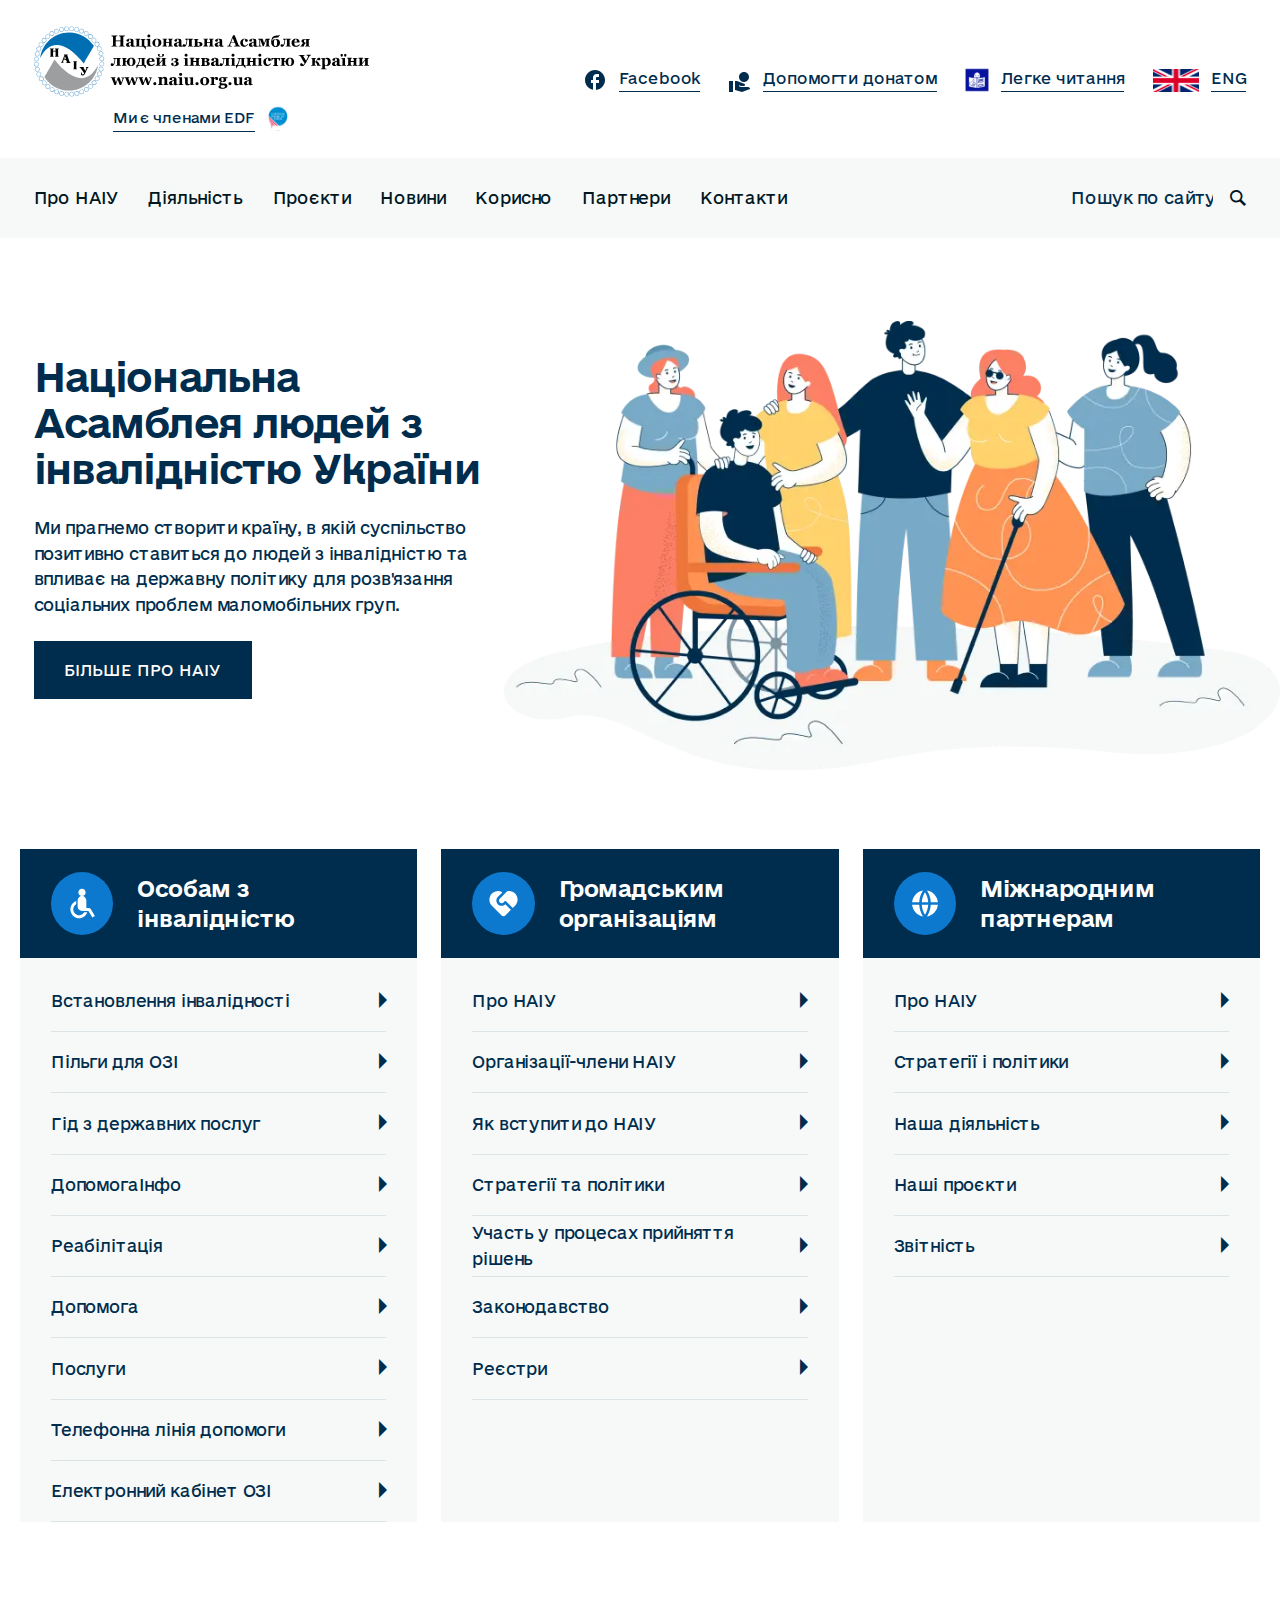
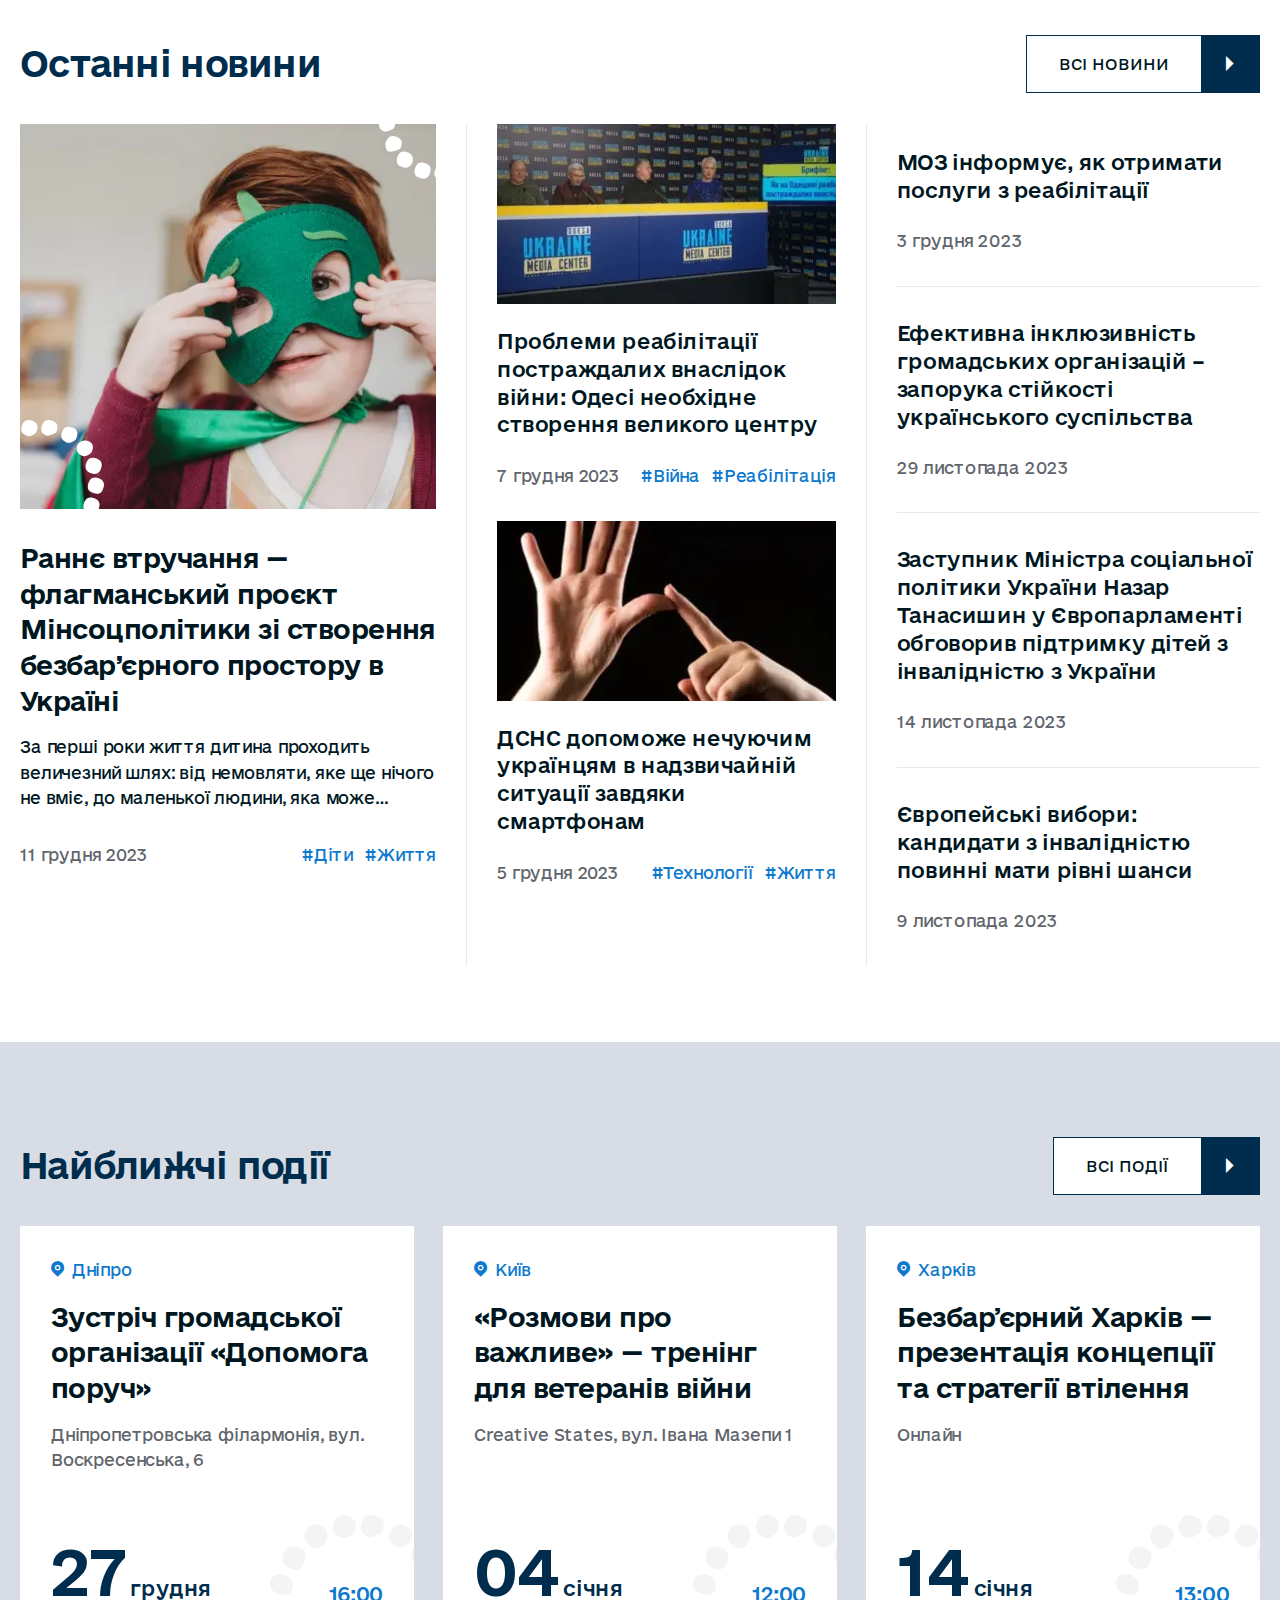
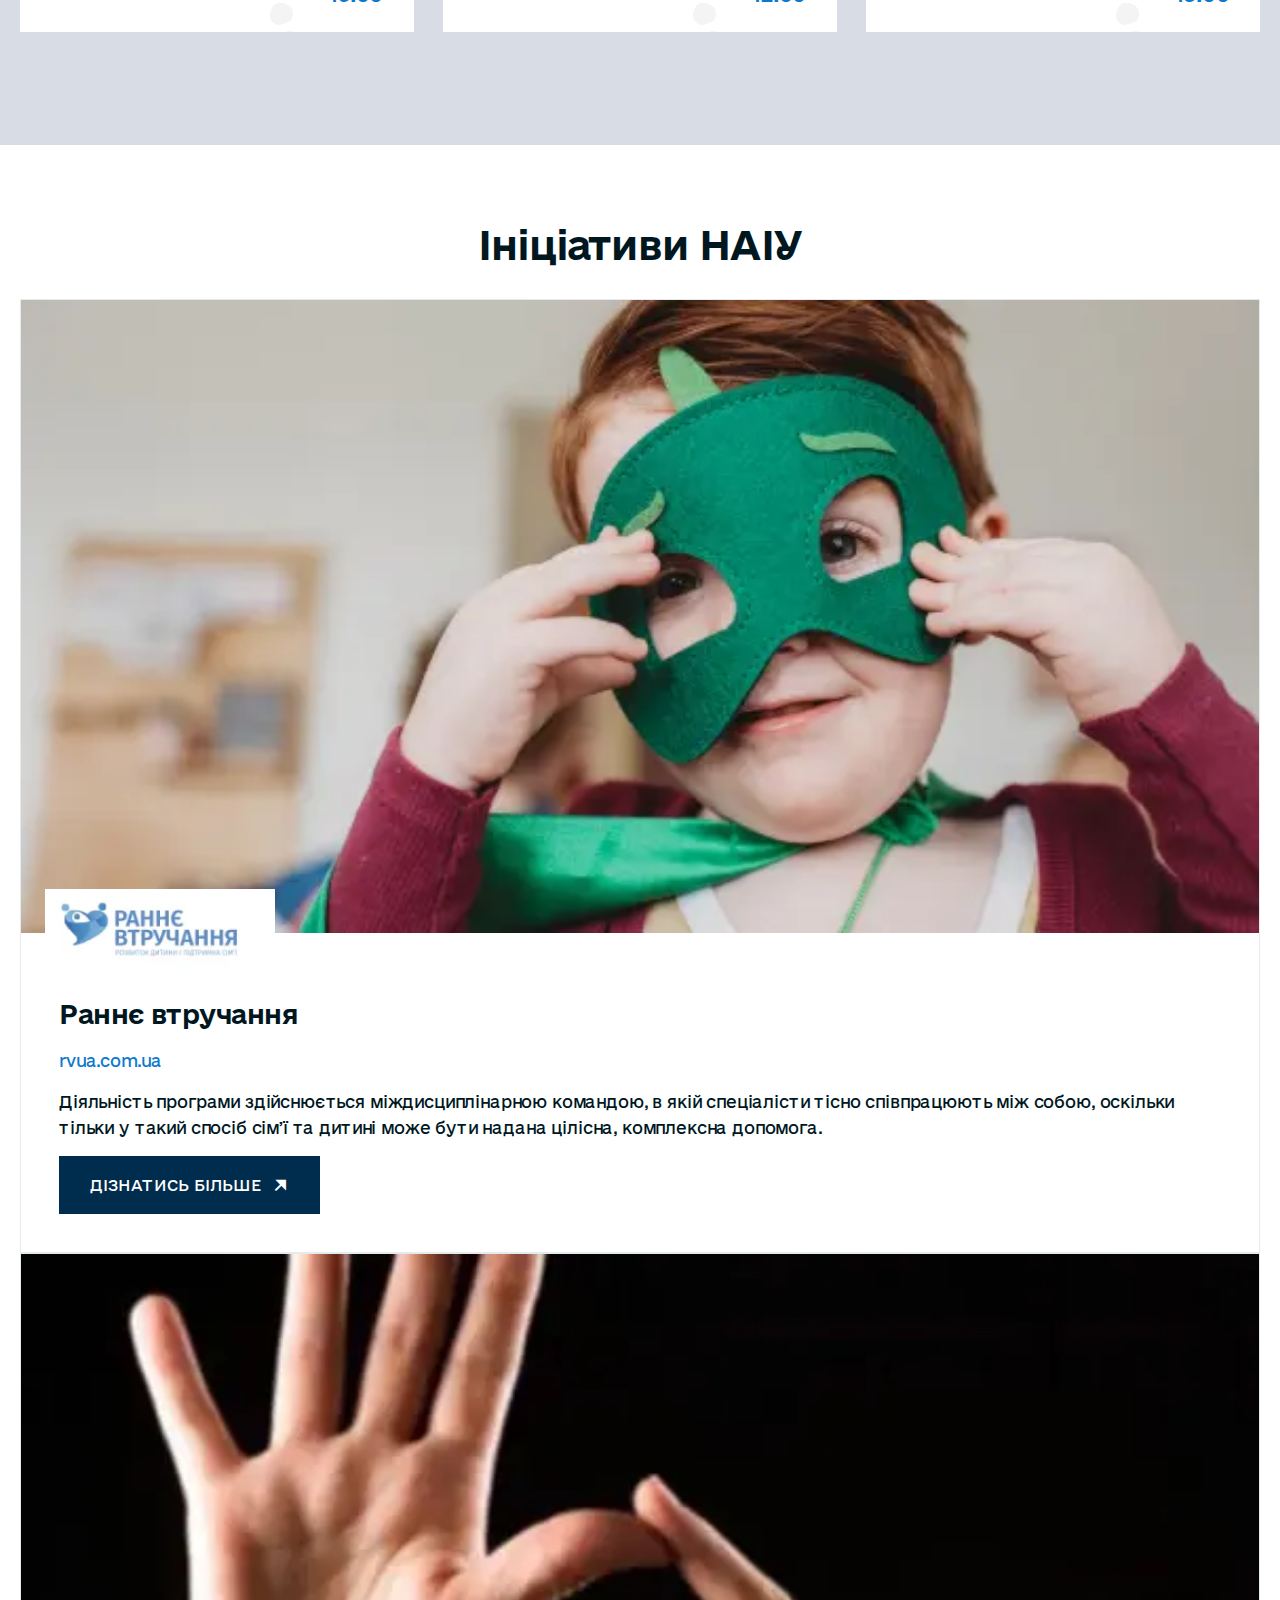
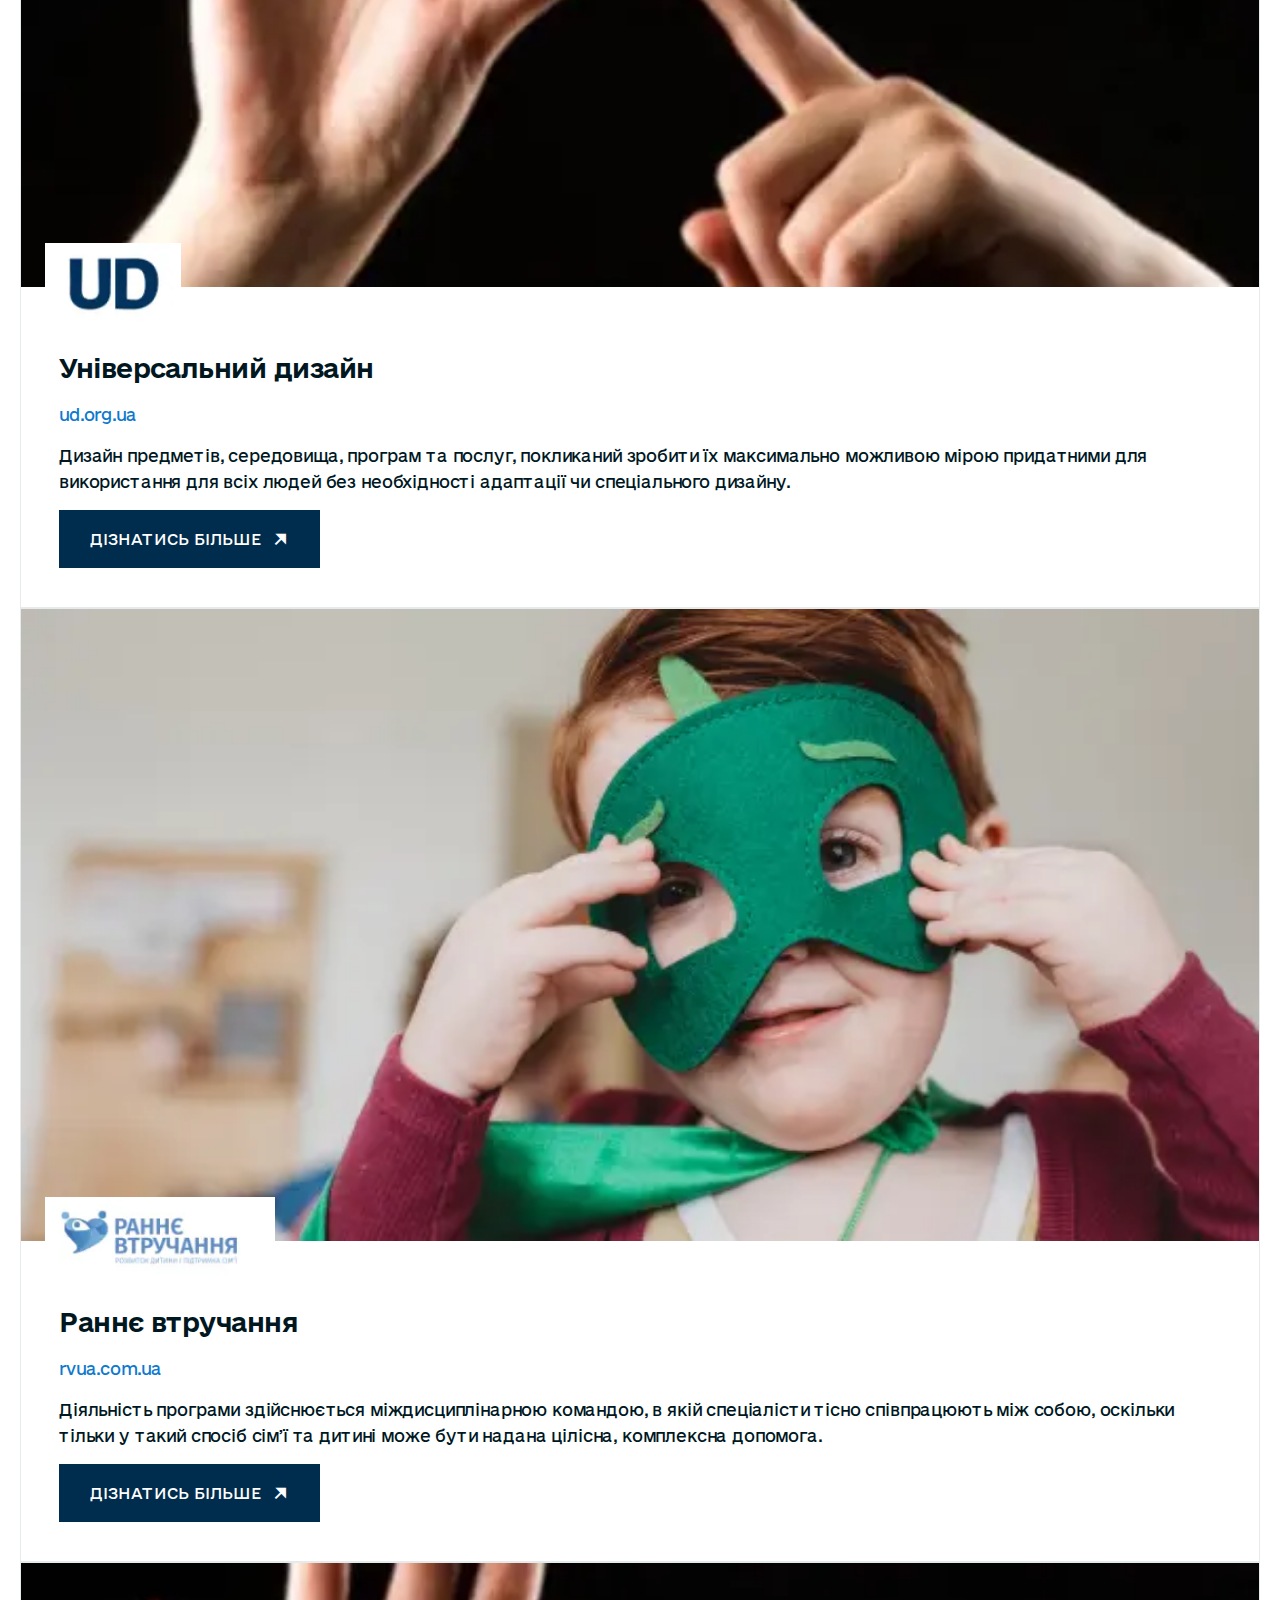
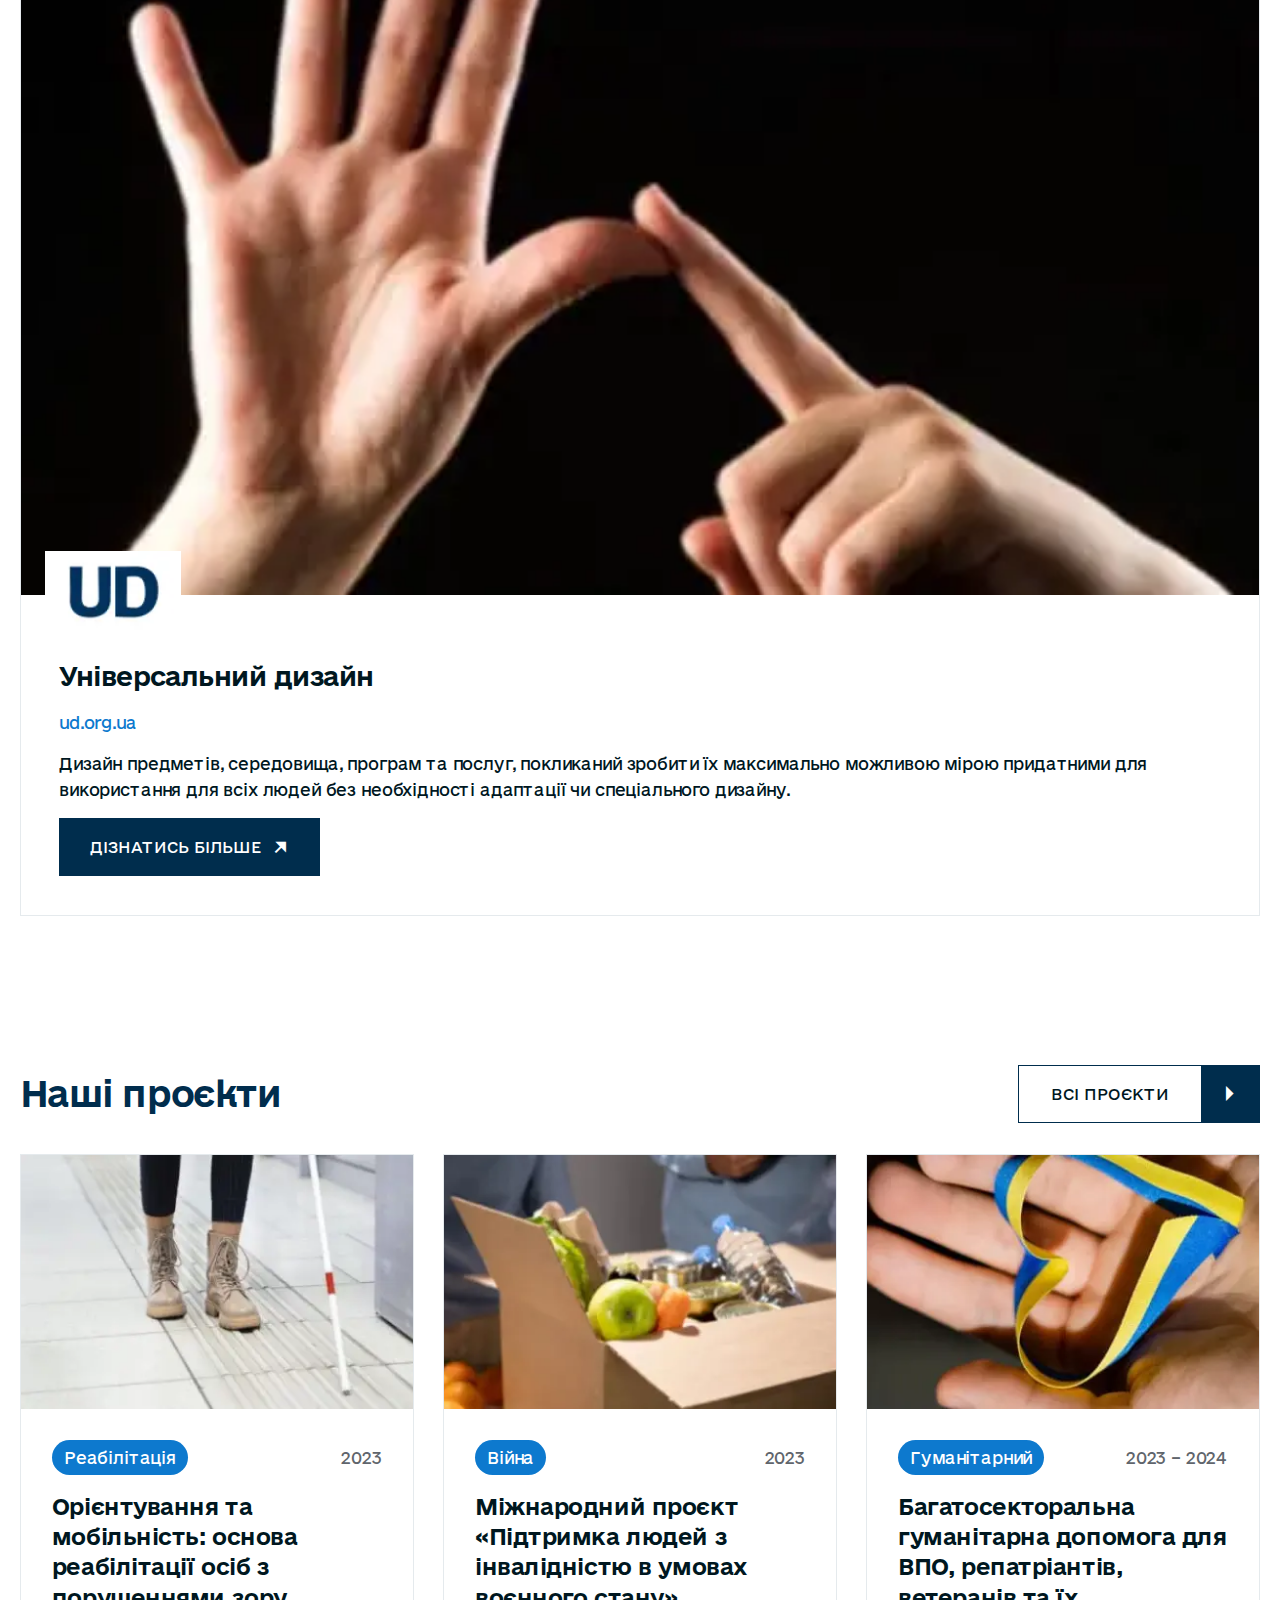
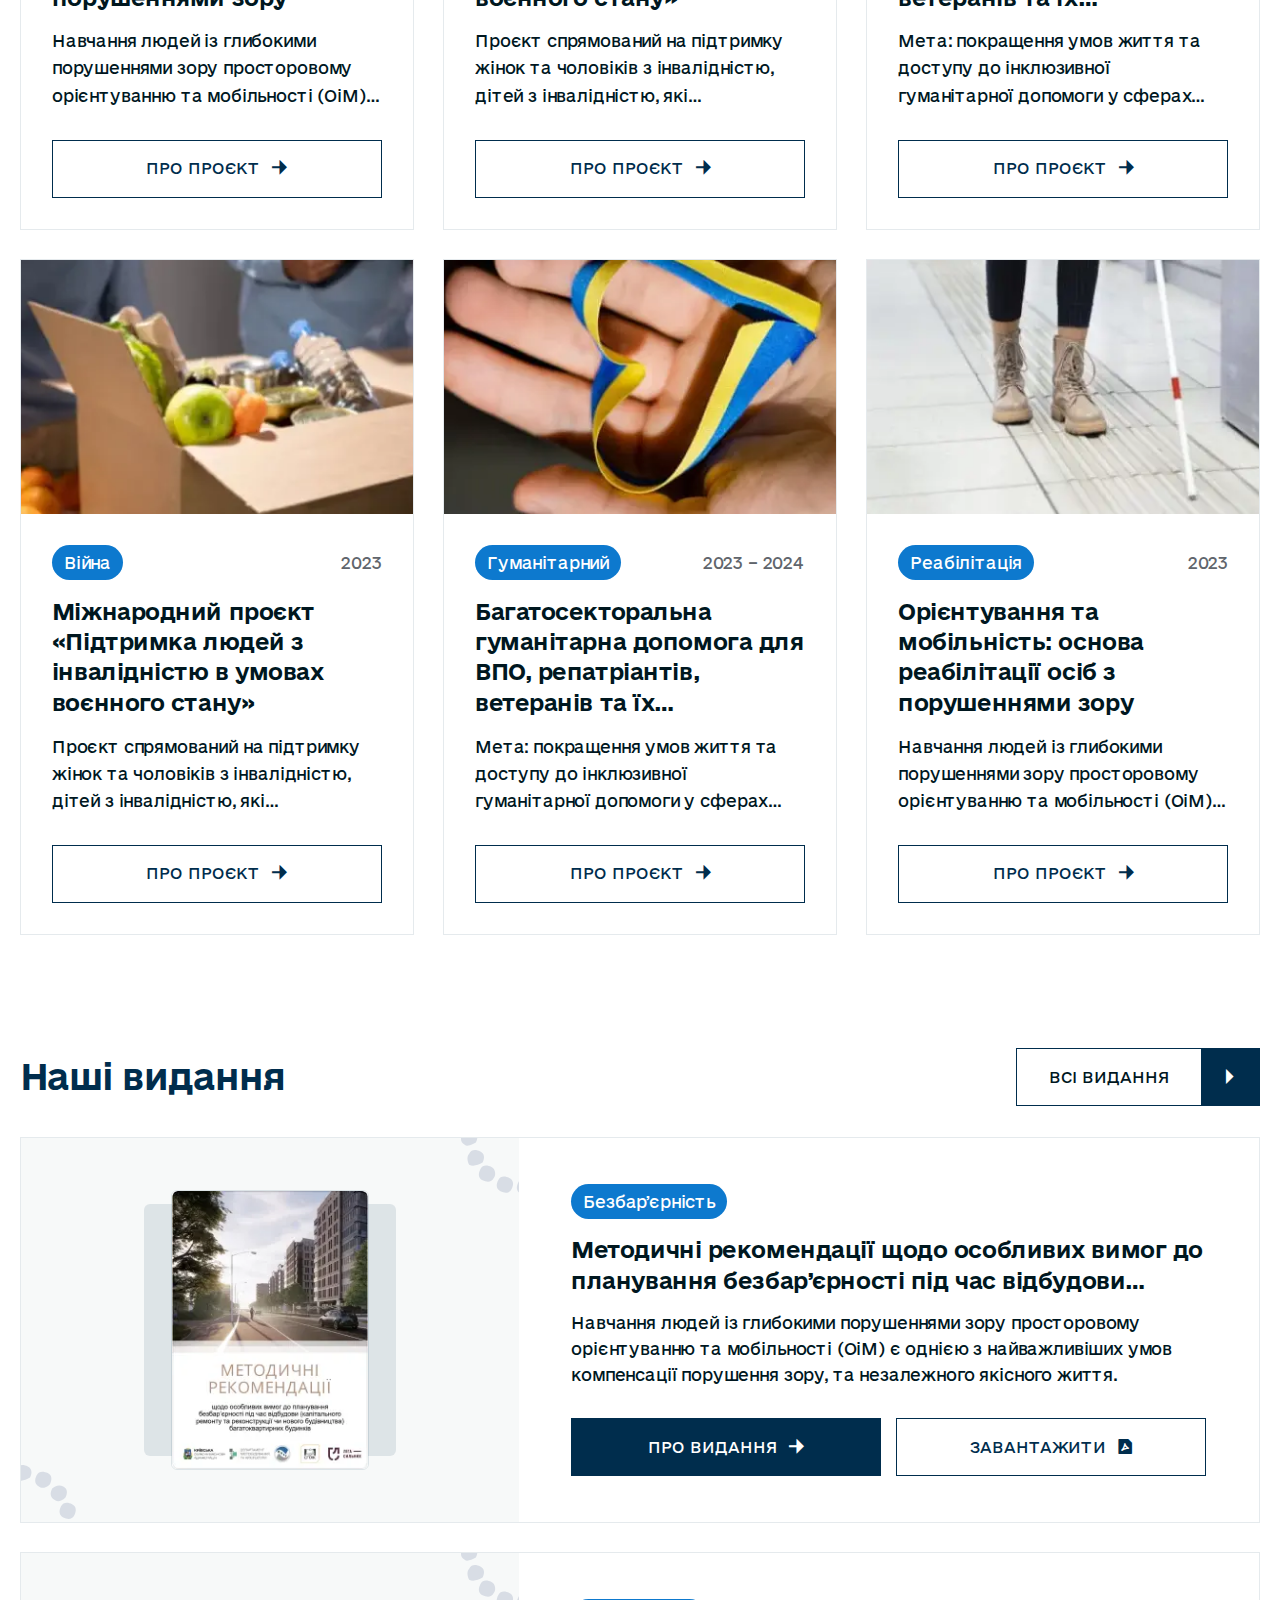
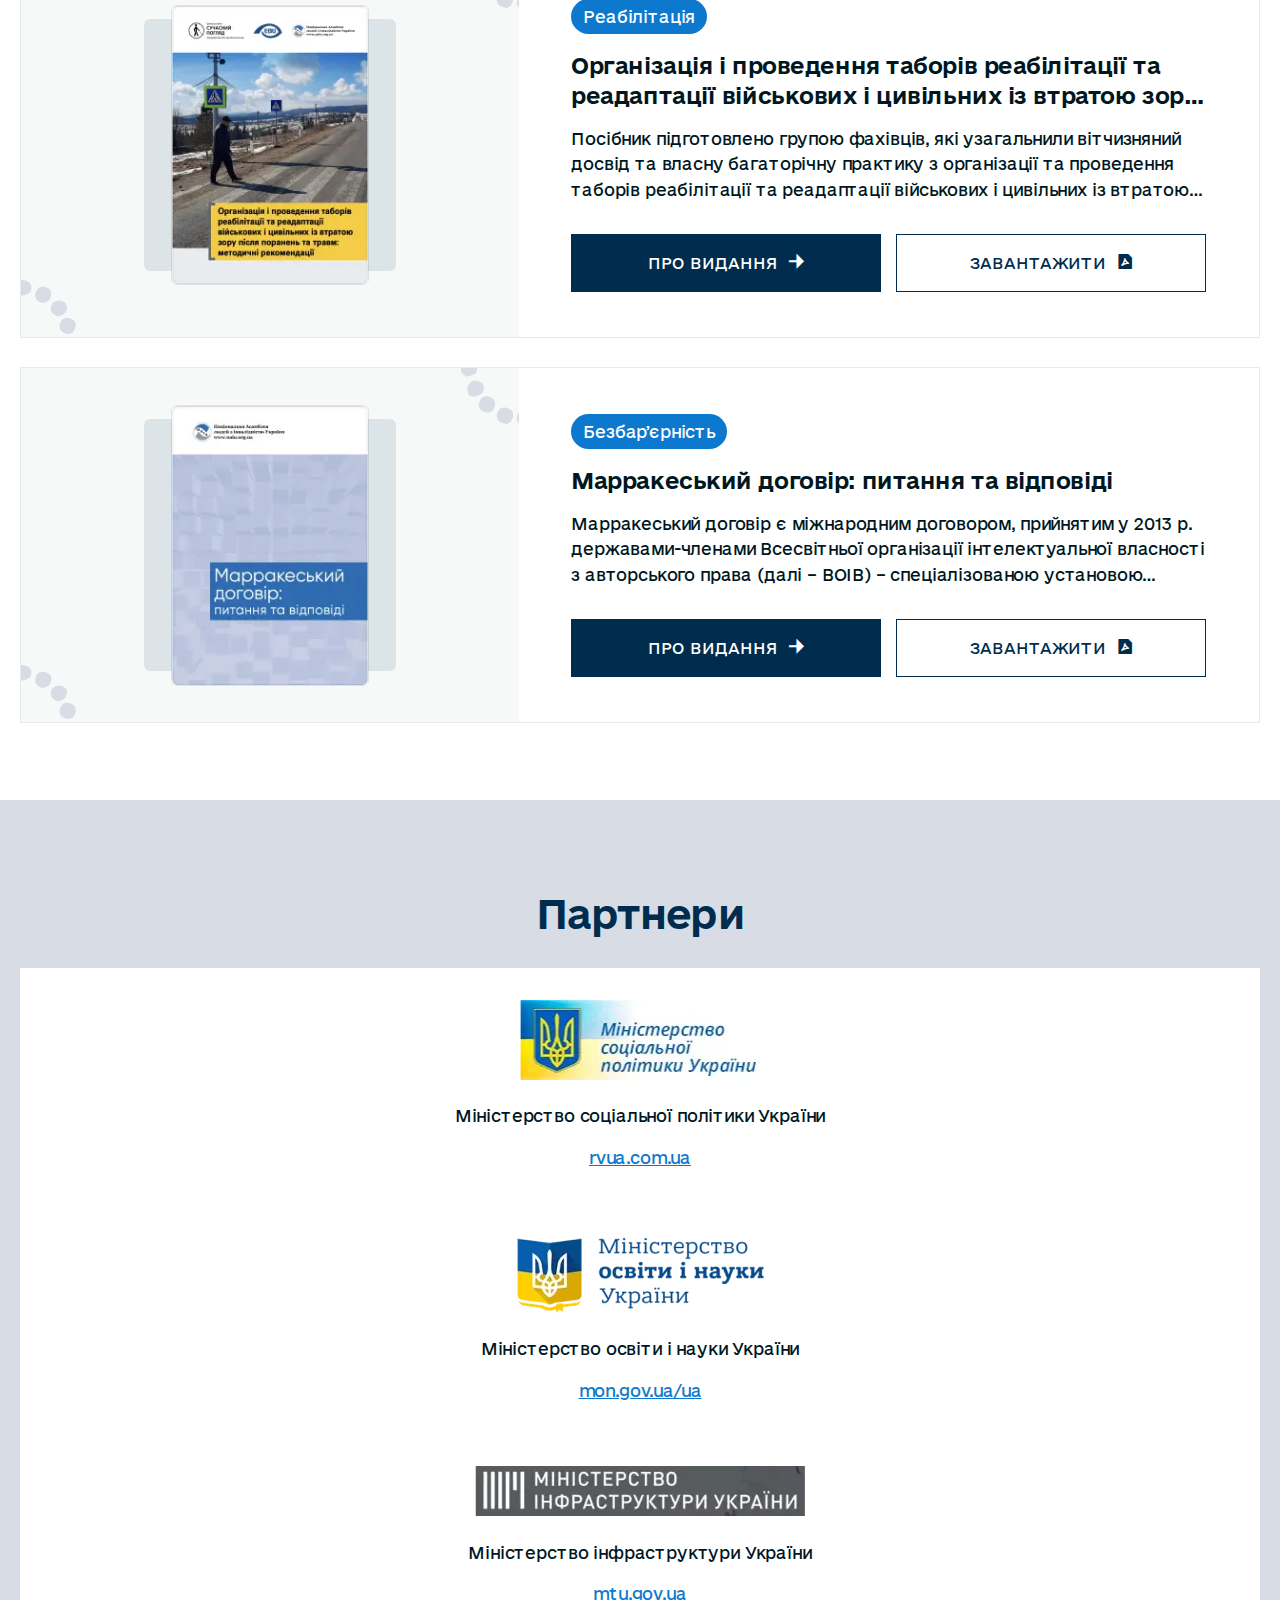
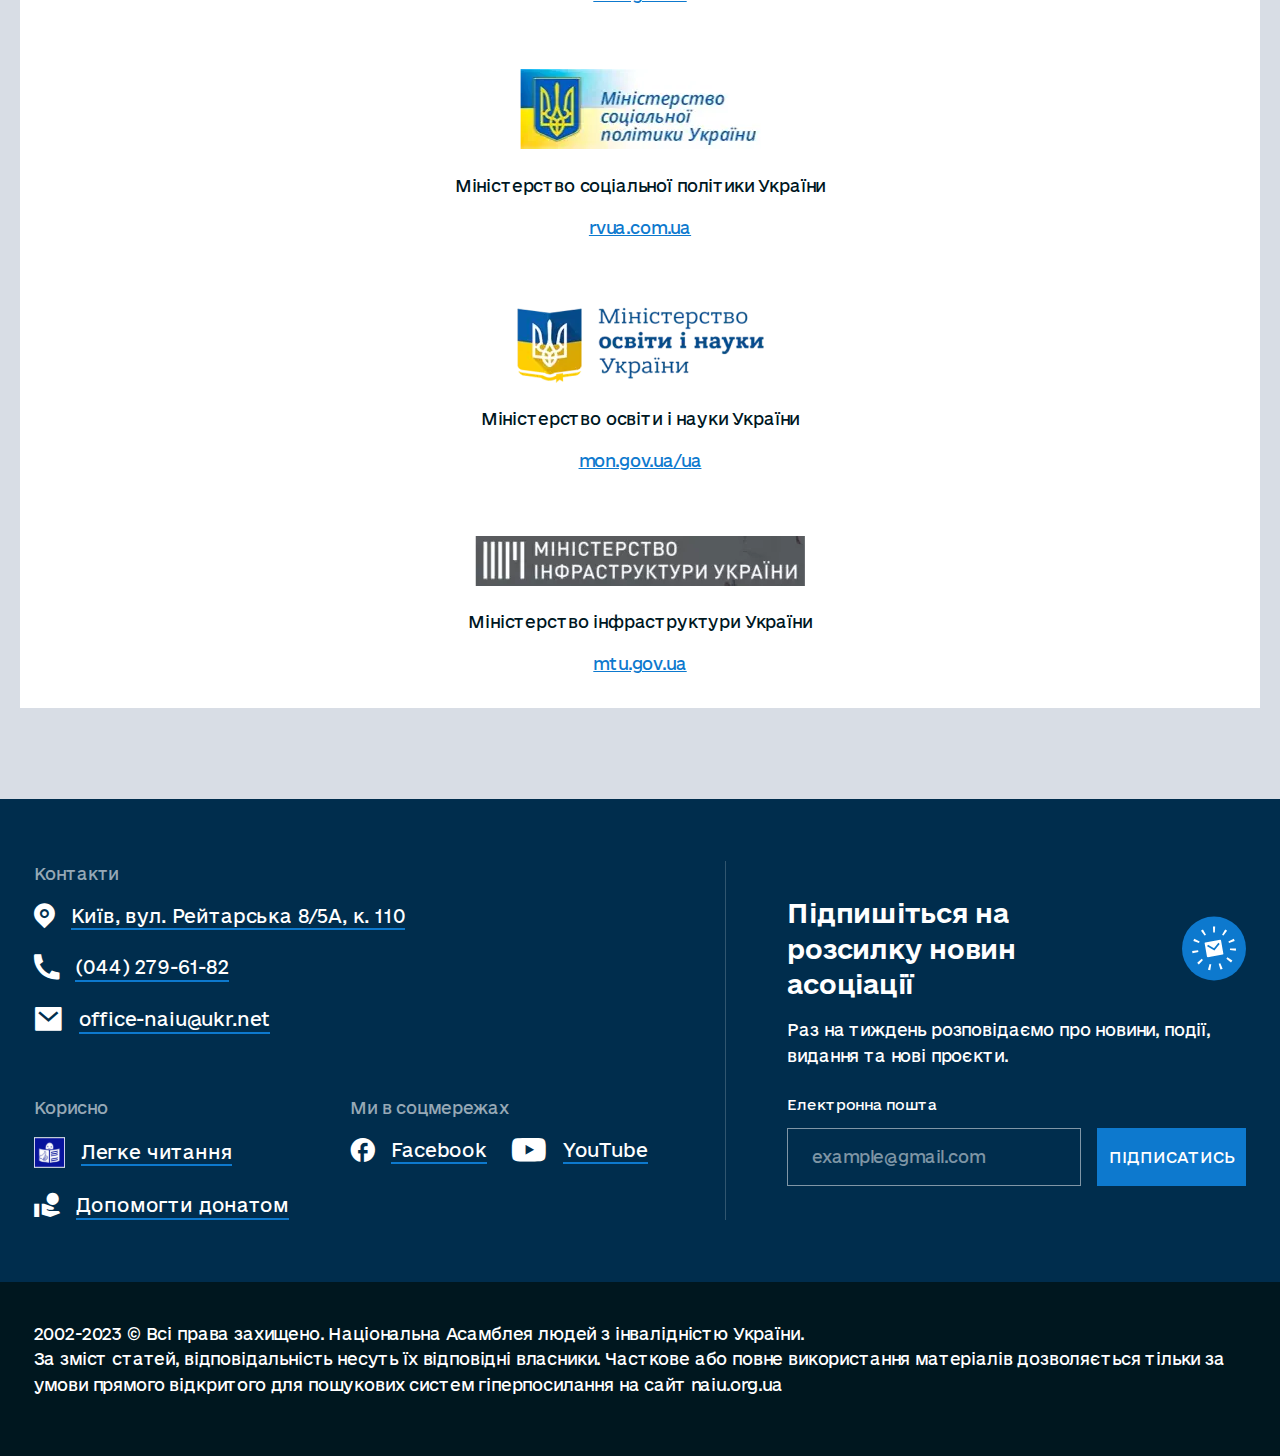
<file: index.html>
<!DOCTYPE html>
<html lang="uk">
<head>
    <meta charset="UTF-8">
    <meta http-equiv="X-UA-Compatible" content="IE=edge">
    <meta name="viewport" content="width=device-width, initial-scale=1.0">
    <link rel="stylesheet" href="css/style.min.css?_v=20240131135102">
    <title></title>
</head>

<body>
  <div class="wrapper">
    <header class="header">
  <div class="header__container">
    <div class="header__top top-header">
      <div class="top-header__inner">
        <a class="header__logo header-logo" href="index.html">
          <div class="header-logo__images">
            <img src="img/logo.svg" alt="Logotype">
          </div>
        </a>
        <a href="#" class="top-header__link top-header__link_edf" data-da=".top-header__links,767.98,2">
          <span>Ми є членами EDF</span>
          <img src="img/edf.svg" alt="">
        </a>
      </div>
      <div class="header__top-menu menu-top">
        <nav class="menu-top__body" aria-label="Top меню">
          <ul class="menu-top__list">
            <li class="menu-top__item" data-da=".menu__list,991.98,8">
              <a href="#" class="menu-top__link">
                <img src="img/facebook-top.svg" alt="">
                <span>Facebook</span>
              </a>
            </li>
            <li class="menu-top__item" data-da=".menu__list,991.98,9">
              <a href="#" class="menu-top__link">
                <img src="img/donate-top.svg" alt="">
                <span>Допомогти донатом</span>
              </a>
            </li>
            <li class="menu-top__item">
              <a href="#" class="menu-top__link menu-top__link_reading" data-da=".top-header__links,767.98,2">
                <img src="img/reading-top.svg" alt="">
                <span>Легке читання</span>
              </a>
            </li>
            <li class="menu-top__item menu-top__item_lang">
              <a href="#" class="menu-top__link">
                <img src="img/lang-en.svg" alt="">
                <span>ENG</span>
              </a>
            </li>
          </ul>
        </nav>
      </div>
      <button type="button" class="icon-menu" aria-label="Меню бургер" aria-expanded="false">
        <span></span>
      </button>
    </div>
    <div class="top-header__links"></div>
  </div>
  <div class="header__botom">
    <div class="header__container">
      <div class="header__inner">
        <div class="header__menu menu">
          <nav class="menu__body" aria-label="Головне меню">
            <ul class="menu__list">
              <li class="menu__item"><a href="about.html" class="menu__link">Про НАІУ</a></li>
              <li class="menu__item"><a href="#" class="menu__link">Діяльність</a></li>
              <li class="menu__item"><a href="projects.html" class="menu__link">Проєкти</a></li>
              <li class="menu__item"><a href="#" class="menu__link">Новини</a></li>
              <li class="menu__item"><a href="#" class="menu__link">Корисно</a></li>
              <li class="menu__item"><a href="#" class="menu__link">Партнери</a></li>
              <li class="menu__item"><a href="#" class="menu__link">Контакти</a></li>
              <li class="menu__item menu__item_form">
                <form class="search-form__item" action="#">
                  <input id="search-input" class="search-form__input" autocomplete="off" type="text" name="form[]"
                    placeholder="Пошук по сайту">
                  <button class="search-form__btn _icon-search" type="submit" aria-label="Пошук по сайту"></button>
                </form>
              </li>
            </ul>
          </nav>
        </div>
      </div>
    </div>
  </div>


</header>
    <main class="page">
      <section class="page__top top">
        <div class="top__body">
          <div class="top__content">
            <h1 class="top__title title">
              Національна Асамблея людей з інвалідністю України
            </h1>
            <div class="top__text">
              Ми прагнемо створити країну, в якій суспільство позитивно ставиться до людей з інвалідністю та впливає
              на державну політику для розв'язання соціальних проблем маломобільних груп.
            </div>
            <a class="top__btn" href="#">Більше про НАІУ</a>
          </div>
          <div class="top__images top__images-ibg top__images-ibg_contain">
            <picture><source srcset="img/top/01.webp" type="image/webp"><img src="img/top/01.png" alt="Зображення"></picture>
          </div>
        </div>
      </section>
      <section class="page__info info">
        <div class="info__container">
          <div class="info__body">
            <div class="info__column">
              <div class="info__top top-head">
                <img class="top-head__img" src="img/info/01.svg" alt="Icon">
                <h2 class="top-head__title">Особам з інвалідністю</h2>
              </div>
              <div class="info__accordion">
                <div class="accordion__section">
                  <button class="accordion__title _icon-triangle" data-accordion-target="#section-1-content"
                    aria-expanded="false">Встановлення
                    інвалідності</button>
                  <div class="accordion__content" id="section-1-content" aria-hidden="true">
                    <p>Lorem ipsum dolor sit amet consectetur adipisicing elit. Numquam quam sed repudiandae, provident
                      neque expedita
                      quisquam sit alias eos. Unde quasi autem delectus omnis maiores. Tempore aperiam a fuga. Placeat.
                    </p>
                  </div>
                </div>

                <div class="accordion__section">
                  <button class="accordion__title _icon-triangle" data-accordion-target="#section-2-content"
                    aria-expanded="false">Пільги для ОЗІ</button>
                  <div class="accordion__content" id="section-2-content" aria-hidden="true">
                    <p>Lorem ipsum dolor sit amet consectetur adipisicing elit. Numquam quam sed repudiandae, provident
                      neque expedita
                      quisquam sit alias eos. Unde quasi autem delectus omnis maiores. Tempore aperiam a fuga. Placeat.
                    </p>
                    <p>Lorem ipsum dolor sit amet consectetur adipisicing elit. Numquam quam sed repudiandae, provident
                      neque expedita
                      quisquam sit alias eos. Unde quasi autem delectus omnis maiores. Tempore aperiam a fuga. Placeat.
                    </p>
                  </div>
                </div>

                <div class="accordion__section">
                  <button class="accordion__title _icon-triangle" data-accordion-target="#section-3-content"
                    aria-expanded="false">Гід з державних послуг</button>
                  <div class="accordion__content" id="section-3-content" aria-hidden="true">
                    <p>Lorem ipsum dolor sit amet consectetur adipisicing elit. Numquam quam sed repudiandae, provident
                      neque expedita
                      quisquam sit alias eos. Unde quasi autem delectus omnis maiores. Tempore aperiam a fuga. Placeat.
                    </p>
                  </div>
                </div>

                <div class="accordion__section">
                  <button class="accordion__title _icon-triangle" data-accordion-target="#section-4-content"
                    aria-expanded="false">ДопомогаІнфо</button>
                  <div class="accordion__content" id="section-4-content" aria-hidden="true">
                    <p>Lorem ipsum dolor sit amet consectetur adipisicing elit. Numquam quam sed repudiandae, provident
                      neque expedita
                      quisquam sit alias eos. Unde quasi autem delectus omnis maiores. Tempore aperiam a fuga. Placeat.
                    </p>
                  </div>
                </div>

                <div class="accordion__section">
                  <button class="accordion__title _icon-triangle" data-accordion-target="#section-5-content"
                    aria-expanded="false">Реабілітація</button>
                  <div class="accordion__content" id="section-5-content" aria-hidden="true">
                    <p>Lorem ipsum dolor sit amet consectetur adipisicing elit. Numquam quam sed repudiandae, provident
                      neque expedita
                      quisquam sit alias eos. Unde quasi autem delectus omnis maiores. Tempore aperiam a fuga. Placeat.
                    </p>
                    <p>Lorem ipsum dolor sit amet consectetur adipisicing elit. Numquam quam sed repudiandae, provident
                      neque expedita
                      quisquam sit alias eos. Unde quasi autem delectus omnis maiores. Tempore aperiam a fuga. Placeat.
                    </p>
                  </div>
                </div>

                <div class="accordion__section">
                  <button class="accordion__title _icon-triangle" data-accordion-target="#section-6-content"
                    aria-expanded="false">Допомога</button>
                  <div class="accordion__content" id="section-6-content" aria-hidden="true">
                    <p>Lorem ipsum dolor sit amet consectetur adipisicing elit. Numquam quam sed repudiandae, provident
                      neque expedita
                      quisquam sit alias eos. Unde quasi autem delectus omnis maiores. Tempore aperiam a fuga. Placeat.
                    </p>
                  </div>
                </div>

                <div class="accordion__section">
                  <button class="accordion__title _icon-triangle" data-accordion-target="#section-7-content"
                    aria-expanded="false">Послуги</button>
                  <div class="accordion__content" id="section-7-content" aria-hidden="true">
                    <p>Lorem ipsum dolor sit amet consectetur adipisicing elit. Numquam quam sed repudiandae, provident
                      neque expedita
                      quisquam sit alias eos. Unde quasi autem delectus omnis maiores. Tempore aperiam a fuga. Placeat.
                    </p>
                  </div>
                </div>

                <div class="accordion__section">
                  <button class="accordion__title _icon-triangle" data-accordion-target="#section-8-content"
                    aria-expanded="false">Телефонна лінія допомоги</button>
                  <div class="accordion__content" id="section-8-content" aria-hidden="true">
                    <p>Lorem ipsum dolor sit amet consectetur adipisicing elit. Numquam quam sed repudiandae, provident
                      neque expedita
                      quisquam sit alias eos. Unde quasi autem delectus omnis maiores. Tempore aperiam a fuga. Placeat.
                    </p>
                  </div>
                </div>

                <div class="accordion__section">
                  <button class="accordion__title _icon-triangle" data-accordion-target="#section-9-content"
                    aria-expanded="false">Електронний кабінет ОЗІ</button>
                  <div class="accordion__content" id="section-9-content" aria-hidden="true">
                    <p>Lorem ipsum dolor sit amet consectetur adipisicing elit. Numquam quam sed repudiandae, provident
                      neque expedita
                      quisquam sit alias eos. Unde quasi autem delectus omnis maiores. Tempore aperiam a fuga. Placeat.
                    </p>
                  </div>
                </div>

              </div>
            </div>
            <div class="info__column">
              <div class="info__top top-head">
                <img class="top-head__img" src="img/info/02.svg" alt="Icon">
                <h2 class="top-head__title">Громадським організаціям</h2>
              </div>
              <div class="info__accordion">

                <div class="accordion__section">
                  <button class="accordion__title _icon-triangle" data-accordion-target="#section-10-content"
                    aria-expanded="false">Про НАІУ</button>
                  <div class="accordion__content" id="section-10-content" aria-hidden="true">
                    <p>Lorem ipsum dolor sit amet consectetur adipisicing elit. Numquam quam sed repudiandae, provident
                      neque expedita
                      quisquam sit alias eos. Unde quasi autem delectus omnis maiores. Tempore aperiam a fuga. Placeat.
                    </p>
                  </div>
                </div>

                <div class="accordion__section">
                  <button class="accordion__title _icon-triangle" data-accordion-target="#section-11-content"
                    aria-expanded="false">Організації-члени НАІУ</button>
                  <div class="accordion__content" id="section-11-content" aria-hidden="true">
                    <p>Lorem ipsum dolor sit amet consectetur adipisicing elit. Numquam quam sed repudiandae, provident
                      neque expedita
                      quisquam sit alias eos. Unde quasi autem delectus omnis maiores. Tempore aperiam a fuga. Placeat.
                    </p>
                    <p>Lorem ipsum dolor sit amet consectetur adipisicing elit. Numquam quam sed repudiandae, provident
                      neque expedita
                      quisquam sit alias eos. Unde quasi autem delectus omnis maiores. Tempore aperiam a fuga. Placeat.
                    </p>
                  </div>
                </div>

                <div class="accordion__section">
                  <button class="accordion__title _icon-triangle" data-accordion-target="#section-12-content"
                    aria-expanded="false">Як вступити до НАІУ</button>
                  <div class="accordion__content" id="section-12-content" aria-hidden="true">
                    <p>Lorem ipsum dolor sit amet consectetur adipisicing elit. Numquam quam sed repudiandae, provident
                      neque expedita
                      quisquam sit alias eos. Unde quasi autem delectus omnis maiores. Tempore aperiam a fuga. Placeat.
                    </p>
                  </div>
                </div>

                <div class="accordion__section">
                  <button class="accordion__title _icon-triangle" data-accordion-target="#section-13-content"
                    aria-expanded="false">Стратегії та політики</button>
                  <div class="accordion__content" id="section-13-content" aria-hidden="true">
                    <p>Lorem ipsum dolor sit amet consectetur adipisicing elit. Numquam quam sed repudiandae, provident
                      neque expedita
                      quisquam sit alias eos. Unde quasi autem delectus omnis maiores. Tempore aperiam a fuga. Placeat.
                    </p>
                  </div>
                </div>

                <div class="accordion__section">
                  <button class="accordion__title _icon-triangle" data-accordion-target="#section-14-content"
                    aria-expanded="false">Участь у процесах прийняття рішень</button>
                  <div class="accordion__content" id="section-14-content" aria-hidden="true">
                    <p>Lorem ipsum dolor sit amet consectetur adipisicing elit. Numquam quam sed repudiandae, provident
                      neque expedita
                      quisquam sit alias eos. Unde quasi autem delectus omnis maiores. Tempore aperiam a fuga. Placeat.
                    </p>
                    <p>Lorem ipsum dolor sit amet consectetur adipisicing elit. Numquam quam sed repudiandae, provident
                      neque expedita
                      quisquam sit alias eos. Unde quasi autem delectus omnis maiores. Tempore aperiam a fuga. Placeat.
                    </p>
                  </div>
                </div>

                <div class="accordion__section">
                  <button class="accordion__title _icon-triangle" data-accordion-target="#section-15-content"
                    aria-expanded="false">Законодавство</button>
                  <div class="accordion__content" id="section-15-content" aria-hidden="true">
                    <p>Lorem ipsum dolor sit amet consectetur adipisicing elit. Numquam quam sed repudiandae, provident
                      neque expedita
                      quisquam sit alias eos. Unde quasi autem delectus omnis maiores. Tempore aperiam a fuga. Placeat.
                    </p>
                  </div>
                </div>

                <div class="accordion__section">
                  <button class="accordion__title _icon-triangle" data-accordion-target="#section-16-content"
                    aria-expanded="false">Реєстри</button>
                  <div class="accordion__content" id="section-16-content" aria-hidden="true">
                    <p>Lorem ipsum dolor sit amet consectetur adipisicing elit. Numquam quam sed repudiandae, provident
                      neque expedita
                      quisquam sit alias eos. Unde quasi autem delectus omnis maiores. Tempore aperiam a fuga. Placeat.
                    </p>
                  </div>
                </div>

              </div>
            </div>
            <div class="info__column">
              <div class="info__top top-head">
                <img class="top-head__img" src="img/info/03.svg" alt="Icon">
                <h2 class="top-head__title">Міжнародним партнерам</h2>
              </div>
              <div class="info__accordion">

                <div class="accordion__section">
                  <button class="accordion__title _icon-triangle" data-accordion-target="#section-17-content"
                    aria-expanded="false">Про НАІУ</button>
                  <div class="accordion__content" id="section-17-content" aria-hidden="true">
                    <p>Lorem ipsum dolor sit amet consectetur adipisicing elit. Numquam quam sed repudiandae, provident
                      neque expedita
                      quisquam sit alias eos. Unde quasi autem delectus omnis maiores. Tempore aperiam a fuga. Placeat.
                    </p>
                  </div>
                </div>

                <div class="accordion__section">
                  <button class="accordion__title _icon-triangle" data-accordion-target="#section-18-content"
                    aria-expanded="false">Стратегії і політики</button>
                  <div class="accordion__content" id="section-18-content" aria-hidden="true">
                    <p>Lorem ipsum dolor sit amet consectetur adipisicing elit. Numquam quam sed repudiandae, provident
                      neque expedita
                      quisquam sit alias eos. Unde quasi autem delectus omnis maiores. Tempore aperiam a fuga. Placeat.
                    </p>
                    <p>Lorem ipsum dolor sit amet consectetur adipisicing elit. Numquam quam sed repudiandae, provident
                      neque expedita
                      quisquam sit alias eos. Unde quasi autem delectus omnis maiores. Tempore aperiam a fuga. Placeat.
                    </p>
                  </div>
                </div>

                <div class="accordion__section">
                  <button class="accordion__title _icon-triangle" data-accordion-target="#section-19-content"
                    aria-expanded="false">Наша діяльність</button>
                  <div class="accordion__content" id="section-19-content" aria-hidden="true">
                    <p>Lorem ipsum dolor sit amet consectetur adipisicing elit. Numquam quam sed repudiandae, provident
                      neque expedita
                      quisquam sit alias eos. Unde quasi autem delectus omnis maiores. Tempore aperiam a fuga. Placeat.
                    </p>
                  </div>
                </div>

                <div class="accordion__section">
                  <button class="accordion__title _icon-triangle" data-accordion-target="#section-20-content"
                    aria-expanded="false">Наші проєкти</button>
                  <div class="accordion__content" id="section-20-content" aria-hidden="true">
                    <p>Lorem ipsum dolor sit amet consectetur adipisicing elit. Numquam quam sed repudiandae, provident
                      neque expedita
                      quisquam sit alias eos. Unde quasi autem delectus omnis maiores. Tempore aperiam a fuga. Placeat.
                    </p>
                  </div>
                </div>

                <div class="accordion__section">
                  <button class="accordion__title _icon-triangle" data-accordion-target="#section-21-content"
                    aria-expanded="false">Звітність</button>
                  <div class="accordion__content" id="section-21-content" aria-hidden="true">
                    <p>Lorem ipsum dolor sit amet consectetur adipisicing elit. Numquam quam sed repudiandae, provident
                      neque expedita
                      quisquam sit alias eos. Unde quasi autem delectus omnis maiores. Tempore aperiam a fuga. Placeat.
                    </p>
                    <p>Lorem ipsum dolor sit amet consectetur adipisicing elit. Numquam quam sed repudiandae, provident
                      neque expedita
                      quisquam sit alias eos. Unde quasi autem delectus omnis maiores. Tempore aperiam a fuga. Placeat.
                    </p>
                  </div>
                </div>

              </div>
            </div>
          </div>
        </div>
      </section>
      <section class="page__news news">
        <div class="news__container">
          <div class="news__top top-block">
            <h2 class="top-block__title">
              Останні новини
            </h2>
            <a class="top-block__btn _icon-triangle" href="#" data-da=".news__body,767.98,3">
              Всі новини
            </a>
          </div>
          <div class="news__body">
            <div class="news__inner">
              <div class="news__left">
                <article class="news__item item-news">
                  <a class="item-news__images-ibg" href="#">
                    <picture><source srcset="img/news/01.webp" type="image/webp"><img src="img/news/01.jpg" alt="Зображення"></picture>
                  </a>
                  <div class="item-news__content">
                    <h3>
                      <a href="#">Раннє втручання — флагманський проєкт Мінсоцполітики зі створення безбар’єрного
                        простору в Україні</a>
                    </h3>
                    <p>
                      За перші роки життя дитина проходить величезний шлях: від немовляти, яке ще нічого не вміє, до
                      маленької людини, яка
                      може ходити, танцювати, займатися спортом; розмовляти, формулювати свої бажання, озвучувати думки;
                      цікавитися творчістю
                      і мати власні уподобання.
                    </p>
                    <div class="news__tags">
                      <a class="news__date" href="#">11 грудня 2023</a>
                      <a class="news__tags-link" href="#">#Діти</a>
                      <a class="news__tags-link" href="#">#Життя</a>
                    </div>
                  </div>
                </article>
              </div>
              <div class="news__right">
                <article class="news__item item-news_litle">
                  <a class="news__images-ibg" href="#">
                    <picture><source srcset="img/news/02.webp" type="image/webp"><img src="img/news/02.jpg" alt="Зображення"></picture>
                  </a>
                  <div class="news__content">
                    <h3>
                      <a href="#">
                        Проблеми реабілітації постраждалих внаслідок війни: Одесі необхідне створення великого центру
                      </a>
                    </h3>
                    <div class="news__tags">
                      <a class="news__date" href="#">7 грудня 2023</a>
                      <a class="news__tags-link" href="#">#Війна</a>
                      <a class="news__tags-link" href="#">#Реабілітація</a>
                    </div>
                  </div>
                </article>
                <article class="news__item item-news_litle">
                  <a class="news__images-ibg" href="#">
                    <picture><source srcset="img/news/03.webp" type="image/webp"><img src="img/news/03.jpg" alt="Зображення"></picture>
                  </a>
                  <div class="news__content">
                    <h3>
                      <a href="#">
                        ДСНС допоможе нечуючим українцям в надзвичайній ситуації завдяки смартфонам
                      </a>
                    </h3>
                    <div class="news__tags">
                      <a class="news__date" href="#">5 грудня 2023</a>
                      <a class="news__tags-link" href="#">#Технології</a>
                      <a class="news__tags-link" href="#">#Життя</a>
                    </div>
                  </div>
                </article>
              </div>
            </div>
            <div class="news__feed">
              <ul class="news-feed-grid">
                <li class="news-feed-grid__item">
                  <article class="news-feed__item">
                    <h3>
                      МОЗ інформує, як отримати послуги з реабілітації
                    </h3>
                    <a class="news-feed__date" href="#">3 грудня 2023</a>
                  </article>
                </li>
                <li class="news-feed-grid__item">
                  <article class="news-feed__item">
                    <h3 class="news-feed__title">
                      Ефективна інклюзивність громадських організацій – запорука стійкості українського суспільства
                    </h3>
                    <a class="news-feed__date" href="#">29 листопада 2023</a>
                  </article>
                </li>
                <li class="news-feed-grid__item">
                  <article class="news-feed__item">
                    <h3 class="news-feed__title">
                      Заступник Міністра соціальної політики України Назар Танасишин у Європарламенті обговорив
                      підтримку дітей з інвалідністю
                      з України
                    </h3>
                    <a class="news-feed__date" href="#">14 листопада 2023</a>
                  </article>
                </li>
                <li class="news-feed-grid__item">
                  <article class="news-feed__item">
                    <h3 class="news-feed__title">
                      Європейські вибори: кандидати з інвалідністю повинні мати рівні шанси
                    </h3>
                    <a class="news-feed__date" href="#">9 листопада 2023</a>
                  </article>
                </li>
              </ul>
            </div>
          </div>
        </div>
      </section>
      <section class="page__events events">
        <div class="events__container">
          <div class="events__top top-block">
            <h2 class="top-block__title">
              Найближчі події
            </h2>
            <a class="top-block__btn _icon-triangle" href="#" data-da=".events__container,767.98,3">
              Всі події
            </a>
          </div>
          <ul class="events-grid">
            <li class="events-grid__item">
              <article class="events__item item-events">
                <div class="item-events__top">
                  <div class="item-events__location _icon-location">Дніпро</div>
                  <h3 class="item-events__title">
                    <a href="#">
                      Зустріч громадської організації «Допомога поруч»
                    </a>
                  </h3>
                  <div class="item-events__address">
                    Дніпропетровська філармонія, вул. Воскресенська, 6
                  </div>
                </div>
                <div class="item-events__bottom">
                  <div class="item-events__date"><span>27</span>грудня</div>
                  <div class="item-events__time">16:00</div>
                </div>
              </article>
            </li>
            <li class="events-grid__item">
              <article class="events__item item-events">
                <div class="item-events__top">
                  <div class="item-events__location _icon-location">Київ</div>
                  <h3 class="item-events__title">
                    <a href="#">
                      «Розмови про важливе» — тренінг для ветеранів війни
                    </a>
                  </h3>
                  <div class="item-events__address">
                    Creative States, вул. Івана Мазепи 1
                  </div>
                </div>
                <div class="item-events__bottom">
                  <div class="item-events__date"><span>04</span>січня</div>
                  <div class="item-events__time">12:00</div>
                </div>
              </article>
            </li>
            <li class="events-grid__item">
              <article class="events__item item-events">
                <div class="item-events__top">
                  <div class="item-events__location _icon-location">Харків</div>
                  <h3 class="item-events__title">
                    <a href="#">
                      Безбарʼєрний Харків — презентація концепції та стратегії втілення
                    </a>
                  </h3>
                  <div class="item-events__address">
                    Онлайн
                  </div>
                </div>
                <div class="item-events__bottom">
                  <div class="item-events__date"><span>14</span>січня</div>
                  <div class="item-events__time">13:00</div>
                </div>
              </article>
            </li>
          </ul>
        </div>
      </section>
      <section class="page__initiatives initiatives">
        <div class="initiatives__container">
          <div class="initiatives__body">
            <h2 class="initiatives__title">
              Ініціативи НАІУ
            </h2>
            <ul class="initiatives__slider slider-initiatives">
              <li class="slider-initiatives-item">
                <article class="slider-initiatives__item">
                  <a class="slider-initiatives__images" href="#">
                    <picture><source srcset="img/initiatives/01.webp" type="image/webp"><img class="slider-initiatives__img" src="img/initiatives/01.jpg" alt="Зображення"></picture>
                    <picture><source srcset="img/initiatives/logo-01.webp" type="image/webp"><img class="slider-initiatives__logo" src="img/initiatives/logo-01.png" alt="Logotype"></picture>
                  </a>
                  <div class="slider-initiatives__content">
                    <h3>
                      <a href="#">
                        Раннє втручання
                      </a>
                    </h3>
                    <a class="slider-initiatives__link" href="#">
                      rvua.com.ua
                    </a>
                    <p>
                      Діяльність програми здійснюється міждисциплінарною командою, в якій спеціалісти тісно співпрацюють
                      між собою, оскільки
                      тільки у такий спосіб сімʼї та дитині може бути надана цілісна, комплексна допомога.
                    </p>
                    <a class="slider-initiatives__btn _icon-arrow" href="#">Дізнатись більше</a>
                  </div>
                </article>
              </li>
              <li class="slider-initiatives-item">
                <article class="slider-initiatives__item">
                  <a class="slider-initiatives__images" href="#">
                    <picture><source srcset="img/initiatives/02.webp" type="image/webp"><img class="slider-initiatives__img" src="img/initiatives/02.jpg" alt="Зображення"></picture>
                    <picture><source srcset="img/initiatives/logo-02.webp" type="image/webp"><img class="slider-initiatives__logo" src="img/initiatives/logo-02.png" alt="Logotype"></picture>
                  </a>
                  <div class="slider-initiatives__content">
                    <h3>
                      <a href="#">
                        Універсальний дизайн
                      </a>
                    </h3>
                    <a class="slider-initiatives__link" href="#">
                      ud.org.ua
                    </a>
                    <p>
                      Дизайн предметів, середовища, програм та послуг, покликаний зробити їх максимально можливою мірою
                      придатними для
                      використання для всіх людей без необхідності адаптації чи спеціального дизайну.
                    </p>
                    <a class="slider-initiatives__btn _icon-arrow" href="#">Дізнатись більше</a>
                  </div>
                </article>
              </li>
              <li class="slider-initiatives-item">
                <article class="slider-initiatives__item">
                  <a class="slider-initiatives__images" href="#">
                    <picture><source srcset="img/initiatives/01.webp" type="image/webp"><img class="slider-initiatives__img" src="img/initiatives/01.jpg" alt="Зображення"></picture>
                    <picture><source srcset="img/initiatives/logo-01.webp" type="image/webp"><img class="slider-initiatives__logo" src="img/initiatives/logo-01.png" alt="Logotype"></picture>
                  </a>
                  <div class="slider-initiatives__content">
                    <h3>
                      <a href="#">
                        Раннє втручання
                      </a>
                    </h3>
                    <a class="slider-initiatives__link" href="#">
                      rvua.com.ua
                    </a>
                    <p>
                      Діяльність програми здійснюється міждисциплінарною командою, в якій спеціалісти тісно співпрацюють
                      між собою,
                      оскільки
                      тільки у такий спосіб сімʼї та дитині може бути надана цілісна, комплексна допомога.
                    </p>
                    <a class="slider-initiatives__btn _icon-arrow" href="#">Дізнатись більше</a>
                  </div>
                </article>
              </li>
              <li class="slider-initiatives-item">
                <article class="slider-initiatives__item">
                  <a class="slider-initiatives__images" href="#">
                    <picture><source srcset="img/initiatives/02.webp" type="image/webp"><img class="slider-initiatives__img" src="img/initiatives/02.jpg" alt="Зображення"></picture>
                    <picture><source srcset="img/initiatives/logo-02.webp" type="image/webp"><img class="slider-initiatives__logo" src="img/initiatives/logo-02.png" alt="Logotype"></picture>
                  </a>
                  <div class="slider-initiatives__content">
                    <h3>
                      <a href="#">
                        Універсальний дизайн
                      </a>
                    </h3>
                    <a class="slider-initiatives__link" href="#">
                      ud.org.ua
                    </a>
                    <p>
                      Дизайн предметів, середовища, програм та послуг, покликаний зробити їх максимально можливою мірою
                      придатними для
                      використання для всіх людей без необхідності адаптації чи спеціального дизайну.
                    </p>
                    <a class="slider-initiatives__btn _icon-arrow" href="#">Дізнатись більше</a>
                  </div>
                </article>
              </li>
            </ul>
            <div class="screen-reader-text" aria-live="polite">Слайд <span class="current-slide">1</span> з <span
                class="total-slides">10</span>
            </div>
            <!-- <ul class="initiatives-grid">
              <li class="initiatives-grid-item">
                <article class="slider-initiatives__item">

                  <a class="slider-initiatives__images" href="#">
                    <picture><source srcset="img/initiatives/01.webp" type="image/webp"><img class="slider-initiatives__img" src="img/initiatives/01.jpg" alt="Зображення"></picture>
                    <picture><source srcset="img/initiatives/logo-01.webp" type="image/webp"><img class="slider-initiatives__logo" src="img/initiatives/logo-01.png" alt="Logotype"></picture>
                  </a>


                  <div class="slider-initiatives__content">
                    <h3>
                      <a href="#">
                        Раннє втручання
                      </a>
                    </h3>
                    <a class="slider-initiatives__link" href="#">
                      rvua.com.ua
                    </a>
                    <p>
                      Діяльність програми здійснюється міждисциплінарною командою, в якій спеціалісти тісно співпрацюють
                      між собою, оскільки
                      тільки у такий спосіб сімʼї та дитині може бути надана цілісна, комплексна допомога.
                    </p>
                    <a class="slider-initiatives__btn _icon-arrow" href="#">Дізнатись більше</a>
                  </div>
                </article>
              </li>
              <li class="nitiatives-grid-item">
                <article class="slider-initiatives__item">

                  <a class="slider-initiatives__images" href="#">
                    <picture><source srcset="img/initiatives/02.webp" type="image/webp"><img class="slider-initiatives__img" src="img/initiatives/02.jpg" alt="Зображення"></picture>
                    <picture><source srcset="img/initiatives/logo-02.webp" type="image/webp"><img class="slider-initiatives__logo" src="img/initiatives/logo-02.png" alt="Logotype"></picture>
                  </a>


                  <div class="slider-initiatives__content">
                    <h3>
                      <a href="#">
                        Універсальний дизайн
                      </a>
                    </h3>
                    <a class="slider-initiatives__link" href="#">
                      ud.org.ua
                    </a>
                    <p>
                      Дизайн предметів, середовища, програм та послуг, покликаний зробити їх максимально можливою мірою
                      придатними для
                      використання для всіх людей без необхідності адаптації чи спеціального дизайну.
                    </p>
                    <a class="slider-initiatives__btn _icon-arrow" href="#">Дізнатись більше</a>
                  </div>
                </article>
              </li>
            </ul> -->
            <button class="show-more__btn show-more-initiatives">показати більше</button>
          </div>
        </div>
      </section>
      <section class="page__projects projects">
        <div class="projects__container">
          <div class="projects__top top-block">
            <h2 class="top-block__title">
              Наші проєкти
            </h2>
            <a class="top-block__btn _icon-triangle" href="#" data-da=".projects__container,767.98,3">
              Всі проєкти
            </a>
          </div>
          <ul class="projects-grid">
            <li class="projects-grid__item">
              <article class="projects__item item-projects">
                <a class="item-projects__images-ibg" href="#">
                  <picture><source srcset="img/projects/01.webp" type="image/webp"><img src="img/projects/01.jpg" alt="Зображення"></picture>
                </a>
                <div class="item-projects__content">
                  <div class="item-projects__tags">
                    <a class="item-projects__tag tag-item" href="#">Реабілітація</a>
                    <a class="item-projects__date" href="#">2023</a>
                  </div>
                  <h3 class="item-projects__title">
                    <a href="#">
                      Орієнтування та мобільність: основа реабілітації осіб з порушеннями зору
                    </a>
                  </h3>
                  <div class="item-projects__text">
                    Навчання людей із глибокими порушеннями зору просторовому орієнтуванню та мобільності (ОіМ) є однією
                    з найважливіших
                    умов компенсації порушення зору, та незалежного якісного життя.
                  </div>
                  <a class="item-projects__btn _icon-arrow" href="#">про проєкт</a>
                </div>
              </article>
            </li>

            <li class="projects-grid__item">
              <article class="projects__item item-projects">
                <a class="item-projects__images-ibg" href="#">
                  <picture><source srcset="img/projects/02.webp" type="image/webp"><img src="img/projects/02.jpg" alt="Зображення"></picture>
                </a>
                <div class="item-projects__content">
                  <div class="item-projects__tags">
                    <a class="item-projects__tag tag-item" href="#">Війна</a>
                    <a class="item-projects__date" href="#">2023</a>
                  </div>
                  <h3 class="item-projects__title">
                    <a href="#">
                      Міжнародний проєкт «Підтримка людей з інвалідністю в умовах воєнного стану»
                    </a>
                  </h3>
                  <div class="item-projects__text">
                    Проєкт спрямований на підтримку жінок та чоловіків з інвалідністю, дітей з інвалідністю, які
                    страждають від війни та
                    посилення лідерства.
                  </div>
                  <a class="item-projects__btn _icon-arrow" href="#">про проєкт</a>
                </div>
              </article>
            </li>

            <li class="projects-grid__item">
              <article class="projects__item item-projects">
                <a class="item-projects__images-ibg" href="#">
                  <picture><source srcset="img/projects/03.webp" type="image/webp"><img src="img/projects/03.jpg" alt="Зображення"></picture>
                </a>
                <div class="item-projects__content">
                  <div class="item-projects__tags">
                    <a class="item-projects__tag tag-item" href="#">Гуманітарний</a>
                    <a class="item-projects__date" href="#">2023 – 2024</a>
                  </div>
                  <h3 class="item-projects__title">
                    <a href="#">
                      Багатосекторальна гуманітарна допомога для ВПО, репатріантів, ветеранів та їх приймаючих громад в
                      Україні.
                    </a>
                  </h3>
                  <div class="item-projects__text">
                    Мета: покращення умов життя та доступу до інклюзивної гуманітарної допомоги у сферах харчування,
                    засобів до існування,
                    захисту та охорони здоров’я, включаючи психічне здоров’я для:
                  </div>
                  <a class="item-projects__btn _icon-arrow" href="#">про проєкт</a>
                </div>
              </article>
            </li>

            <li class="projects-grid__item">
              <article class="projects__item item-projects">
                <a class="item-projects__images-ibg" href="#">
                  <picture><source srcset="img/projects/02.webp" type="image/webp"><img src="img/projects/02.jpg" alt="Зображення"></picture>
                </a>
                <div class="item-projects__content">
                  <div class="item-projects__tags">
                    <a class="item-projects__tag tag-item" href="#">Війна</a>
                    <a class="item-projects__date" href="#">2023</a>
                  </div>
                  <h3 class="item-projects__title">
                    <a href="#">
                      Міжнародний проєкт «Підтримка людей з інвалідністю в умовах воєнного стану»
                    </a>
                  </h3>
                  <div class="item-projects__text">
                    Проєкт спрямований на підтримку жінок та чоловіків з інвалідністю, дітей з інвалідністю, які
                    страждають від війни та
                    посилення лідерства.
                  </div>
                  <a class="item-projects__btn _icon-arrow" href="#">про проєкт</a>
                </div>
              </article>
            </li>

            <li class="projects-grid__item">
              <article class="projects__item item-projects">
                <a class="item-projects__images-ibg" href="#">
                  <picture><source srcset="img/projects/03.webp" type="image/webp"><img src="img/projects/03.jpg" alt="Зображення"></picture>
                </a>
                <div class="item-projects__content">
                  <div class="item-projects__tags">
                    <a class="item-projects__tag tag-item" href="#">Гуманітарний</a>
                    <a class="item-projects__date" href="#">2023 – 2024</a>
                  </div>
                  <h3 class="item-projects__title">
                    <a href="#">
                      Багатосекторальна гуманітарна допомога для ВПО, репатріантів, ветеранів та їх приймаючих громад в
                      Україні.
                    </a>
                  </h3>
                  <div class="item-projects__text">
                    Мета: покращення умов життя та доступу до інклюзивної гуманітарної допомоги у сферах харчування,
                    засобів до
                    існування,
                    захисту та охорони здоров’я, включаючи психічне здоров’я для:
                  </div>
                  <a class="item-projects__btn _icon-arrow" href="#">про проєкт</a>
                </div>
              </article>
            </li>

            <li class="projects-grid__item">
              <article class="projects__item item-projects">
                <a class="item-projects__images-ibg" href="#">
                  <picture><source srcset="img/projects/01.webp" type="image/webp"><img src="img/projects/01.jpg" alt="Зображення"></picture>
                </a>
                <div class="item-projects__content">
                  <div class="item-projects__tags">
                    <a class="item-projects__tag tag-item" href="#">Реабілітація</a>
                    <a class="item-projects__date" href="#">2023</a>
                  </div>
                  <h3 class="item-projects__title">
                    <a href="#">
                      Орієнтування та мобільність: основа реабілітації осіб з порушеннями зору
                    </a>
                  </h3>
                  <div class="item-projects__text">
                    Навчання людей із глибокими порушеннями зору просторовому орієнтуванню та мобільності (ОіМ) є однією
                    з найважливіших
                    умов компенсації порушення зору, та незалежного якісного життя.
                  </div>
                  <a class="item-projects__btn _icon-arrow" href="#">про проєкт</a>
                </div>
              </article>
            </li>
          </ul>
        </div>
      </section>
      <section class="page__edition edition">
        <div class="edition__container">
          <div class="edition__top top-block">
            <h2 class="top-block__title">
              Наші видання
            </h2>
            <a class="top-block__btn _icon-triangle" href="#" data-da=".edition__container,767.98,3">
              Всі видання
            </a>
          </div>
          <ul class="edition-grid">
            <li class="edition-grid__item">
              <article class="edition__item item-edition">
                <div class="item-edition__inner">
                  <div class="item-edition__back">
                    <a class="item-edition__images" href="#">
                      <picture><source srcset="img/edition/01.webp" type="image/webp"><img src="img/edition/01.jpg" alt="Зображення"></picture>
                    </a>
                  </div>
                </div>
                <div class="item-edition__content">
                  <a class="item-edition__tag tag-item" href="#">Безбарʼєрність</a>
                  <h3 class="item-edition__title">
                    <a href="#">
                      Методичні рекомендації щодо особливих вимог до планування безбар’єрності під час відбудови
                      (капітального ремонту та
                      реконструкції чи нового будівництва) багатоквартирних будинків
                    </a>
                  </h3>
                  <div class="item-edition__text">
                    Навчання людей із глибокими порушеннями зору просторовому орієнтуванню та мобільності (ОіМ) є однією
                    з найважливіших
                    умов компенсації порушення зору, та незалежного якісного життя.
                  </div>
                  <div class="item-edition__buttons">
                    <a class="item-edition__btn _icon-arrow" href="#">про видання</a>
                    <a class="item-edition__download _icon-download" href="#">Завантажити</a>
                  </div>
                </div>
              </article>
            </li>

            <li class="edition-grid__item">
              <article class="edition__item item-edition">
                <div class="item-edition__inner">
                  <div class="item-edition__back">
                    <a class="item-edition__images" href="#">
                      <picture><source srcset="img/edition/02.webp" type="image/webp"><img src="img/edition/02.jpg" alt="Зображення"></picture>
                    </a>
                  </div>
                </div>
                <div class="item-edition__content">
                  <a class="item-edition__tag tag-item" href="#">Реабілітація</a>
                  <h3 class="item-edition__title">
                    <a href="#">
                      Організація і проведення таборів реабілітації та реадаптації військових і цивільних із втратою
                      зору після поранень та
                      травм: методичні рекомендації
                    </a>
                  </h3>
                  <div class="item-edition__text">
                    Посібник підготовлено групою фахівців, які узагальнили вітчизняний досвід та власну багаторічну
                    практику з організації
                    та проведення таборів реабілітації та реадаптації військових і цивільних із втратою зору після
                    поранень та травм.
                  </div>
                  <div class="item-edition__buttons">
                    <a class="item-edition__btn _icon-arrow" href="#">про видання</a>
                    <a class="item-edition__download _icon-download" href="#">Завантажити</a>
                  </div>
                </div>
              </article>
            </li>

            <li class="edition-grid__item">
              <article class="edition__item item-edition">
                <div class="item-edition__inner">
                  <div class="item-edition__back">
                    <a class="item-edition__images" href="#">
                      <picture><source srcset="img/edition/03.webp" type="image/webp"><img src="img/edition/03.jpg" alt="Зображення"></picture>
                    </a>
                  </div>
                </div>
                <div class="item-edition__content">
                  <a class="item-edition__tag tag-item" href="#">Безбарʼєрність</a>
                  <h3 class="item-edition__title">
                    <a href="#">
                      Марракеський договір: питання та відповіді
                    </a>
                  </h3>
                  <div class="item-edition__text">
                    Марракеський договір є міжнародним договором, прийнятим у 2013 р. державами-членами Всесвітньої
                    організації
                    інтелектуальної власності з авторського права (далі – ВОІВ) – спеціалізованою установою Організації
                    Об’єднаних Націй
                    (ООН).
                  </div>
                  <div class="item-edition__buttons">
                    <a class="item-edition__btn _icon-arrow" href="#">про видання</a>
                    <a class="item-edition__download _icon-download" href="#">Завантажити</a>
                  </div>
                </div>
              </article>
            </li>
          </ul>
        </div>
      </section>
      <section class="page__partners partners">
        <div class="partners__container">
          <div class="partners__body">
            <h2 class="partners__title">
              Партнери
            </h2>
            <ul class="partners__slider slider-partners">
              <li class="slider-partners-item">
                <article class="slider-partners__item">
                  <div class="slider-partners__images">
                    <picture><source srcset="img/partners/01.webp" type="image/webp"><img class="slider-partners__img" src="img/partners/01.png" alt="Зображення"></picture>
                  </div>
                  <div class="slider-partners__content">
                    <h3>
                      Міністерство соціальної політики України
                    </h3>
                    <a class="slider-partners__link" href="#">
                      rvua.com.ua
                    </a>
                  </div>
                </article>
              </li>
              <li class="slider-partners-item">
                <article class="slider-partners__item">
                  <div class="slider-partners__images">
                    <picture><source srcset="img/partners/02.webp" type="image/webp"><img class="slider-partners__img" src="img/partners/02.png" alt="Зображення"></picture>
                  </div>
                  <div class="slider-partners__content">
                    <h3>
                      Міністерство освіти і науки України
                    </h3>
                    <a class="slider-partners__link" href="#">
                      mon.gov.ua/ua
                    </a>
                  </div>
                </article>
              </li>
              <li class="slider-partners-item">
                <article class="slider-partners__item">
                  <div class="slider-partners__images">
                    <picture><source srcset="img/partners/03.webp" type="image/webp"><img class="slider-partners__img" src="img/partners/03.png" alt="Зображення"></picture>
                  </div>
                  <div class="slider-partners__content">
                    <h3>
                      Міністерство інфраструктури України
                    </h3>
                    <a class="slider-partners__link" href="#">
                      mtu.gov.ua
                    </a>
                  </div>
                </article>
              </li>
              <li class="slider-partners-item">
                <article class="slider-partners__item">
                  <div class="slider-partners__images">
                    <picture><source srcset="img/partners/01.webp" type="image/webp"><img class="slider-partners__img" src="img/partners/01.png" alt="Зображення"></picture>
                  </div>
                  <div class="slider-partners__content">
                    <h3>
                      Міністерство соціальної політики України
                    </h3>
                    <a class="slider-partners__link" href="#">
                      rvua.com.ua
                    </a>
                  </div>
                </article>
              </li>
              <li class="slider-partners-item">
                <article class="slider-partners__item">
                  <div class="slider-partners__images">
                    <picture><source srcset="img/partners/02.webp" type="image/webp"><img class="slider-partners__img" src="img/partners/02.png" alt="Зображення"></picture>
                  </div>
                  <div class="slider-partners__content">
                    <h3>
                      Міністерство освіти і науки України
                    </h3>
                    <a class="slider-partners__link" href="#">
                      mon.gov.ua/ua
                    </a>
                  </div>
                </article>
              </li>
              <li class="slider-partners-item">
                <article class="slider-partners__item">
                  <div class="slider-partners__images">
                    <picture><source srcset="img/partners/03.webp" type="image/webp"><img class="slider-partners__img" src="img/partners/03.png" alt="Зображення"></picture>
                  </div>
                  <div class="slider-partners__content">
                    <h3>
                      Міністерство інфраструктури України
                    </h3>
                    <a class="slider-partners__link" href="#">
                      mtu.gov.ua
                    </a>
                  </div>
                </article>
              </li>
            </ul>
            <div class="screen-reader-text_1" aria-live="polite">Слайд <span class="current-slide_1">1</span> з <span
                class="total-slides_1">10</span>
            </div>
            <button class="show-more__btn show-more-partners">показати більше</button>
          </div>
        </div>
      </section>
    </main>
    <footer class="footer">

  <div class="footer__wrapper">
    <div class="footer__container">
      <div class="footer__inner">
        <div class="footer__left left-footer">
          <div class="footer__contacts contacts-footer">
            <h2 class="left-footer__title">Контакти</h2>
            <ul class="contacts-footer__list footer__list">
              <li class="contacts-footer__item footer__item _icon-location">
                <a href="#" class="contacts-footer__link">
                  Київ, вул. Рейтарська 8/5А, к. 110
                </a>
              </li>
              <li class="contacts-footer__item footer__item _icon-phone">
                <a href="tel:0442796182" class="contacts-footer__link">
                  (044) 279-61-82
                </a>
              </li>
              <li class="contacts-footer__item footer__item _icon-mail">
                <a href="mailto:office-naiu@ukr.net" class="contacts-footer__link">
                  office-naiu@ukr.net
                </a>
              </li>
            </ul>
          </div>
          <div class="footer__useful useful-footer">
            <h2 class="left-footer__title">Корисно</h2>
            <ul class="useful-footer__list footer__list">
              <li class="useful-footer__item footer__item">
                <img src="img/footer-reading.svg" alt="">
                <a href="#" class="useful-footer__link">
                  Легке читання
                </a>
              </li>
              <li class="useful-footer__item footer__item _icon-donate">
                <a href="#" class="useful-footer__link">
                  Допомогти донатом
                </a>
              </li>
            </ul>
          </div>
          <div class="footer__social social-footer">
            <h2 class="left-footer__title">Ми в соцмережах</h2>
            <ul class="social-footer__list">
              <li class="social-footer__item footer__item _icon-facebook">
                <a href="#" class="social-footer__link">
                  Facebook
                </a>
              </li>
              <li class="social-footer__item footer__item _icon-youtube">
                <a href="#" class="social-footer__link">
                  YouTube
                </a>
              </li>
            </ul>
          </div>
        </div>
        <div class="footer__right right-footer">
          <div class="right-footer__top">
            <h2 class="right-footer__title">
              Підпишіться на розсилку новин асоціації
            </h2>
            <img src="img/mailing.svg" alt="Підпишіться на розсилку новин асоціації">
          </div>
          <div class="right-footer__text">
            Раз на тиждень розповідаємо про новини, події, видання та нові проєкти.
          </div>
          <form action="#" id="form" class="form__footer footer-form">
            <div class="footer-form__item">
              <label for="formEmail" class="footer-form__label">Електронна пошта</label>
              <input id="formEmail" type="email" class="footer-form__input" placeholder="example@gmail.com">
            </div>
            <button type="submit" class="footer-form__button">Підписатись</button>
          </form>
        </div>
      </div>
    </div>
  </div>
  <div class="footer__copy copy">
    <div class="footer__container">
      <div class="copy__text">
        2002-2023 © Всі права захищено. Національна Асамблея людей з інвалідністю України. <br> За зміст статей,
        відповідальність
        несуть їх відповідні власники. Часткове або повне використання матеріалів дозволяється тільки за умови прямого
        відкритого для пошукових систем гіперпосилання на сайт
        <a class="copy__link" href="#">naiu.org.ua</a>
      </div>
    </div>
  </div>

</footer>
  </div>
  
  
  
  <script src="https://code.jquery.com/jquery-3.7.1.min.js?_v=20240131135102"
    integrity="sha256-/JqT3SQfawRcv/BIHPThkBvs0OEvtFFmqPF/lYI/Cxo=" crossorigin="anonymous"></script>
  <script src="js/app.min.js?_v=20240131135102"></script>
</body>

</html>
</file>
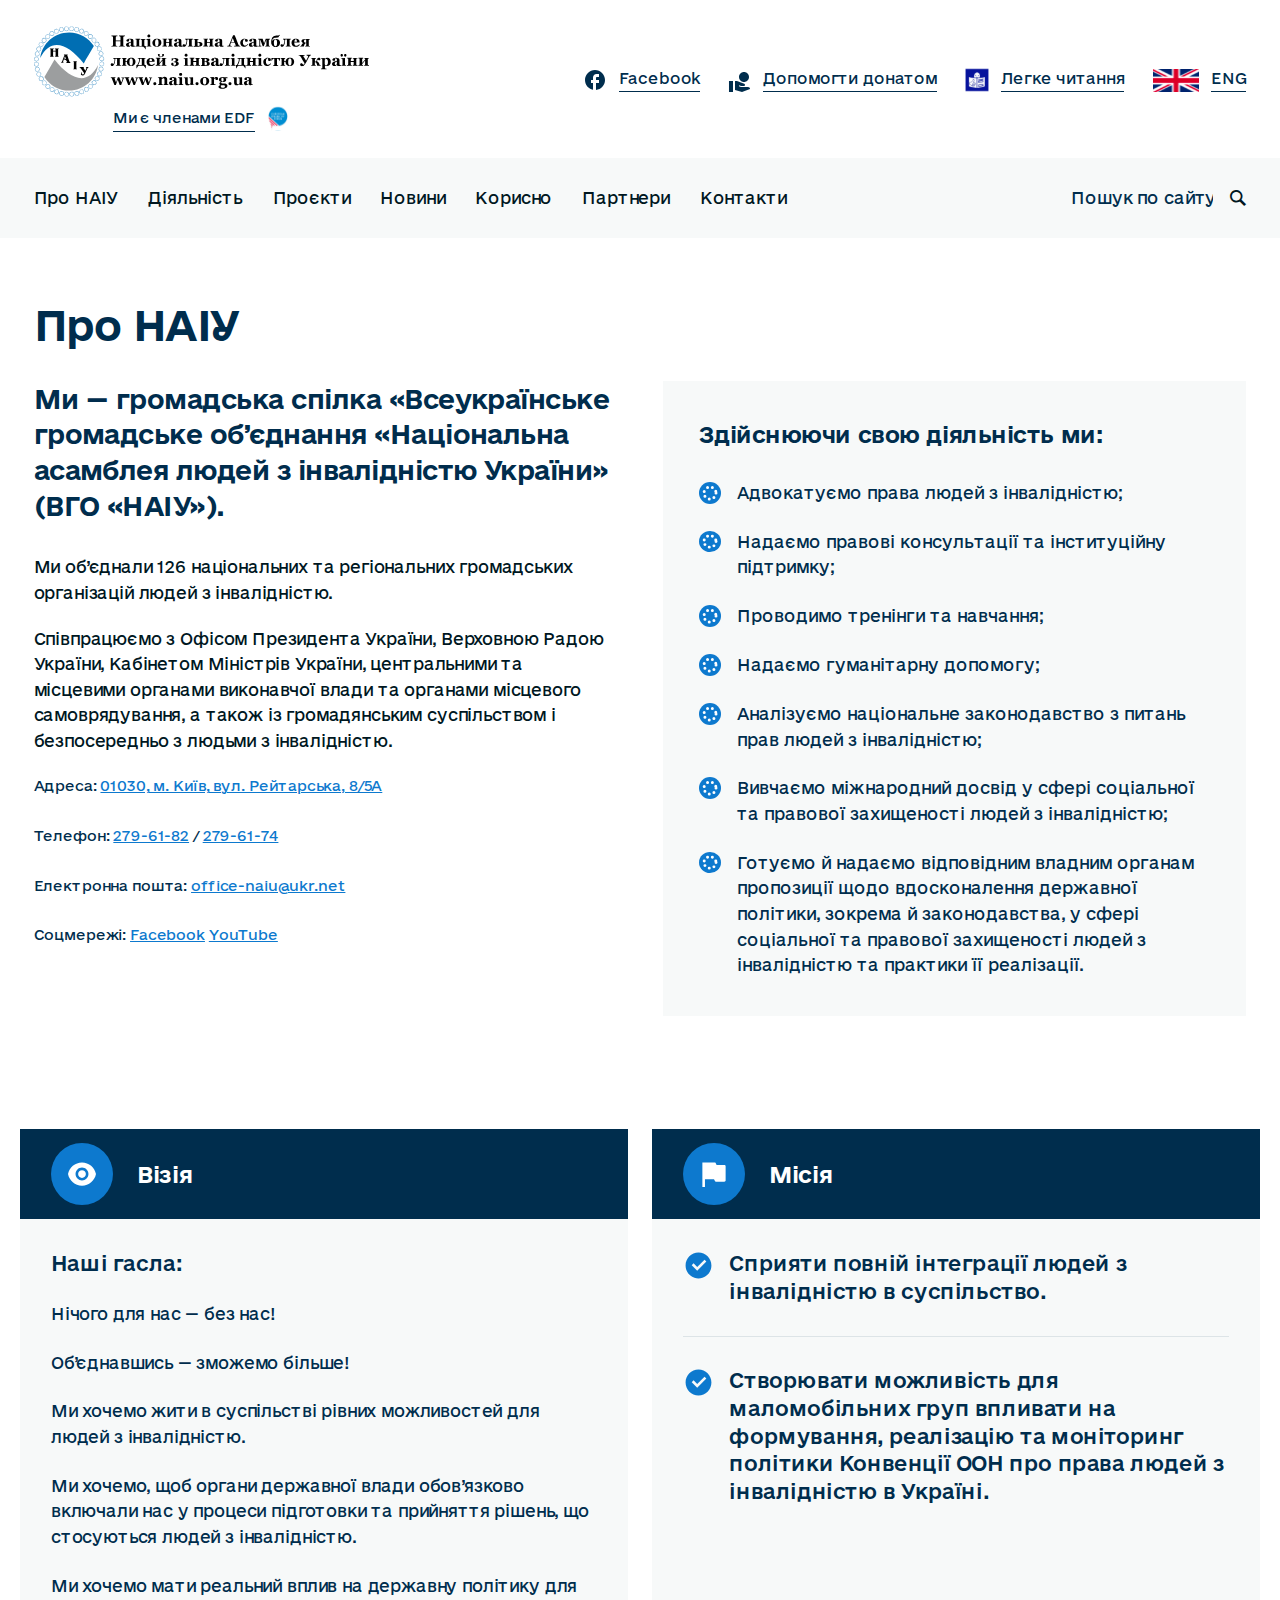
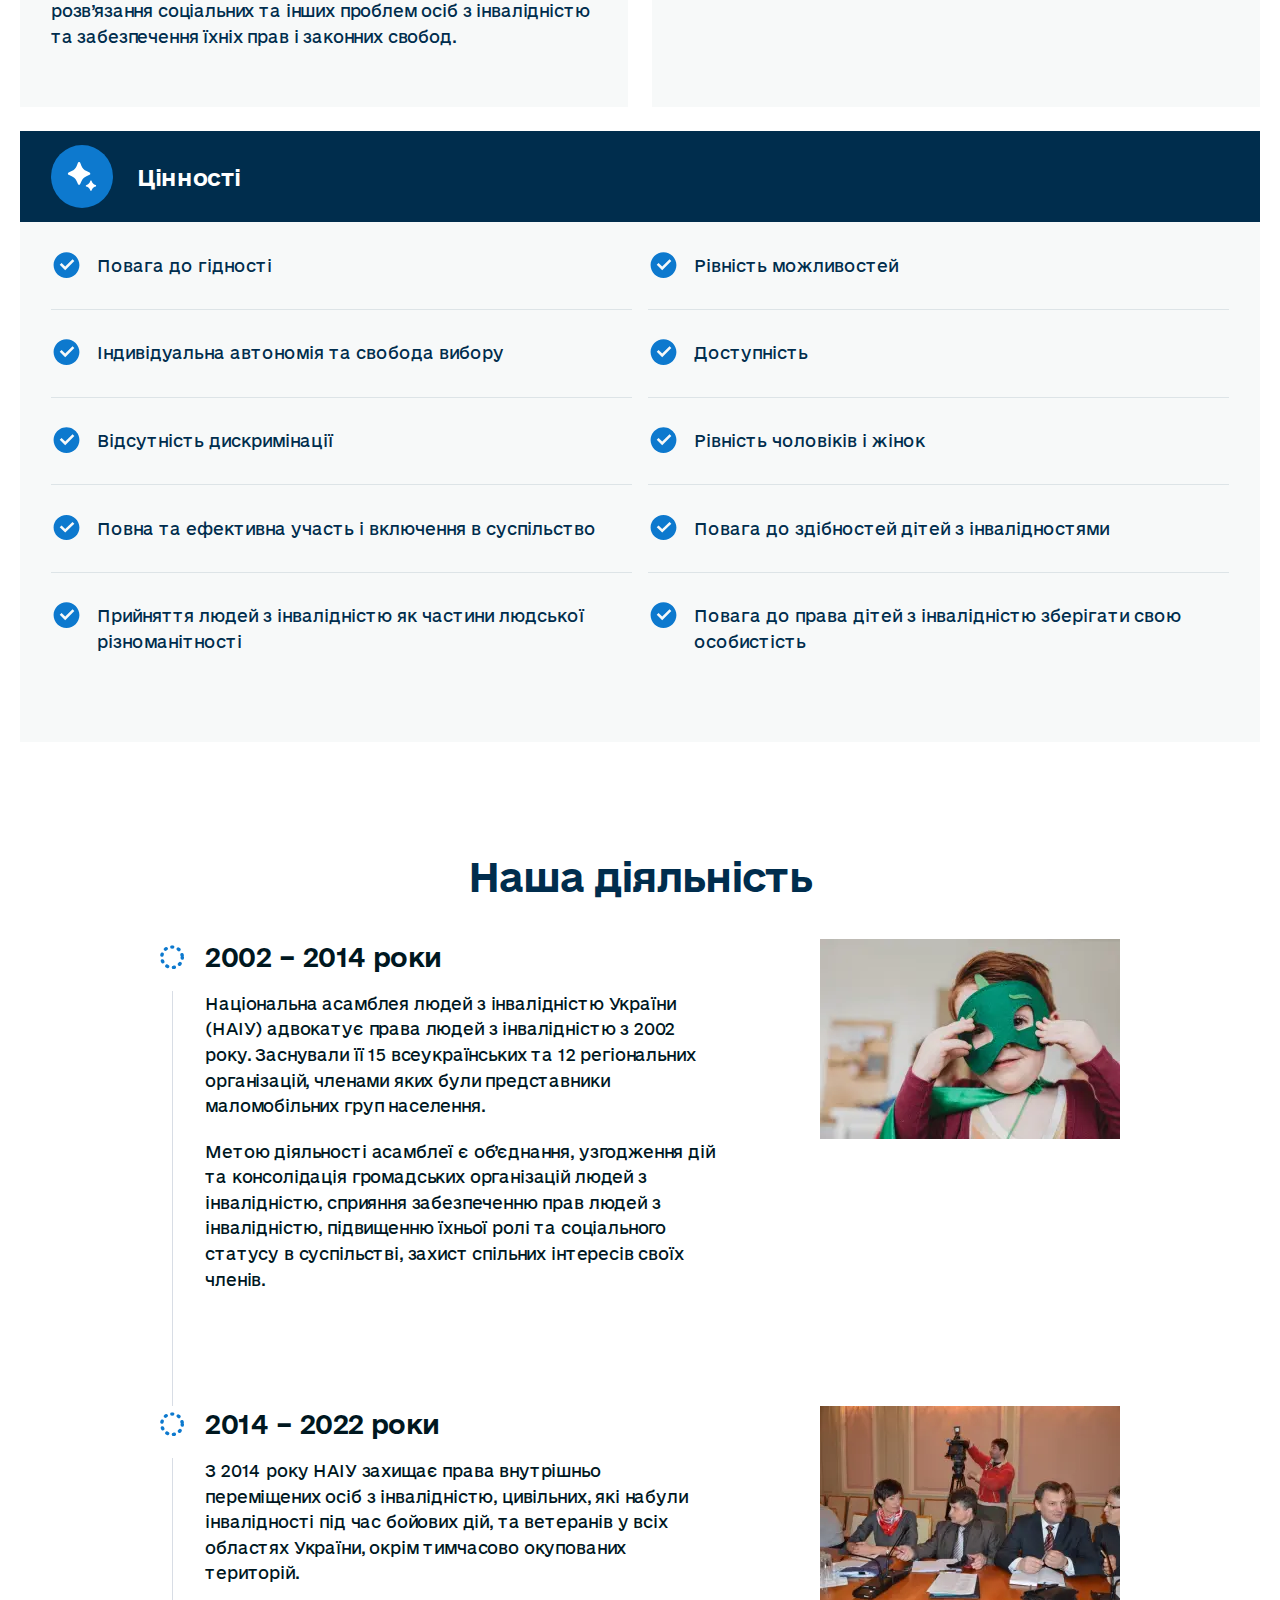
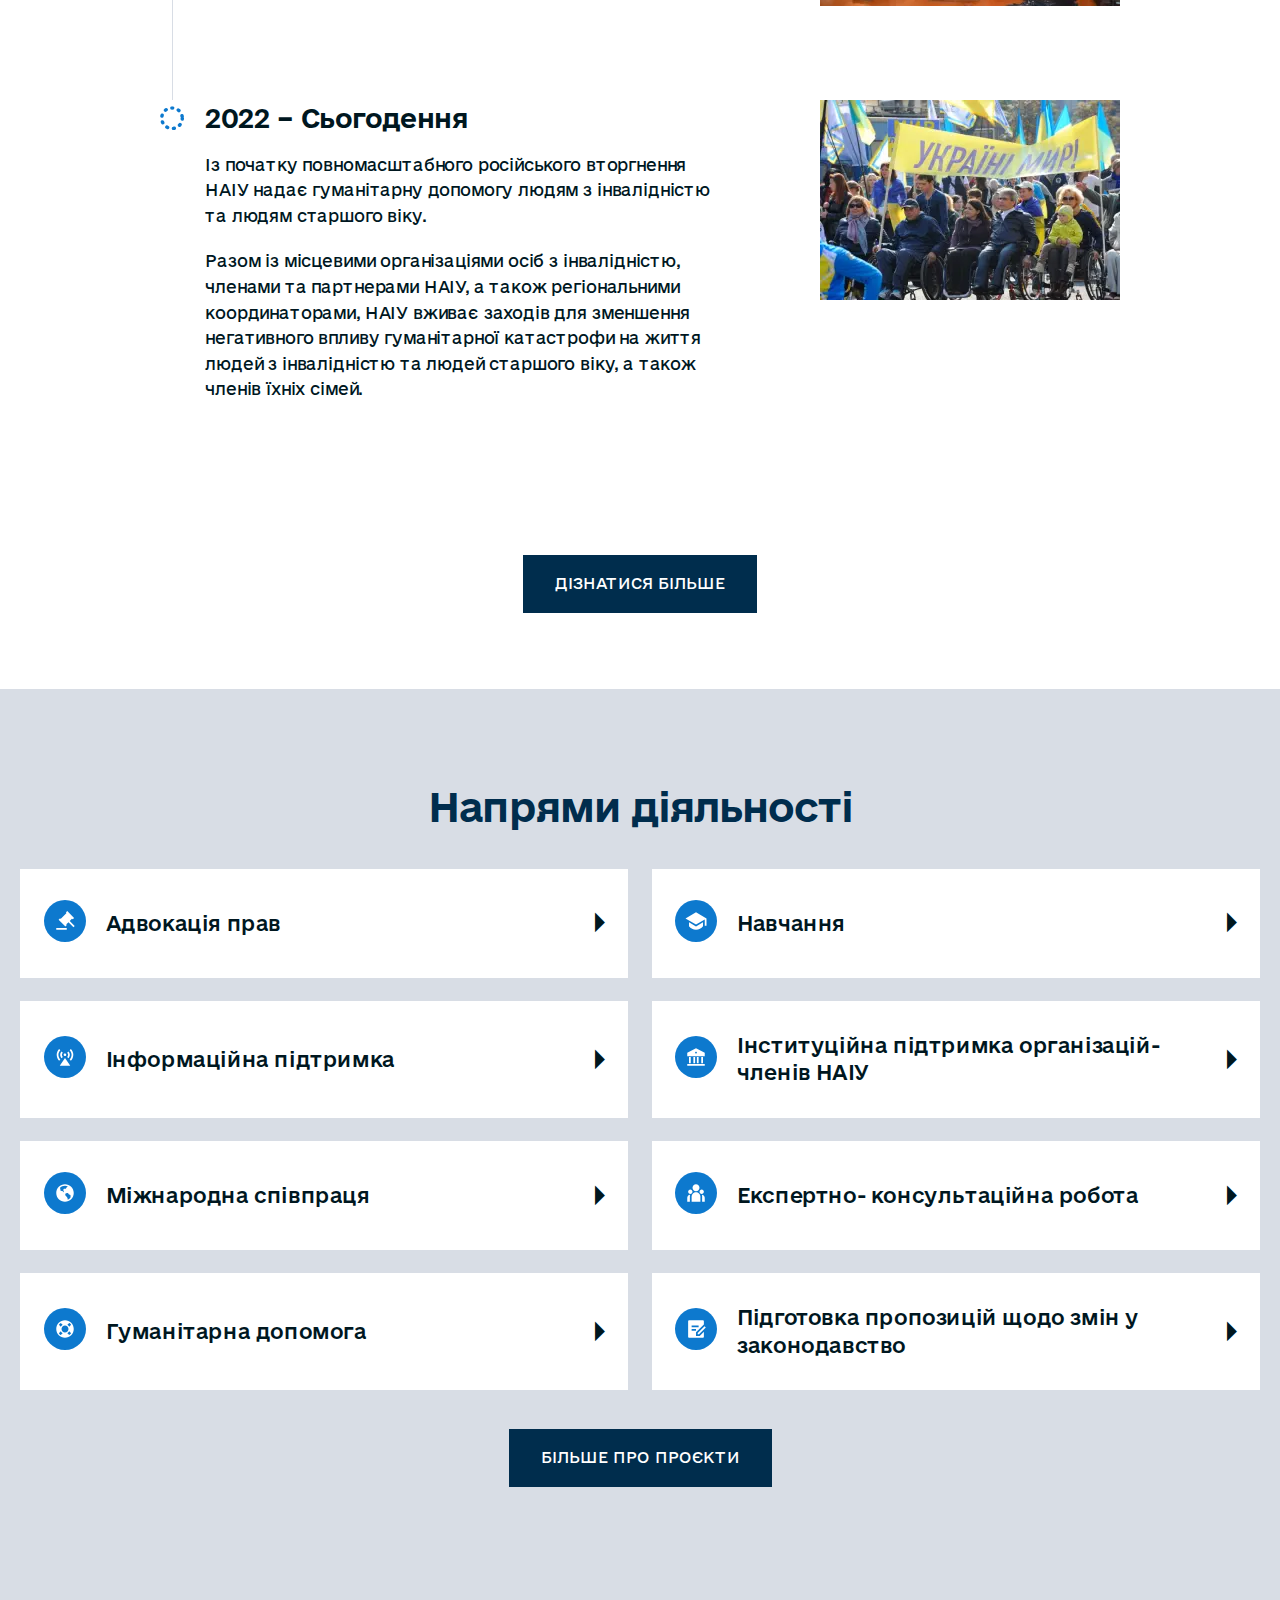
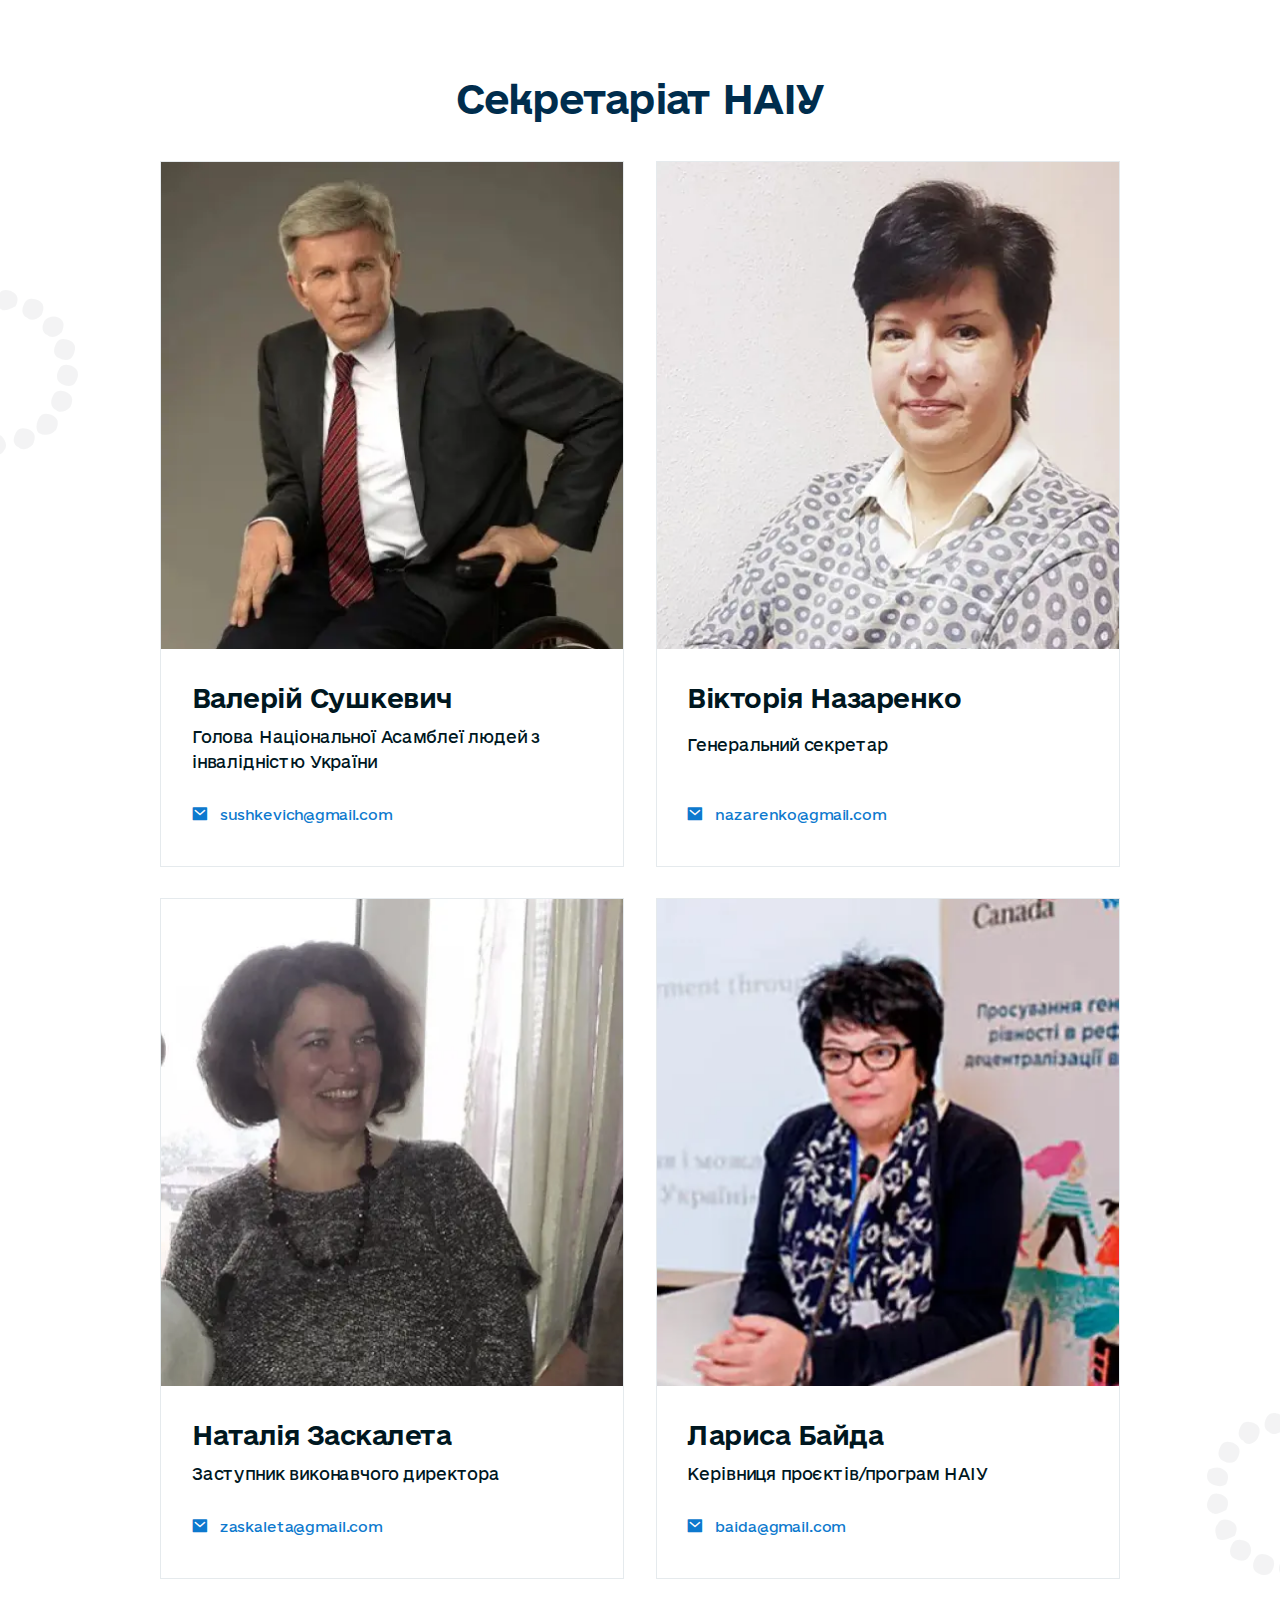
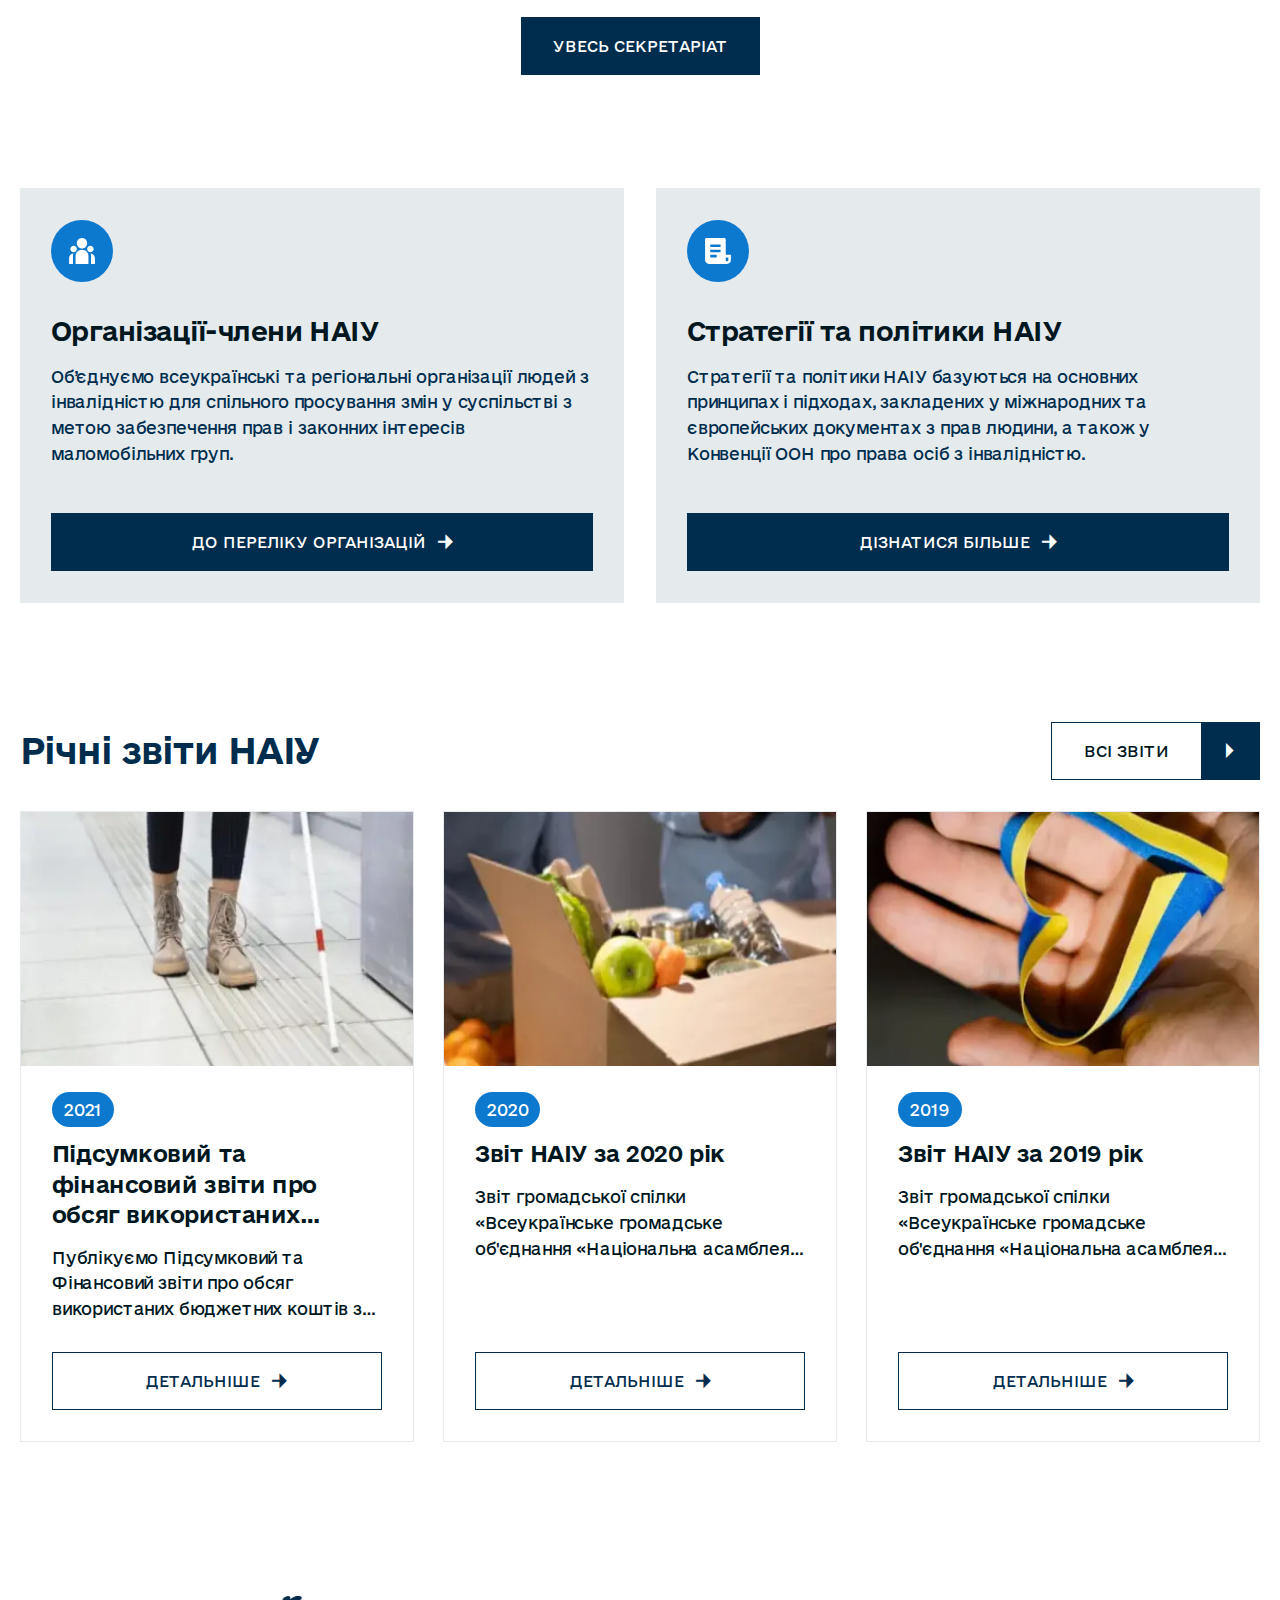
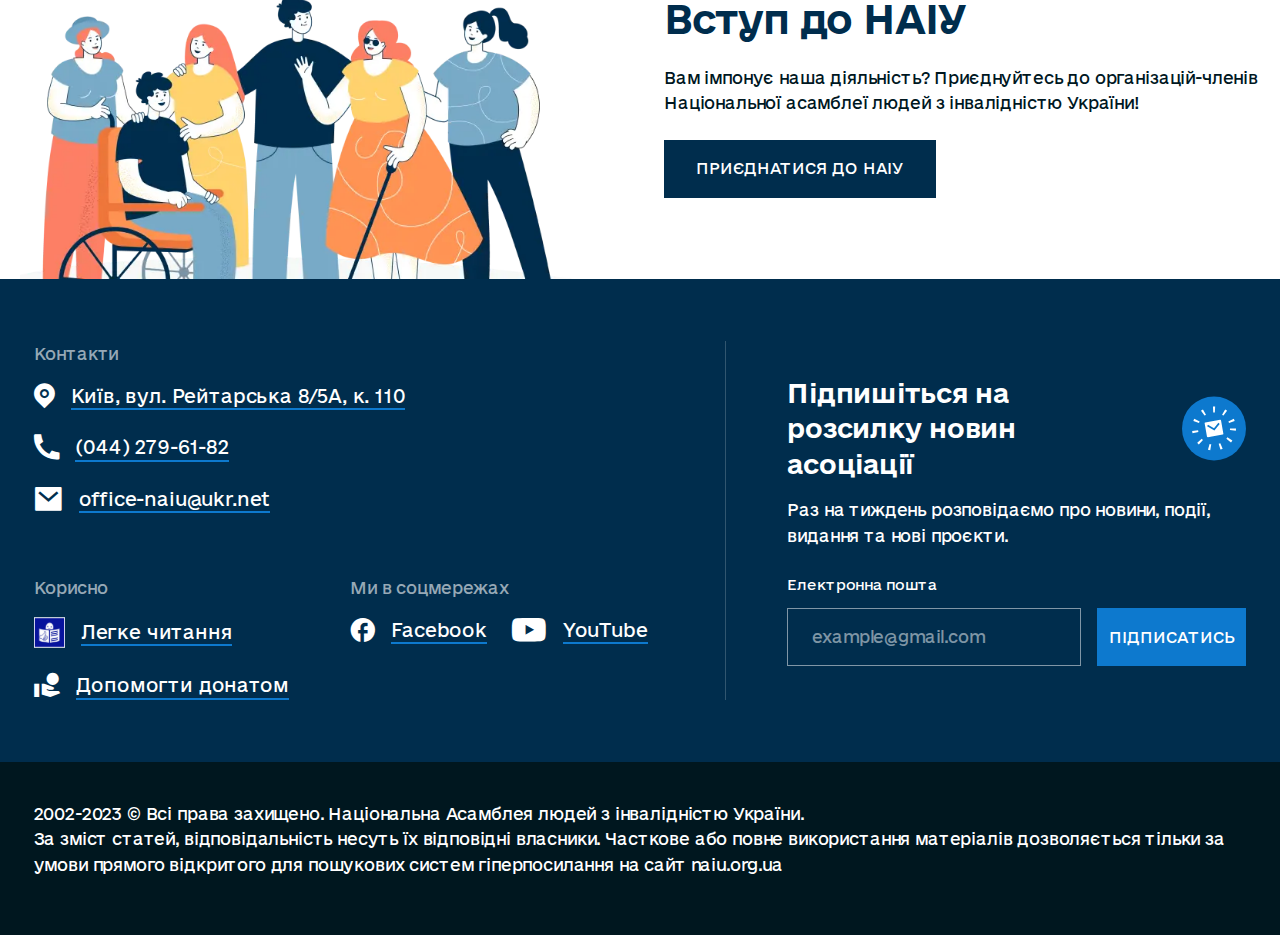
<file: about.html>
<!DOCTYPE html>
<html lang="uk">
<head>
    <meta charset="UTF-8">
    <meta http-equiv="X-UA-Compatible" content="IE=edge">
    <meta name="viewport" content="width=device-width, initial-scale=1.0">
    <link rel="stylesheet" href="css/style.min.css?_v=20240131135102">
    <title></title>
</head>

<body>
  <div class="wrapper">
    <header class="header">
  <div class="header__container">
    <div class="header__top top-header">
      <div class="top-header__inner">
        <a class="header__logo header-logo" href="index.html">
          <div class="header-logo__images">
            <img src="img/logo.svg" alt="Logotype">
          </div>
        </a>
        <a href="#" class="top-header__link top-header__link_edf" data-da=".top-header__links,767.98,2">
          <span>Ми є членами EDF</span>
          <img src="img/edf.svg" alt="">
        </a>
      </div>
      <div class="header__top-menu menu-top">
        <nav class="menu-top__body" aria-label="Top меню">
          <ul class="menu-top__list">
            <li class="menu-top__item" data-da=".menu__list,991.98,8">
              <a href="#" class="menu-top__link">
                <img src="img/facebook-top.svg" alt="">
                <span>Facebook</span>
              </a>
            </li>
            <li class="menu-top__item" data-da=".menu__list,991.98,9">
              <a href="#" class="menu-top__link">
                <img src="img/donate-top.svg" alt="">
                <span>Допомогти донатом</span>
              </a>
            </li>
            <li class="menu-top__item">
              <a href="#" class="menu-top__link menu-top__link_reading" data-da=".top-header__links,767.98,2">
                <img src="img/reading-top.svg" alt="">
                <span>Легке читання</span>
              </a>
            </li>
            <li class="menu-top__item menu-top__item_lang">
              <a href="#" class="menu-top__link">
                <img src="img/lang-en.svg" alt="">
                <span>ENG</span>
              </a>
            </li>
          </ul>
        </nav>
      </div>
      <button type="button" class="icon-menu" aria-label="Меню бургер" aria-expanded="false">
        <span></span>
      </button>
    </div>
    <div class="top-header__links"></div>
  </div>
  <div class="header__botom">
    <div class="header__container">
      <div class="header__inner">
        <div class="header__menu menu">
          <nav class="menu__body" aria-label="Головне меню">
            <ul class="menu__list">
              <li class="menu__item"><a href="about.html" class="menu__link">Про НАІУ</a></li>
              <li class="menu__item"><a href="#" class="menu__link">Діяльність</a></li>
              <li class="menu__item"><a href="projects.html" class="menu__link">Проєкти</a></li>
              <li class="menu__item"><a href="#" class="menu__link">Новини</a></li>
              <li class="menu__item"><a href="#" class="menu__link">Корисно</a></li>
              <li class="menu__item"><a href="#" class="menu__link">Партнери</a></li>
              <li class="menu__item"><a href="#" class="menu__link">Контакти</a></li>
              <li class="menu__item menu__item_form">
                <form class="search-form__item" action="#">
                  <input id="search-input" class="search-form__input" autocomplete="off" type="text" name="form[]"
                    placeholder="Пошук по сайту">
                  <button class="search-form__btn _icon-search" type="submit" aria-label="Пошук по сайту"></button>
                </form>
              </li>
            </ul>
          </nav>
        </div>
      </div>
    </div>
  </div>


</header>
    <main class="page">
      <section class="page__about about">
        <div class="about__container">
          <h1 class="about__title title">
            Про НАІУ
          </h1>
          <div class="about__body">
            <div class="about__left left-about">
              <h2 class="left-about__title">
                Ми — громадська спілка «Всеукраїнське громадське об’єднання «Національна асамблея людей з інвалідністю
                України» (ВГО «НАІУ»).
              </h2>
              <div class="left-about__text">
                <p>
                  Ми об’єднали 126 національних та регіональних громадських організацій людей з інвалідністю.
                </p>
                <p>
                  Співпрацюємо з Офісом Президента України, Верховною Радою України, Кабінетом Міністрів України,
                  центральними та місцевими органами виконавчої влади та органами місцевого самоврядування, а також із
                  громадянським суспільством і безпосередньо з людьми з інвалідністю.
                </p>
              </div>
              <ul class="left-about__list">
                <li class="left-about__item">Адреса: <a href="#">01030, м. Київ, вул. Рейтарська, 8/5А</a></li>
                <li class="left-about__item">Телефон: <a href="tel:2796182">279-61-82</a> / <a
                    href="tel:2796174">279-61-74</a></li>
                <li class="left-about__item">Електронна пошта: <a
                    href="mailto:office-naiu@ukr.net">office-naiu@ukr.net</a></li>
                <li class="left-about__item">Соцмережі: <a href="#">Facebook</a> <a href="#">YouTube</a></li>
              </ul>
            </div>
            <div class="about__right right-about">
              <h3 class="right-about__title">
                Здійснюючи свою діяльність ми:
              </h3>
              <ul class="right-about__list">
                <li class="right-about__item">
                  Адвокатуємо права людей з інвалідністю;
                </li>
                <li class="right-about__item">
                  Надаємо правові консультації та інституційну підтримку;
                </li>
                <li class="right-about__item">
                  Проводимо тренінги та навчання;
                </li>
                <li class="right-about__item">
                  Надаємо гуманітарну допомогу;
                </li>
                <li class="right-about__item">
                  Аналізуємо національне законодавство з питань прав людей з інвалідністю;
                </li>
                <li class="right-about__item">
                  Вивчаємо міжнародний досвід у сфері соціальної та правової захищеності людей з інвалідністю;
                </li>
                <li class="right-about__item">
                  Готуємо й надаємо відповідним владним органам пропозиції щодо вдосконалення державної політики,
                  зокрема й законодавства,
                  у сфері соціальної та правової захищеності людей з інвалідністю та практики її реалізації.
                </li>
              </ul>
            </div>
          </div>
        </div>
      </section>
      <section class="page__vision vision">
        <div class="vision__container">
          <div class="vision__body">
            <div class="vision__column">
              <div class="vision__top top-head">
                <img class="top-head__img" src="img/vision/01.svg" alt="Icon">
                <h2 class="top-head__title">Візія</h2>
              </div>
              <div class="vision__content content-vision">
                <h3 class="content-vision__title">
                  Наші гасла:
                </h3>
                <ul class="content-vision__list">
                  <li class="content-vision__item">
                    Нічого для нас — без нас!
                  </li>
                  <li class="content-vision__item">
                    Об’єднавшись — зможемо більше!
                  </li>
                  <li class="content-vision__item">
                    Ми хочемо жити в суспільстві рівних можливостей для людей з інвалідністю.
                  </li>
                  <li class="content-vision__item">
                    Ми хочемо, щоб органи державної влади обов’язково включали нас у процеси підготовки та прийняття
                    рішень, що стосуються
                    людей з інвалідністю.
                  </li>
                  <li class="content-vision__item">
                    Ми хочемо мати реальний вплив на державну політику для розв’язання соціальних та інших проблем осіб
                    з інвалідністю та
                    забезпечення їхніх прав і законних свобод.
                  </li>
                </ul>
              </div>
            </div>
            <div class="vision__column">
              <div class="vision__top top-head">
                <img class="top-head__img" src="img/vision/02.svg" alt="Icon">
                <h2 class="top-head__title">Місія</h2>
              </div>
              <div class="mission__content content-mission vision__content">
                <ul class="content-mission__list">
                  <li class="content-mission__item">
                    Сприяти повній інтеграції людей з інвалідністю в суспільство.
                  </li>
                  <li class="content-mission__item">
                    Створювати можливість для маломобільних груп впливати на формування, реалізацію та моніторинг
                    політики Конвенції ООН про
                    права людей з інвалідністю в Україні.
                  </li>
                </ul>
              </div>
            </div>
            <div class="vision__column vision__column_3">
              <div class="vision__top top-head">
                <img class="top-head__img" src="img/vision/03.svg" alt="Icon">
                <h2 class="top-head__title">Цінності</h2>
              </div>
              <div class="values__content content-values vision__content">
                <ul class="content-values__list">
                  <li class="content-values__item">
                    Повага до гідності
                  </li>
                  <li class="content-values__item">
                    Індивідуальна автономія та свобода вибору
                  </li>
                  <li class="content-values__item">
                    Відсутність дискримінації
                  </li>
                  <li class="content-values__item">
                    Повна та ефективна участь і включення в суспільство
                  </li>
                  <li class="content-values__item">
                    Прийняття людей з інвалідністю як частини людської різноманітності
                  </li>
                  <li class="content-values__item">
                    Рівність можливостей
                  </li>
                  <li class="content-values__item">
                    Доступність
                  </li>
                  <li class="content-values__item">
                    Рівність чоловіків і жінок
                  </li>
                  <li class="content-values__item">
                    Повага до здібностей дітей з інвалідностями
                  </li>
                  <li class="content-values__item">
                    Повага до права дітей з інвалідністю зберігати свою особистість
                  </li>
                </ul>
              </div>
            </div>
          </div>
        </div>
      </section>
      <section class="page__activity activity">
        <div class="activity__container">
          <h2 class="activity__title title">
            Наша діяльність
          </h2>
          <div class="activity__body">
            <article class="activity__item item-activity">
              <div class="item-activity__content">
                <h3 class="item-activity__title">
                  2002 – 2014 роки
                </h3>
                <div class="item-activity__inner">
                  <div class="item-activity__text">
                    <p>
                      Національна асамблея людей з інвалідністю України (НАІУ) адвокатує права людей з інвалідністю з
                      2002
                      року. Заснували
                      її
                      15 всеукраїнських та 12 регіональних організацій, членами яких були представники маломобільних
                      груп
                      населення.
                    </p>
                    <p>
                      Метою діяльності асамблеї є об’єднання, узгодження дій та консолідація громадських організацій
                      людей
                      з інвалідністю,
                      сприяння забезпеченню прав людей з інвалідністю, підвищенню їхньої ролі та соціального статусу в
                      суспільстві, захист
                      спільних інтересів своїх членів.
                    </p>
                  </div>
                </div>

              </div>
              <div class="item-activity__images-ibg" data-da=".item-activity__inner,767.98,0">
                <picture><source srcset="img/activity/01.webp" type="image/webp"><img src="img/activity/01.jpg" alt="Зображення"></picture>
              </div>
            </article>
            <article class="activity__item item-activity">
              <div class="item-activity__content">
                <h3 class="item-activity__title">
                  2014 – 2022 роки
                </h3>
                <div class="item-activity__inner item-activity__inner_2">
                  <div class="item-activity__text">
                    <p>
                      З 2014 року НАІУ захищає права внутрішньо переміщених осіб з інвалідністю, цивільних, які набули
                      інвалідності під час
                      бойових дій, та ветеранів у всіх областях України, окрім тимчасово окупованих територій.
                    </p>
                  </div>
                </div>
              </div>
              <div class="item-activity__images-ibg" data-da=".item-activity__inner_2,767.98,0">
                <picture><source srcset="img/activity/02.webp" type="image/webp"><img src="img/activity/02.jpg" alt="Зображення"></picture>
              </div>
            </article>
            <article class="activity__item item-activity">
              <div class="item-activity__content">
                <h3 class="item-activity__title">
                  2022 – Сьогодення
                </h3>
                <div class="item-activity__inner item-activity__inner_3">
                  <div class="item-activity__text">
                    <p>
                      Із початку повномасштабного російського вторгнення НАІУ надає гуманітарну допомогу людям з
                      інвалідністю та людям
                      старшого віку.
                    </p>
                    <p>
                      Разом із місцевими організаціями осіб з інвалідністю, членами та партнерами НАІУ, а також
                      регіональними координаторами,
                      НАІУ вживає заходів для зменшення негативного впливу гуманітарної катастрофи на життя людей з
                      інвалідністю та людей
                      старшого віку, а також членів їхніх сімей.
                    </p>
                  </div>
                </div>

              </div>
              <div class="item-activity__images-ibg" data-da=".item-activity__inner_3,767.98,0">
                <picture><source srcset="img/activity/03.webp" type="image/webp"><img src="img/activity/03.jpg" alt="Зображення"></picture>
              </div>
            </article>
          </div>
          <div class="activity__button button-center">
            <a href="#" class="activity__btn btn-litle">дізнатися більше</a>
          </div>
        </div>
      </section>
      <section class="page__directions directions">
        <div class="directions__container">
          <h2 class="directions__title title">
            Напрями діяльності
          </h2>
          <ul class="directions-grid">
            <li class="directions-grid__item">
              <a class="directions__item item-directions" href="#">
                <div class="item-directions__images">
                  <img src="img/directions/01.svg" alt="Icon">
                </div>
                <h3 class="item-directions__title _icon-triangle">
                  Адвокація прав
                </h3>
              </a>
            </li>
            <li class="directions-grid__item">
              <a class="directions__item item-directions" href="#">
                <div class="item-directions__images">
                  <img src="img/directions/02.svg" alt="Icon">
                </div>
                <h3 class="item-directions__title _icon-triangle">
                  Навчання
                </h3>
              </a>
            </li>
            <li class="directions-grid__item">
              <a class="directions__item item-directions" href="#">
                <div class="item-directions__images">
                  <img src="img/directions/03.svg" alt="Icon">
                </div>
                <h3 class="item-directions__title _icon-triangle">
                  Інформаційна підтримка
                </h3>
              </a>
            </li>
            <li class="directions-grid__item">
              <a class="directions__item item-directions" href="#">
                <div class="item-directions__images">
                  <img src="img/directions/04.svg" alt="Icon">
                </div>
                <h3 class="item-directions__title _icon-triangle">
                  Інституційна підтримка організацій-членів НАІУ
                </h3>
              </a>
            </li>
            <li class="directions-grid__item">
              <a class="directions__item item-directions" href="#">
                <div class="item-directions__images">
                  <img src="img/directions/05.svg" alt="Icon">
                </div>
                <h3 class="item-directions__title _icon-triangle">
                  Міжнародна співпраця
                </h3>
              </a>
            </li>
            <li class="directions-grid__item">
              <a class="directions__item item-directions" href="#">
                <div class="item-directions__images">
                  <img src="img/directions/06.svg" alt="Icon">
                </div>
                <h3 class="item-directions__title _icon-triangle">
                  Експертно- консультаційна робота
                </h3>
              </a>
            </li>
            <li class="directions-grid__item">
              <a class="directions__item item-directions" href="#">
                <div class="item-directions__images">
                  <img src="img/directions/07.svg" alt="Icon">
                </div>
                <h3 class="item-directions__title _icon-triangle">
                  Гуманітарна допомога
                </h3>
              </a>
            </li>
            <li class="directions-grid__item">
              <a class="directions__item item-directions" href="#">
                <div class="item-directions__images">
                  <img src="img/directions/08.svg" alt="Icon">
                </div>
                <h3 class="item-directions__title _icon-triangle">
                  Підготовка пропозицій щодо змін у законодавство
                </h3>
              </a>
            </li>
          </ul>
          <div class="directions__button button-center">
            <a href="#" class="directions__btn btn-litle">більше про проєкти</a>
          </div>
        </div>
      </section>
      <section class="page__secretariat secretariat">
        <div class="secretariat__container">
          <h2 class="secretariat__title title">
            Секретаріат НАІУ
          </h2>
          <ul class="secretariat-grid">
            <li class="secretariat-grid__item">
              <article class="secretariat__item item-secretariat">
                <div class="item-secretariat__images-ibg">
                  <picture><source srcset="img/secretariat/01.webp" type="image/webp"><img src="img/secretariat/01.jpg" alt="Зображення"></picture>
                </div>
                <div class="item-secretariat__content">
                  <h3 class="item-secretariat__title">
                    Валерій Сушкевич
                  </h3>
                  <div class="item-secretariat__text">
                    Голова Національної Асамблеї людей з інвалідністю України
                  </div>
                  <a class="item-secretariat__email _icon-mail"
                    href="mailto:sushkevich@gmail.com">sushkevich@gmail.com</a>
                </div>
              </article>
            </li>
            <li class="secretariat-grid__item">
              <article class="secretariat__item item-secretariat">
                <div class="item-secretariat__images-ibg">
                  <picture><source srcset="img/secretariat/02.webp" type="image/webp"><img src="img/secretariat/02.jpg" alt="Зображення"></picture>
                </div>
                <div class="item-secretariat__content">
                  <h3 class="item-secretariat__title">
                    Вікторія Назаренко
                  </h3>
                  <div class="item-secretariat__text">
                    Генеральний секретар
                  </div>
                  <a class="item-secretariat__email _icon-mail"
                    href="mailto:nazarenko@gmail.com">nazarenko@gmail.com</a>
                </div>
              </article>
            </li>
            <li class="secretariat-grid__item">
              <article class="secretariat__item item-secretariat">
                <div class="item-secretariat__images-ibg">
                  <picture><source srcset="img/secretariat/03.webp" type="image/webp"><img src="img/secretariat/03.jpg" alt="Зображення"></picture>
                </div>
                <div class="item-secretariat__content">
                  <h3 class="item-secretariat__title">
                    Наталія Заскалета
                  </h3>
                  <div class="item-secretariat__text">
                    Заступник виконавчого директора
                  </div>
                  <a class="item-secretariat__email _icon-mail"
                    href="mailto:zaskaleta@gmail.com">zaskaleta@gmail.com</a>
                </div>
              </article>
            </li>
            <li class="secretariat-grid__item">
              <article class="secretariat__item item-secretariat">
                <div class="item-secretariat__images-ibg">
                  <picture><source srcset="img/secretariat/04.webp" type="image/webp"><img src="img/secretariat/04.jpg" alt="Зображення"></picture>
                </div>
                <div class="item-secretariat__content">
                  <h3 class="item-secretariat__title">
                    Лариса Байда
                  </h3>
                  <div class="item-secretariat__text">
                    Керівниця проєктів/програм НАІУ
                  </div>
                  <a class="item-secretariat__email _icon-mail" href="mailto:baida@gmail.com">baida@gmail.com</a>
                </div>
              </article>
            </li>
          </ul>
          <div class="secretariat__button button-center">
            <a href="#" class="secretariat__btn btn-litle">увесь секретаріат</a>
          </div>
        </div>
      </section>
      <section class="page__information information">
        <div class="information__container">
          <ul class="information-grid">
            <li class="information-grid__item">
              <article class="information__item item-information">
                <div class="item-information__images">
                  <img src="img/information/01.svg" alt="Icon">
                </div>
                <h3 class="item-information__title">
                  Організації-члени НАІУ
                </h3>
                <div class="item-information__text">
                  Об’єднуємо всеукраїнські та регіональні організації людей з інвалідністю для спільного просування змін
                  у суспільстві з
                  метою забезпечення прав і законних інтересів маломобільних груп.
                </div>
                <a class="item-information__btn btn-litle _icon-arrow" href="#">
                  До переліку організацій
                </a>
              </article>
            </li>
            <li class="information-grid__item">
              <article class="information__item item-information">
                <div class="item-information__images">
                  <img src="img/information/02.svg" alt="Icon">
                </div>
                <h3 class="item-information__title">
                  Стратегії та політики НАІУ
                </h3>
                <div class="item-information__text">
                  Стратегії та політики НАІУ базуються на основних принципах і підходах, закладених у міжнародних та
                  європейських
                  документах з прав людини, а також у Конвенції ООН про права осіб з інвалідністю.
                </div>
                <a class="item-information__btn btn-litle _icon-arrow" href="#">
                  Дізнатися більше
                </a>
              </article>
            </li>
          </ul>
        </div>
      </section>
      <section class="page__reports reports">
        <div class="reports__container">
          <div class="reports__top top-block">
            <h2 class="top-block__title">
              Річні звіти НАІУ
            </h2>
            <a class="top-block__btn _icon-triangle" href="#" data-da=".reports__container,767.98,3">
              Всі звіти
            </a>
          </div>
          <ul class="reports-grid">
            <li class="reports-grid__item">
              <article class="reports__item item-reports">
                <div class="item-reports__images">
                  <picture><source srcset="img/reports/01.webp" type="image/webp"><img src="img/reports/01.jpg" alt="Зображення"></picture>
                </div>
                <div class="item-reports__content">

                  <div class="item-reports__tag">
                    <a class="tag-item" href="#">2021</a>
                  </div>
                  <div class="item-reports__inner">
                    <h3 class="item-reports__title">
                      <a href="#">
                        Підсумковий та фінансовий звіти про обсяг використаних бюджетних коштів за 2021 рік в рамках
                        програми «Національне
                        партнерство – узгоджена доступність»
                      </a>
                    </h3>
                    <div class="item-reports__text">
                      Публікуємо Підсумковий та Фінансовий звіти про обсяг використаних бюджетних коштів за 2021 рік ГС
                      “ВГО “Національна
                      асамблея людей з інвалідністю України” в рамках програми «Національне партнерство – узгоджена
                      доступність».
                    </div>
                  </div>
                  <a class="item-reports__btn more-details _icon-arrow" href="#">Детальніше</a>
                </div>
              </article>
            </li>
            <li class="reports-grid__item">
              <article class="reports__item item-reports">
                <div class="item-reports__images">
                  <picture><source srcset="img/reports/02.webp" type="image/webp"><img src="img/reports/02.jpg" alt="Зображення"></picture>
                </div>
                <div class="item-reports__content">
                  <div class="item-reports__tag">
                    <a class="tag-item" href="#">2020</a>
                  </div>
                  <div class="item-reports__inner">
                    <h3 class="item-reports__title">
                      <a href="#">
                        Звіт НАІУ за 2020 рік
                      </a>
                    </h3>
                    <div class="item-reports__text">
                      Звіт громадської спілки «Всеукраїнське громадське об'єднання «Національна асамблея людей з
                      інвалідністю України» за 2020
                      рік
                    </div>
                  </div>
                  <a class="item-reports__btn more-details _icon-arrow" href="#">Детальніше</a>
                </div>
              </article>
            </li>
            <li class="reports-grid__item">
              <article class="reports__item item-reports">
                <div class="item-reports__images">
                  <picture><source srcset="img/reports/03.webp" type="image/webp"><img src="img/reports/03.jpg" alt="Зображення"></picture>
                </div>
                <div class="item-reports__content">
                  <div class="item-reports__tag">
                    <a class="tag-item" href="#">2019</a>
                  </div>
                  <div class="item-reports__inner">
                    <h3 class="item-reports__title">
                      <a href="#">
                        Звіт НАІУ за 2019 рік
                      </a>
                    </h3>
                    <div class="item-reports__text">
                      Звіт громадської спілки «Всеукраїнське громадське об'єднання «Національна асамблея людей з
                      інвалідністю України» за 2019
                      рік
                    </div>
                  </div>
                  <a class="item-reports__btn more-details _icon-arrow" href="#">Детальніше</a>
                </div>
              </article>
            </li>
          </ul>
        </div>
      </section>
      <section class="page__intro intro">
        <div class="intro__container">
          <div class="intro__body">
            <div class="intro__images">
              <picture><source srcset="img/intro/01.webp" type="image/webp"><img src="img/intro/01.png" alt="Зображення"></picture>
            </div>
            <div class="intro__content">
              <h2 class="intro__title title">
                Вступ до НАІУ
              </h2>
              <div class="intro__text">
                Вам імпонує наша діяльність? Приєднуйтесь до організацій-членів Національної асамблеї людей з
                інвалідністю України!
              </div>
              <a class="intro__btn btn-litle" href="#">приєднатися до НАІУ</a>
            </div>
          </div>
        </div>
      </section>
    </main>
    <footer class="footer">

  <div class="footer__wrapper">
    <div class="footer__container">
      <div class="footer__inner">
        <div class="footer__left left-footer">
          <div class="footer__contacts contacts-footer">
            <h2 class="left-footer__title">Контакти</h2>
            <ul class="contacts-footer__list footer__list">
              <li class="contacts-footer__item footer__item _icon-location">
                <a href="#" class="contacts-footer__link">
                  Київ, вул. Рейтарська 8/5А, к. 110
                </a>
              </li>
              <li class="contacts-footer__item footer__item _icon-phone">
                <a href="tel:0442796182" class="contacts-footer__link">
                  (044) 279-61-82
                </a>
              </li>
              <li class="contacts-footer__item footer__item _icon-mail">
                <a href="mailto:office-naiu@ukr.net" class="contacts-footer__link">
                  office-naiu@ukr.net
                </a>
              </li>
            </ul>
          </div>
          <div class="footer__useful useful-footer">
            <h2 class="left-footer__title">Корисно</h2>
            <ul class="useful-footer__list footer__list">
              <li class="useful-footer__item footer__item">
                <img src="img/footer-reading.svg" alt="">
                <a href="#" class="useful-footer__link">
                  Легке читання
                </a>
              </li>
              <li class="useful-footer__item footer__item _icon-donate">
                <a href="#" class="useful-footer__link">
                  Допомогти донатом
                </a>
              </li>
            </ul>
          </div>
          <div class="footer__social social-footer">
            <h2 class="left-footer__title">Ми в соцмережах</h2>
            <ul class="social-footer__list">
              <li class="social-footer__item footer__item _icon-facebook">
                <a href="#" class="social-footer__link">
                  Facebook
                </a>
              </li>
              <li class="social-footer__item footer__item _icon-youtube">
                <a href="#" class="social-footer__link">
                  YouTube
                </a>
              </li>
            </ul>
          </div>
        </div>
        <div class="footer__right right-footer">
          <div class="right-footer__top">
            <h2 class="right-footer__title">
              Підпишіться на розсилку новин асоціації
            </h2>
            <img src="img/mailing.svg" alt="Підпишіться на розсилку новин асоціації">
          </div>
          <div class="right-footer__text">
            Раз на тиждень розповідаємо про новини, події, видання та нові проєкти.
          </div>
          <form action="#" id="form" class="form__footer footer-form">
            <div class="footer-form__item">
              <label for="formEmail" class="footer-form__label">Електронна пошта</label>
              <input id="formEmail" type="email" class="footer-form__input" placeholder="example@gmail.com">
            </div>
            <button type="submit" class="footer-form__button">Підписатись</button>
          </form>
        </div>
      </div>
    </div>
  </div>
  <div class="footer__copy copy">
    <div class="footer__container">
      <div class="copy__text">
        2002-2023 © Всі права захищено. Національна Асамблея людей з інвалідністю України. <br> За зміст статей,
        відповідальність
        несуть їх відповідні власники. Часткове або повне використання матеріалів дозволяється тільки за умови прямого
        відкритого для пошукових систем гіперпосилання на сайт
        <a class="copy__link" href="#">naiu.org.ua</a>
      </div>
    </div>
  </div>

</footer>
  </div>
  
  
  
  <script src="https://code.jquery.com/jquery-3.7.1.min.js?_v=20240131135102"
    integrity="sha256-/JqT3SQfawRcv/BIHPThkBvs0OEvtFFmqPF/lYI/Cxo=" crossorigin="anonymous"></script>
  <script src="js/app.min.js?_v=20240131135102"></script>
</body>

</html>
</file>
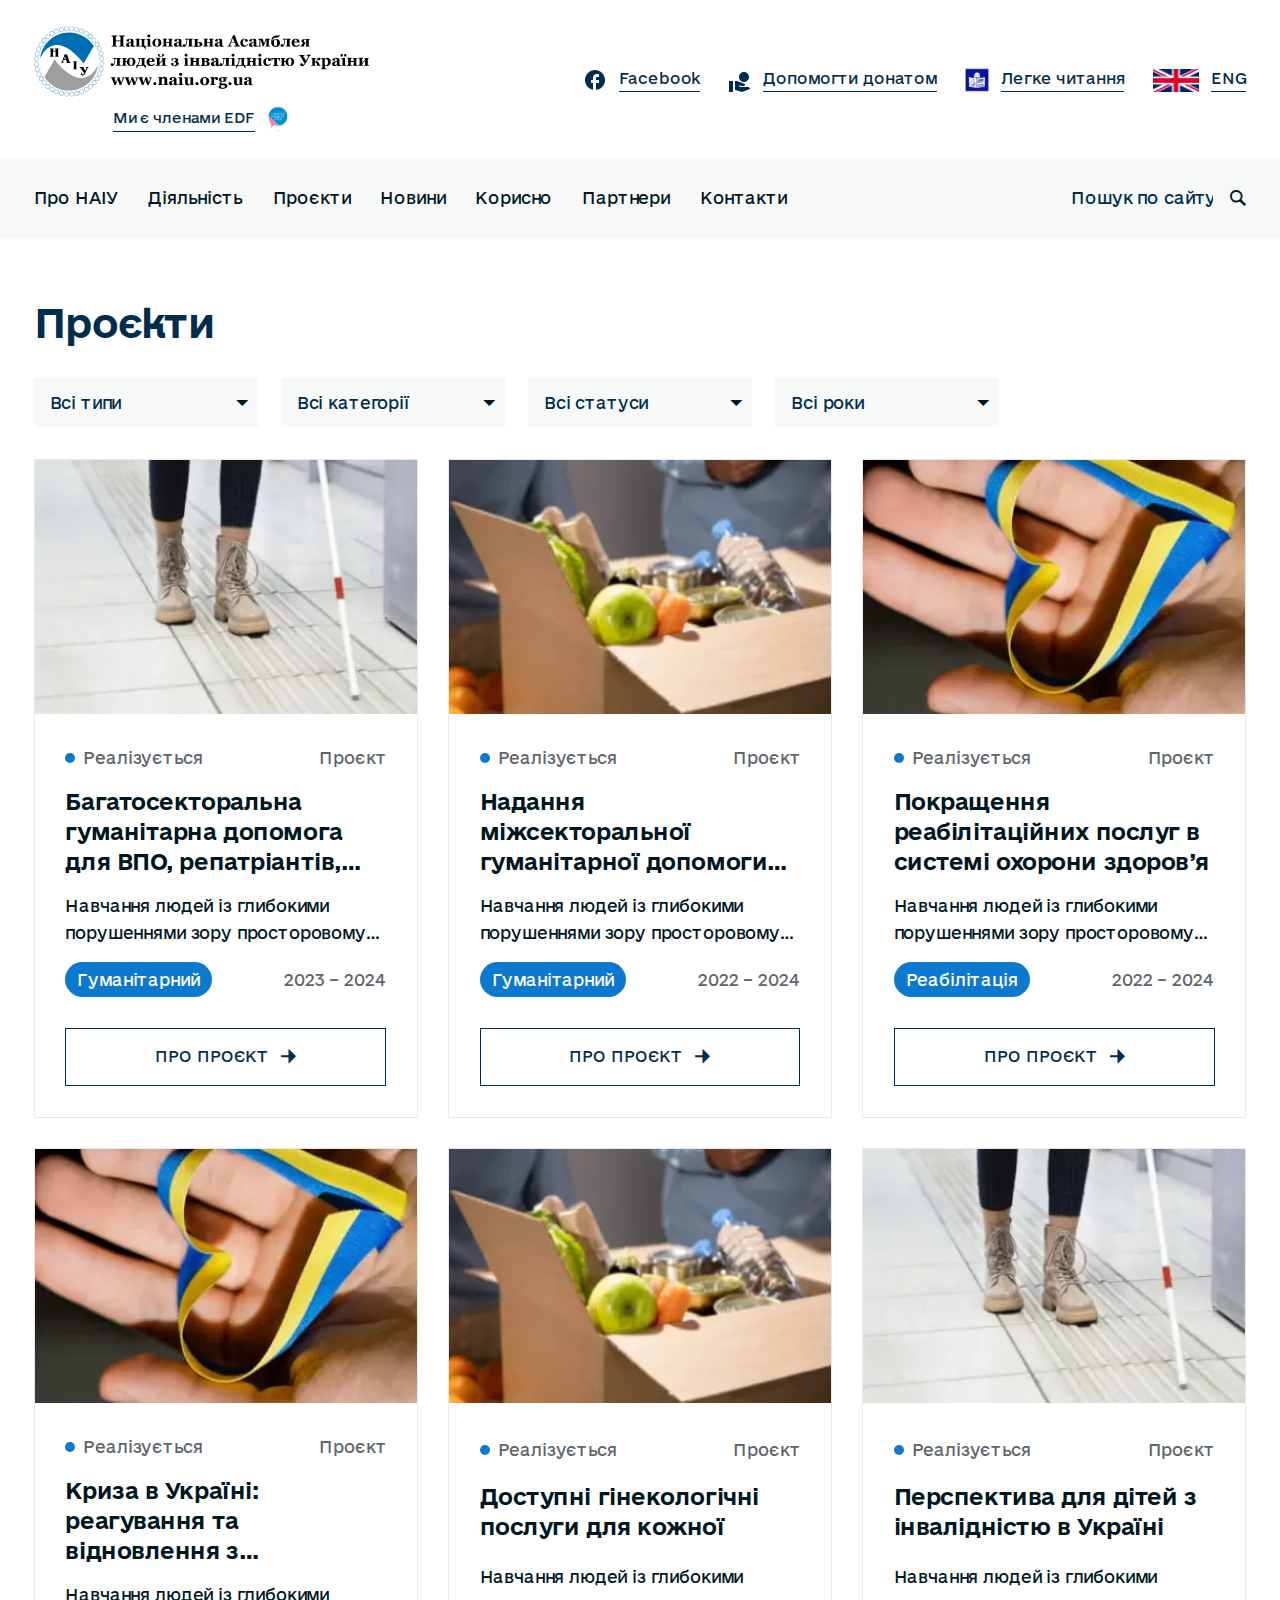
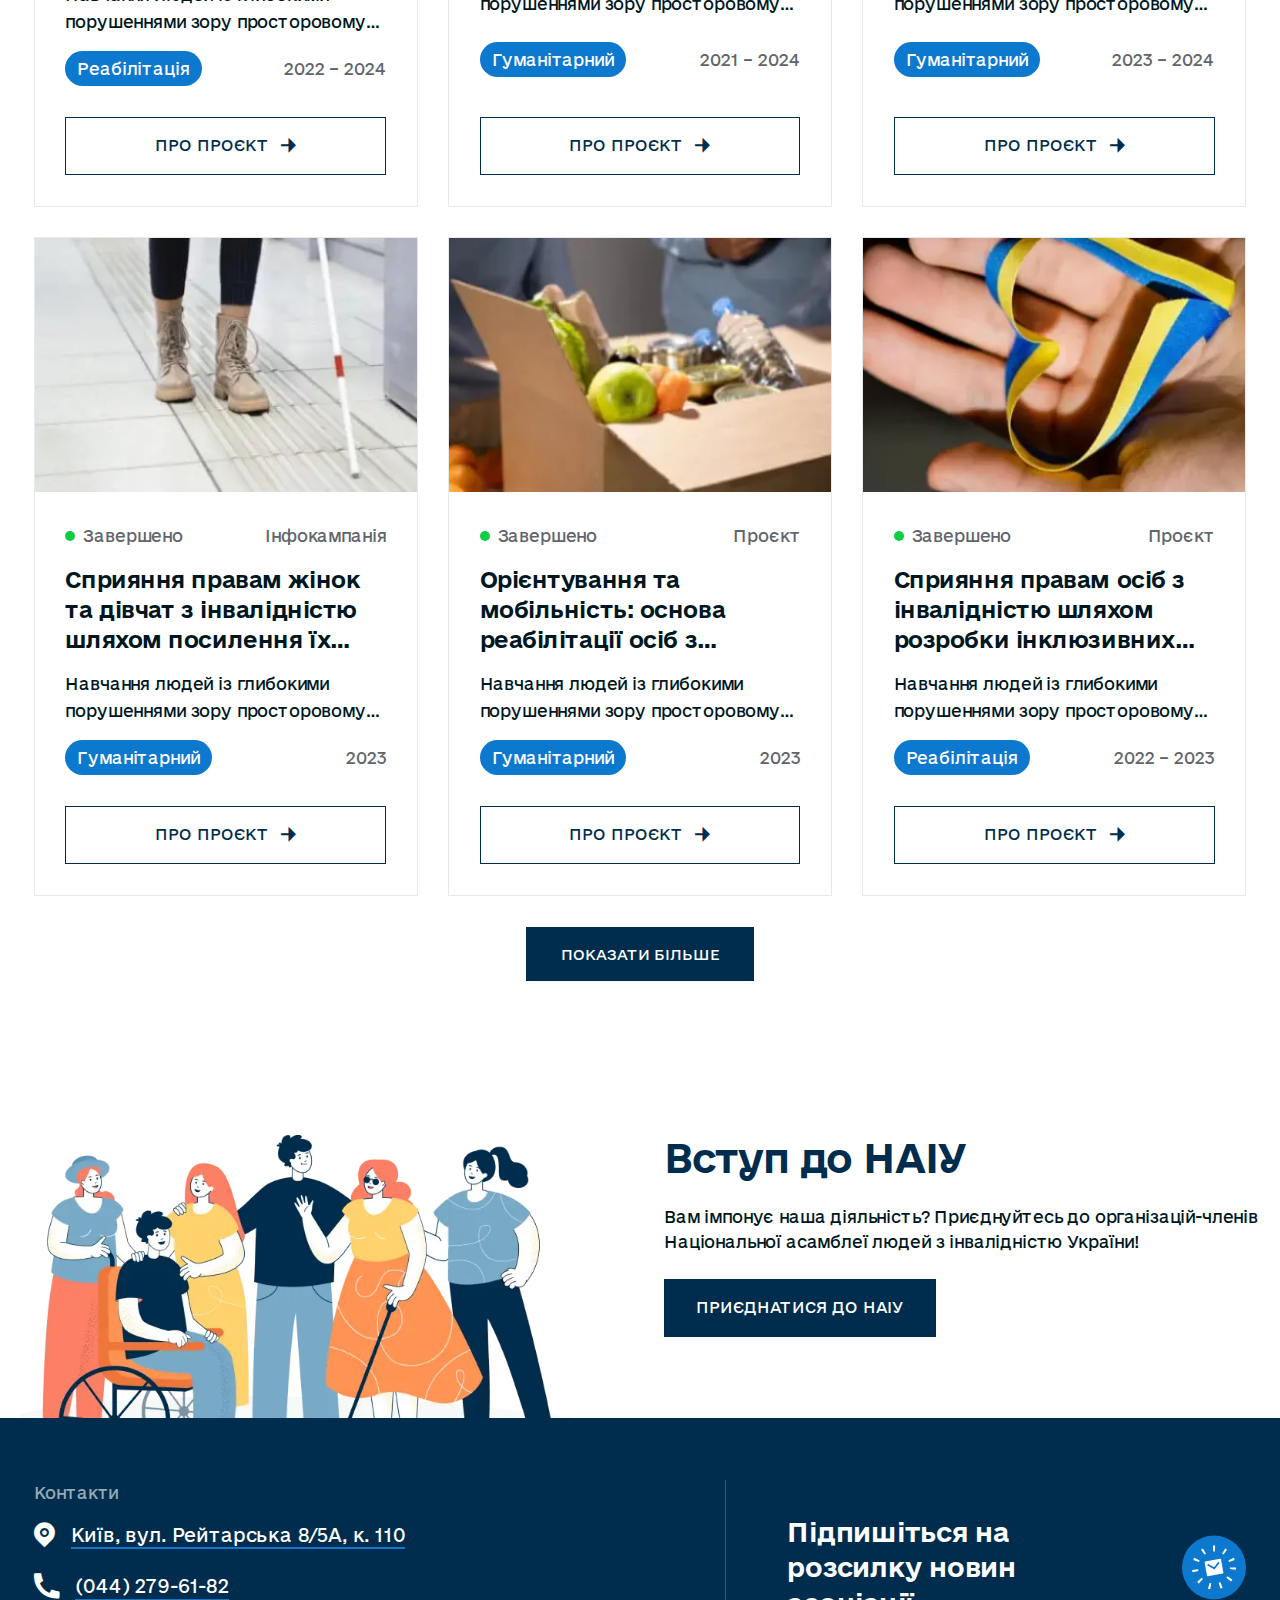
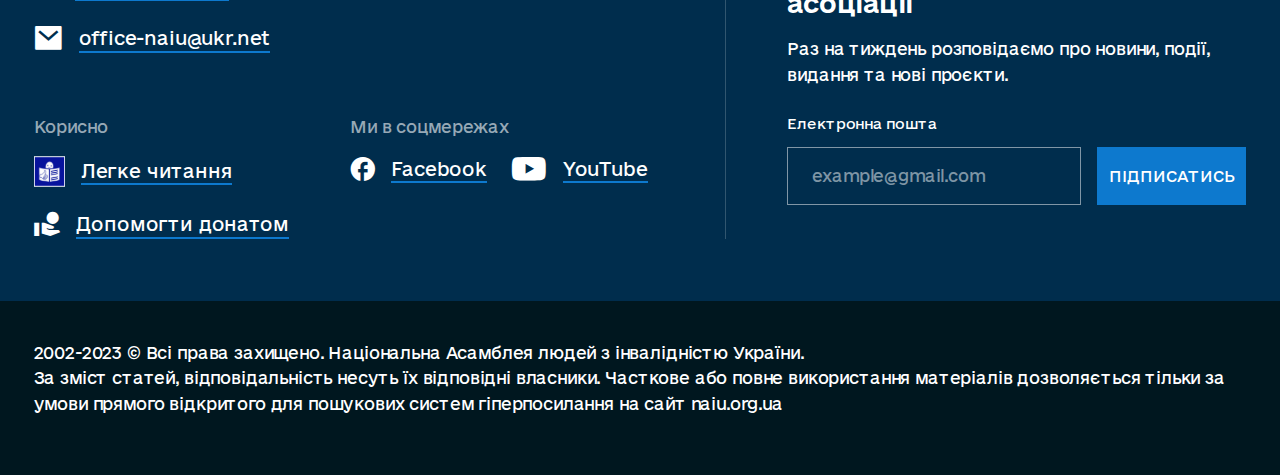
<file: projects.html>
<!DOCTYPE html>
<html lang="uk">
<head>
    <meta charset="UTF-8">
    <meta http-equiv="X-UA-Compatible" content="IE=edge">
    <meta name="viewport" content="width=device-width, initial-scale=1.0">
    <link rel="stylesheet" href="css/style.min.css?_v=20240131135102">
    <title></title>
</head>

<body>
  <div class="wrapper">
    <header class="header">
  <div class="header__container">
    <div class="header__top top-header">
      <div class="top-header__inner">
        <a class="header__logo header-logo" href="index.html">
          <div class="header-logo__images">
            <img src="img/logo.svg" alt="Logotype">
          </div>
        </a>
        <a href="#" class="top-header__link top-header__link_edf" data-da=".top-header__links,767.98,2">
          <span>Ми є членами EDF</span>
          <img src="img/edf.svg" alt="">
        </a>
      </div>
      <div class="header__top-menu menu-top">
        <nav class="menu-top__body" aria-label="Top меню">
          <ul class="menu-top__list">
            <li class="menu-top__item" data-da=".menu__list,991.98,8">
              <a href="#" class="menu-top__link">
                <img src="img/facebook-top.svg" alt="">
                <span>Facebook</span>
              </a>
            </li>
            <li class="menu-top__item" data-da=".menu__list,991.98,9">
              <a href="#" class="menu-top__link">
                <img src="img/donate-top.svg" alt="">
                <span>Допомогти донатом</span>
              </a>
            </li>
            <li class="menu-top__item">
              <a href="#" class="menu-top__link menu-top__link_reading" data-da=".top-header__links,767.98,2">
                <img src="img/reading-top.svg" alt="">
                <span>Легке читання</span>
              </a>
            </li>
            <li class="menu-top__item menu-top__item_lang">
              <a href="#" class="menu-top__link">
                <img src="img/lang-en.svg" alt="">
                <span>ENG</span>
              </a>
            </li>
          </ul>
        </nav>
      </div>
      <button type="button" class="icon-menu" aria-label="Меню бургер" aria-expanded="false">
        <span></span>
      </button>
    </div>
    <div class="top-header__links"></div>
  </div>
  <div class="header__botom">
    <div class="header__container">
      <div class="header__inner">
        <div class="header__menu menu">
          <nav class="menu__body" aria-label="Головне меню">
            <ul class="menu__list">
              <li class="menu__item"><a href="about.html" class="menu__link">Про НАІУ</a></li>
              <li class="menu__item"><a href="#" class="menu__link">Діяльність</a></li>
              <li class="menu__item"><a href="projects.html" class="menu__link">Проєкти</a></li>
              <li class="menu__item"><a href="#" class="menu__link">Новини</a></li>
              <li class="menu__item"><a href="#" class="menu__link">Корисно</a></li>
              <li class="menu__item"><a href="#" class="menu__link">Партнери</a></li>
              <li class="menu__item"><a href="#" class="menu__link">Контакти</a></li>
              <li class="menu__item menu__item_form">
                <form class="search-form__item" action="#">
                  <input id="search-input" class="search-form__input" autocomplete="off" type="text" name="form[]"
                    placeholder="Пошук по сайту">
                  <button class="search-form__btn _icon-search" type="submit" aria-label="Пошук по сайту"></button>
                </form>
              </li>
            </ul>
          </nav>
        </div>
      </div>
    </div>
  </div>


</header>
    <main class="page">
      <section class="page__project project">
        <div class="project__container">
          <div class="project__wrapper">
            <h1 class="project__title title">
              Проєкти
            </h1>
            <div class="project__filter filter-project">
              <div class="filter-project__item">
                <div class="custom-select">
                  <label for="filter" style="display: none;">Виберить тип:</label>
                  <select id="filter" aria-labelledby="filterLabel">
                    <option value="" selected>Всі типи</option>
                    <option value="category1">Тип 1</option>
                    <option value="category2">Тип 2</option>
                    <option value="category3">Тип 3</option>
                  </select>
                </div>
              </div>
              <div class="filter-project__item">
                <div class="custom-select">
                  <label for="filter" style="display: none;">Виберить категорію:</label>
                  <select id="filter" aria-labelledby="filterLabel">
                    <option value="" selected>Всі категорії</option>
                    <option value="category1">Категорія 1</option>
                    <option value="category2">Категорія 2</option>
                    <option value="category3">Категорія 3</option>
                  </select>
                </div>
              </div>
              <div class="filter-project__item">
                <div class="custom-select">
                  <label for="filter" style="display: none;">Виберить статус:</label>
                  <select id="filter" aria-labelledby="filterLabel">
                    <option value="" selected>Всі статуси</option>
                    <option value="category1">Статус 1</option>
                    <option value="category2">Статус 2</option>
                    <option value="category3">Статус 3</option>
                  </select>
                </div>
              </div>
              <div class="filter-project__item">
                <div class="custom-select">
                  <label for="filter" style="display: none;">Виберить рік:</label>
                  <select id="filter" aria-labelledby="filterLabel">
                    <option value="" selected>Всі роки</option>
                    <option value="category1">2022</option>
                    <option value="category2">2023</option>
                    <option value="category3">2024</option>
                  </select>
                </div>
              </div>
            </div>
            <ul class="project-grid">
              <li class="project-grid__item">
                <article class="project__item item-project">
                  <a class="item-project__images-ibg" href="#">
                    <picture><source srcset="img/projects/01.webp" type="image/webp"><img src="img/projects/01.jpg" alt="Зображення"></picture>
                  </a>
                  <div class="item-project__content">
                    <div class="item-project__info">
                      <div class="item-project__status tag-status">
                        <img src="img/realized.svg" alt="Реалізується">
                        Реалізується
                      </div>
                      <div class="item-project__type">Проєкт</div>
                    </div>
                    <h3 class="item-project__title">
                      <a href="#">
                        Багатосекторальна гуманітарна допомога для ВПО, репатріантів, ветеранів та їх приймаючих громад
                        в
                        Україні
                      </a>
                    </h3>
                    <div class="item-project__text">
                      Навчання людей із глибокими порушеннями зору просторовому орієнтуванню та мобільності (ОіМ) є
                      однією
                      з найважливіших умов компенсації порушення зору, та незалежного якісного життя.
                    </div>
                    <div class="item-project__tags">
                      <a class="item-project__tag tag-item" href="#">Гуманітарний</a>
                      <a class="item-project__date" href="#">2023 – 2024</a>
                    </div>
                    <a class="item-project__btn _icon-arrow" href="single-projects.html">про проєкт</a>
                  </div>
                </article>
              </li>
              <li class="project-grid__item">
                <article class="project__item item-project">
                  <a class="item-project__images-ibg" href="#">
                    <picture><source srcset="img/projects/02.webp" type="image/webp"><img src="img/projects/02.jpg" alt="Зображення"></picture>
                  </a>
                  <div class="item-project__content">
                    <div class="item-project__info">
                      <div class="item-project__status tag-status">
                        <img src="img/realized.svg" alt="Реалізується">
                        Реалізується
                      </div>
                      <div class="item-project__type">Проєкт</div>
                    </div>
                    <h3 class="item-project__title">
                      <a href="#">
                        Надання міжсекторальної гуманітарної допомоги постраждалому від конфлікту населенню в Україні
                      </a>
                    </h3>
                    <div class="item-project__text">
                      Навчання людей із глибокими порушеннями зору просторовому орієнтуванню та мобільності (ОіМ) є
                      однією
                      з найважливіших
                      умов компенсації порушення зору, та незалежного якісного життя.
                    </div>
                    <div class="item-project__tags">
                      <a class="item-project__tag tag-item" href="#">Гуманітарний</a>
                      <a class="item-project__date" href="#">2022 – 2024</a>
                    </div>
                    <a class="item-project__btn _icon-arrow" href="single-projects.html">про проєкт</a>
                  </div>
                </article>
              </li>
              <li class="project-grid__item">
                <article class="project__item item-project">
                  <a class="item-project__images-ibg" href="#">
                    <picture><source srcset="img/projects/03.webp" type="image/webp"><img src="img/projects/03.jpg" alt="Зображення"></picture>
                  </a>
                  <div class="item-project__content">
                    <div class="item-project__info">
                      <div class="item-project__status tag-status">
                        <img src="img/realized.svg" alt="Реалізується">
                        Реалізується
                      </div>
                      <div class="item-project__type">Проєкт</div>
                    </div>
                    <h3 class="item-project__title">
                      <a href="#">
                        Покращення реабілітаційних послуг в системі охорони здоров’я
                      </a>
                    </h3>
                    <div class="item-project__text">
                      Навчання людей із глибокими порушеннями зору просторовому орієнтуванню та мобільності (ОіМ) є
                      однією
                      з найважливіших
                      умов компенсації порушення зору, та незалежного якісного життя.
                    </div>
                    <div class="item-project__tags">
                      <a class="item-project__tag tag-item" href="#">Реабілітація</a>
                      <a class="item-project__date" href="#">2022 – 2024</a>
                    </div>
                    <a class="item-project__btn _icon-arrow" href="single-projects.html">про проєкт</a>
                  </div>
                </article>
              </li>
              <li class="project-grid__item">
                <article class="project__item item-project">
                  <a class="item-project__images-ibg" href="#">
                    <picture><source srcset="img/projects/03.webp" type="image/webp"><img src="img/projects/03.jpg" alt="Зображення"></picture>
                  </a>
                  <div class="item-project__content">
                    <div class="item-project__info">
                      <div class="item-project__status tag-status">
                        <img src="img/realized.svg" alt="Реалізується">
                        Реалізується
                      </div>
                      <div class="item-project__type">Проєкт</div>
                    </div>
                    <h3 class="item-project__title">
                      <a href="#">
                        Криза в Україні: реагування та відновлення з урахуванням інвалідності
                      </a>
                    </h3>
                    <div class="item-project__text">
                      Навчання людей із глибокими порушеннями зору просторовому орієнтуванню та мобільності (ОіМ) є
                      однією
                      з найважливіших
                      умов компенсації порушення зору, та незалежного якісного життя.
                    </div>
                    <div class="item-project__tags">
                      <a class="item-project__tag tag-item" href="#">Реабілітація</a>
                      <a class="item-project__date" href="#">2022 – 2024</a>
                    </div>
                    <a class="item-project__btn _icon-arrow" href="single-projects.html">про проєкт</a>
                  </div>
                </article>
              </li>
              <li class="project-grid__item">
                <article class="project__item item-project">
                  <a class="item-project__images-ibg" href="#">
                    <picture><source srcset="img/projects/02.webp" type="image/webp"><img src="img/projects/02.jpg" alt="Зображення"></picture>
                  </a>
                  <div class="item-project__content">
                    <div class="item-project__info">
                      <div class="item-project__status tag-status">
                        <img src="img/realized.svg" alt="Реалізується">
                        Реалізується
                      </div>
                      <div class="item-project__type">Проєкт</div>
                    </div>
                    <h3 class="item-project__title">
                      <a href="#">
                        Доступні гінекологічні послуги для кожної
                      </a>
                    </h3>
                    <div class="item-project__text">
                      Навчання людей із глибокими порушеннями зору просторовому орієнтуванню та мобільності (ОіМ) є
                      однією
                      з найважливіших
                      умов компенсації порушення зору, та незалежного якісного життя.
                    </div>
                    <div class="item-project__tags">
                      <a class="item-project__tag tag-item" href="#">Гуманітарний</a>
                      <a class="item-project__date" href="#">2021 – 2024</a>
                    </div>
                    <a class="item-project__btn _icon-arrow" href="single-projects.html">про проєкт</a>
                  </div>
                </article>
              </li>
              <li class="project-grid__item">
                <article class="project__item item-project">
                  <a class="item-project__images-ibg" href="#">
                    <picture><source srcset="img/projects/01.webp" type="image/webp"><img src="img/projects/01.jpg" alt="Зображення"></picture>
                  </a>
                  <div class="item-project__content">
                    <div class="item-project__info">
                      <div class="item-project__status tag-status">
                        <img src="img/realized.svg" alt="Реалізується">
                        Реалізується
                      </div>
                      <div class="item-project__type">Проєкт</div>
                    </div>
                    <h3 class="item-project__title">
                      <a href="#">
                        Перспектива для дітей з інвалідністю в Україні
                      </a>
                    </h3>
                    <div class="item-project__text">
                      Навчання людей із глибокими порушеннями зору просторовому орієнтуванню та мобільності (ОіМ) є
                      однією
                      з найважливіших
                      умов компенсації порушення зору, та незалежного якісного життя.
                    </div>
                    <div class="item-project__tags">
                      <a class="item-project__tag tag-item" href="#">Гуманітарний</a>
                      <a class="item-project__date" href="#">2023 – 2024</a>
                    </div>
                    <a class="item-project__btn _icon-arrow" href="single-projects.html">про проєкт</a>
                  </div>
                </article>
              </li>
              <li class="project-grid__item">
                <article class="project__item item-project">
                  <a class="item-project__images-ibg" href="#">
                    <picture><source srcset="img/projects/01.webp" type="image/webp"><img src="img/projects/01.jpg" alt="Зображення"></picture>
                  </a>
                  <div class="item-project__content">
                    <div class="item-project__info">
                      <div class="item-project__status tag-status">
                        <img src="img/сompleted.svg" alt="Реалізується">
                        Завершено
                      </div>
                      <div class="item-project__type">Інфокампанія</div>
                    </div>
                    <h3 class="item-project__title">
                      <a href="#">
                        Сприяння правам жінок та дівчат з інвалідністю шляхом посилення їх участі та лідерства в
                        громадах
                      </a>
                    </h3>
                    <div class="item-project__text">
                      Навчання людей із глибокими порушеннями зору просторовому орієнтуванню та мобільності (ОіМ) є
                      однією
                      з найважливіших
                      умов компенсації порушення зору, та незалежного якісного життя.
                    </div>
                    <div class="item-project__tags">
                      <a class="item-project__tag tag-item" href="#">Гуманітарний</a>
                      <a class="item-project__date" href="#">2023</a>
                    </div>
                    <a class="item-project__btn _icon-arrow" href="single-projects.html">про проєкт</a>
                  </div>
                </article>
              </li>
              <li class="project-grid__item">
                <article class="project__item item-project">
                  <a class="item-project__images-ibg" href="#">
                    <picture><source srcset="img/projects/02.webp" type="image/webp"><img src="img/projects/02.jpg" alt="Зображення"></picture>
                  </a>
                  <div class="item-project__content">
                    <div class="item-project__info">
                      <div class="item-project__status tag-status">
                        <img src="img/сompleted.svg" alt="Реалізується">
                        Завершено
                      </div>
                      <div class="item-project__type">Проєкт</div>
                    </div>
                    <h3 class="item-project__title">
                      <a href="#">
                        Орієнтування та мобільність: основа реабілітації осіб з порушеннями зору
                      </a>
                    </h3>
                    <div class="item-project__text">
                      Навчання людей із глибокими порушеннями зору просторовому орієнтуванню та мобільності (ОіМ) є
                      однією
                      з найважливіших
                      умов компенсації порушення зору, та незалежного якісного життя.
                    </div>
                    <div class="item-project__tags">
                      <a class="item-project__tag tag-item" href="#">Гуманітарний</a>
                      <a class="item-project__date" href="#">2023</a>
                    </div>
                    <a class="item-project__btn _icon-arrow" href="single-projects.html">про проєкт</a>
                  </div>
                </article>
              </li>
              <li class="project-grid__item">
                <article class="project__item item-project">
                  <a class="item-project__images-ibg" href="#">
                    <picture><source srcset="img/projects/03.webp" type="image/webp"><img src="img/projects/03.jpg" alt="Зображення"></picture>
                  </a>
                  <div class="item-project__content">
                    <div class="item-project__info">
                      <div class="item-project__status tag-status">
                        <img src="img/сompleted.svg" alt="Реалізується">
                        Завершено
                      </div>
                      <div class="item-project__type">Проєкт</div>
                    </div>
                    <h3 class="item-project__title">
                      <a href="#">
                        Сприяння правам осіб з інвалідністю шляхом розробки інклюзивних законів та політики
                      </a>
                    </h3>
                    <div class="item-project__text">
                      Навчання людей із глибокими порушеннями зору просторовому орієнтуванню та мобільності (ОіМ) є
                      однією
                      з найважливіших
                      умов компенсації порушення зору, та незалежного якісного життя.
                    </div>
                    <div class="item-project__tags">
                      <a class="item-project__tag tag-item" href="#">Реабілітація</a>
                      <a class="item-project__date" href="#">2022 – 2023</a>
                    </div>
                    <a class="item-project__btn _icon-arrow" href="single-projects.html">про проєкт</a>
                  </div>
                </article>
              </li>
            </ul>
            <div class="project__button button-center">
              <button class="show-more__btn show-more-project">показати більше</button>
            </div>
          </div>
        </div>
      </section>
      <section class="page__intro intro">
        <div class="intro__container">
          <div class="intro__body">
            <div class="intro__images">
              <picture><source srcset="img/intro/01.webp" type="image/webp"><img src="img/intro/01.png" alt="Зображення"></picture>
            </div>
            <div class="intro__content">
              <h2 class="intro__title title">
                Вступ до НАІУ
              </h2>
              <div class="intro__text">
                Вам імпонує наша діяльність? Приєднуйтесь до організацій-членів Національної асамблеї людей з
                інвалідністю України!
              </div>
              <a class="intro__btn btn-litle" href="#">приєднатися до НАІУ</a>
            </div>
          </div>
        </div>
      </section>
    </main>
    <footer class="footer">

  <div class="footer__wrapper">
    <div class="footer__container">
      <div class="footer__inner">
        <div class="footer__left left-footer">
          <div class="footer__contacts contacts-footer">
            <h2 class="left-footer__title">Контакти</h2>
            <ul class="contacts-footer__list footer__list">
              <li class="contacts-footer__item footer__item _icon-location">
                <a href="#" class="contacts-footer__link">
                  Київ, вул. Рейтарська 8/5А, к. 110
                </a>
              </li>
              <li class="contacts-footer__item footer__item _icon-phone">
                <a href="tel:0442796182" class="contacts-footer__link">
                  (044) 279-61-82
                </a>
              </li>
              <li class="contacts-footer__item footer__item _icon-mail">
                <a href="mailto:office-naiu@ukr.net" class="contacts-footer__link">
                  office-naiu@ukr.net
                </a>
              </li>
            </ul>
          </div>
          <div class="footer__useful useful-footer">
            <h2 class="left-footer__title">Корисно</h2>
            <ul class="useful-footer__list footer__list">
              <li class="useful-footer__item footer__item">
                <img src="img/footer-reading.svg" alt="">
                <a href="#" class="useful-footer__link">
                  Легке читання
                </a>
              </li>
              <li class="useful-footer__item footer__item _icon-donate">
                <a href="#" class="useful-footer__link">
                  Допомогти донатом
                </a>
              </li>
            </ul>
          </div>
          <div class="footer__social social-footer">
            <h2 class="left-footer__title">Ми в соцмережах</h2>
            <ul class="social-footer__list">
              <li class="social-footer__item footer__item _icon-facebook">
                <a href="#" class="social-footer__link">
                  Facebook
                </a>
              </li>
              <li class="social-footer__item footer__item _icon-youtube">
                <a href="#" class="social-footer__link">
                  YouTube
                </a>
              </li>
            </ul>
          </div>
        </div>
        <div class="footer__right right-footer">
          <div class="right-footer__top">
            <h2 class="right-footer__title">
              Підпишіться на розсилку новин асоціації
            </h2>
            <img src="img/mailing.svg" alt="Підпишіться на розсилку новин асоціації">
          </div>
          <div class="right-footer__text">
            Раз на тиждень розповідаємо про новини, події, видання та нові проєкти.
          </div>
          <form action="#" id="form" class="form__footer footer-form">
            <div class="footer-form__item">
              <label for="formEmail" class="footer-form__label">Електронна пошта</label>
              <input id="formEmail" type="email" class="footer-form__input" placeholder="example@gmail.com">
            </div>
            <button type="submit" class="footer-form__button">Підписатись</button>
          </form>
        </div>
      </div>
    </div>
  </div>
  <div class="footer__copy copy">
    <div class="footer__container">
      <div class="copy__text">
        2002-2023 © Всі права захищено. Національна Асамблея людей з інвалідністю України. <br> За зміст статей,
        відповідальність
        несуть їх відповідні власники. Часткове або повне використання матеріалів дозволяється тільки за умови прямого
        відкритого для пошукових систем гіперпосилання на сайт
        <a class="copy__link" href="#">naiu.org.ua</a>
      </div>
    </div>
  </div>

</footer>
  </div>
  
  
  
  <script src="https://code.jquery.com/jquery-3.7.1.min.js?_v=20240131135102"
    integrity="sha256-/JqT3SQfawRcv/BIHPThkBvs0OEvtFFmqPF/lYI/Cxo=" crossorigin="anonymous"></script>
  <script src="js/app.min.js?_v=20240131135102"></script>
</body>

</html>
</file>
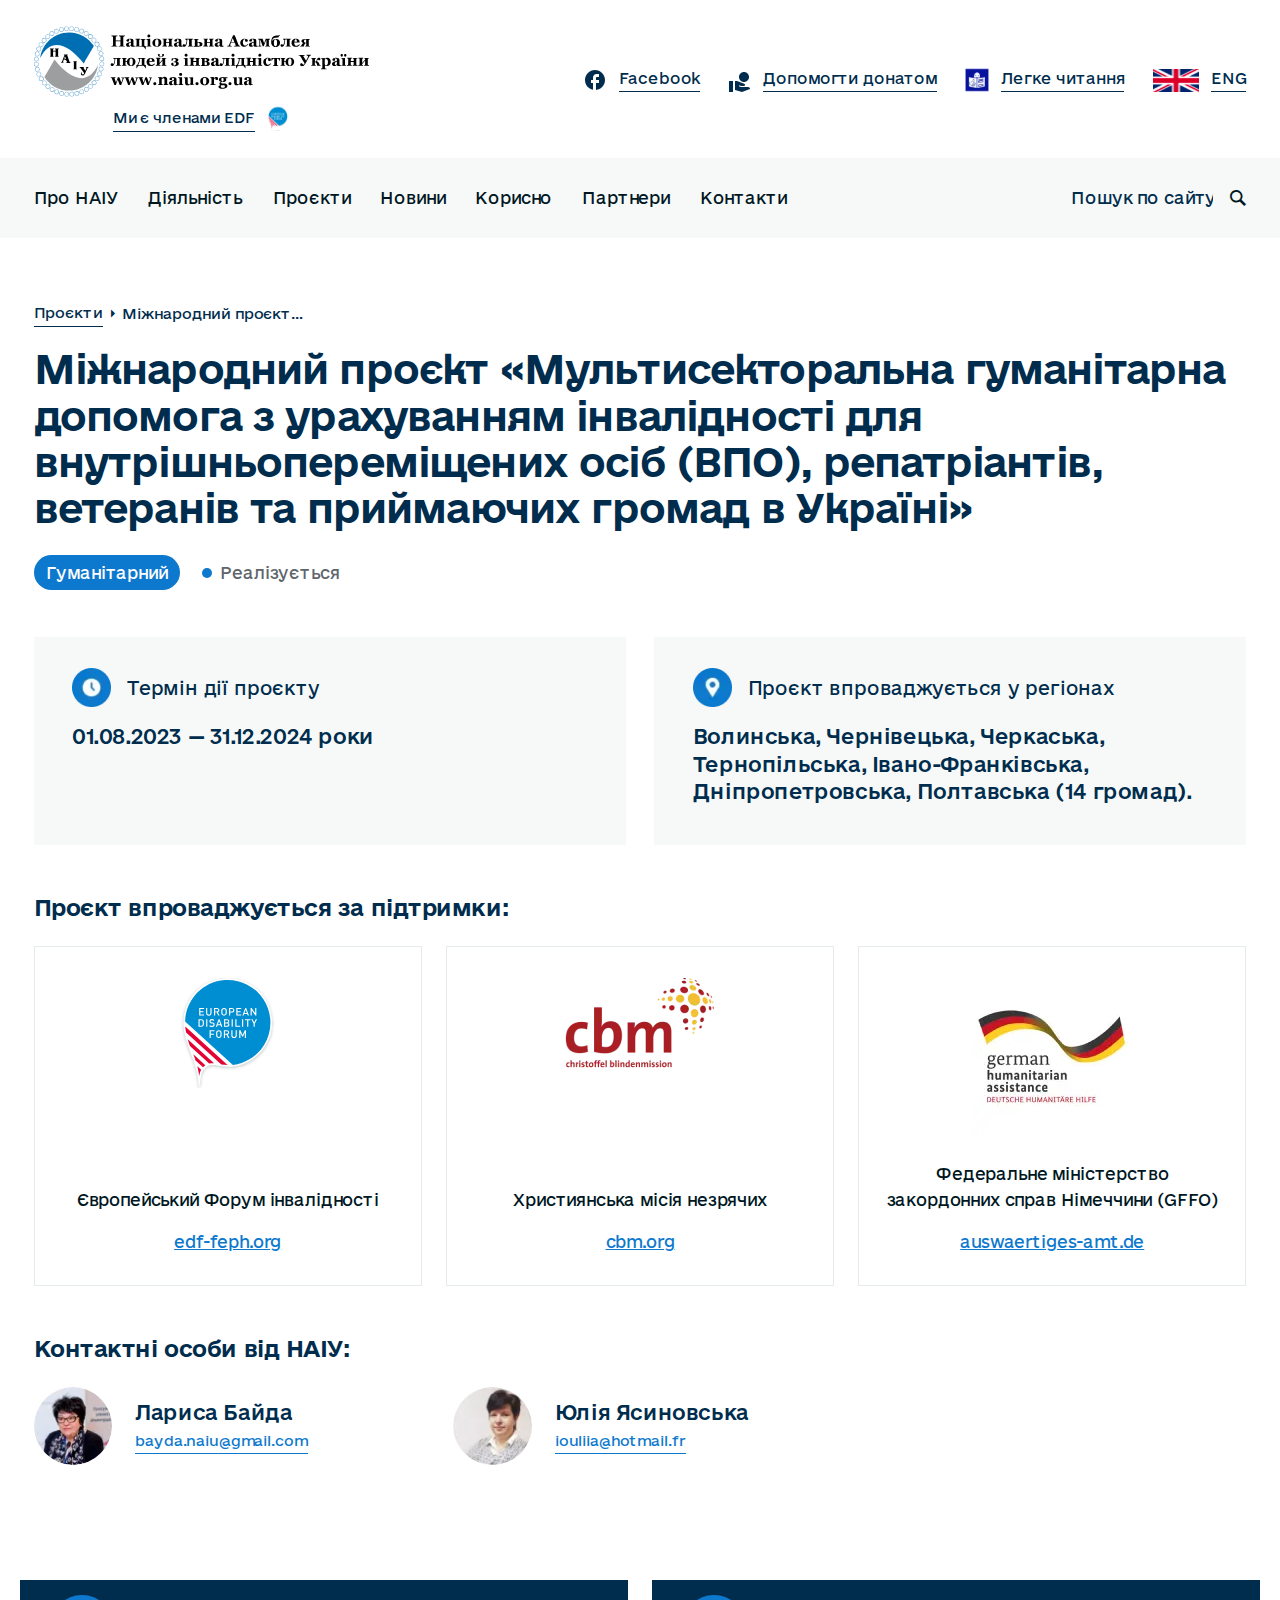
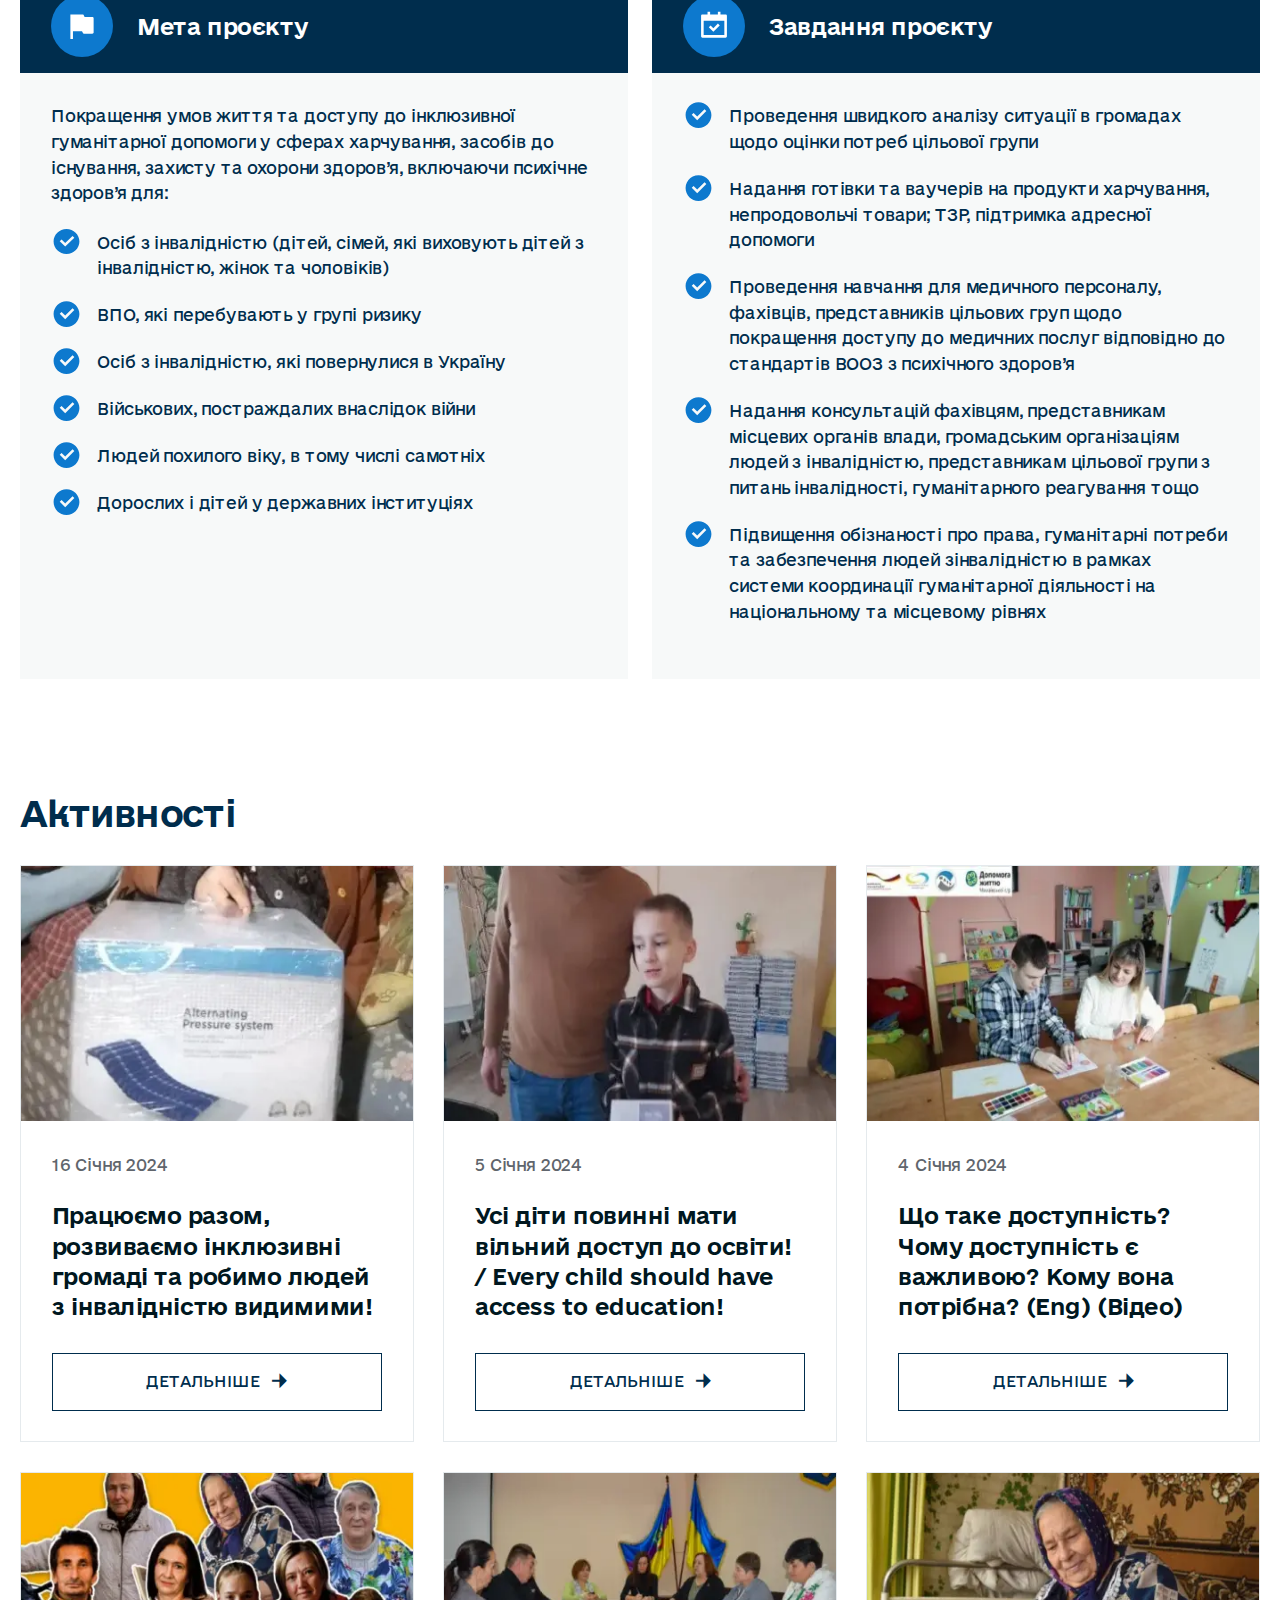
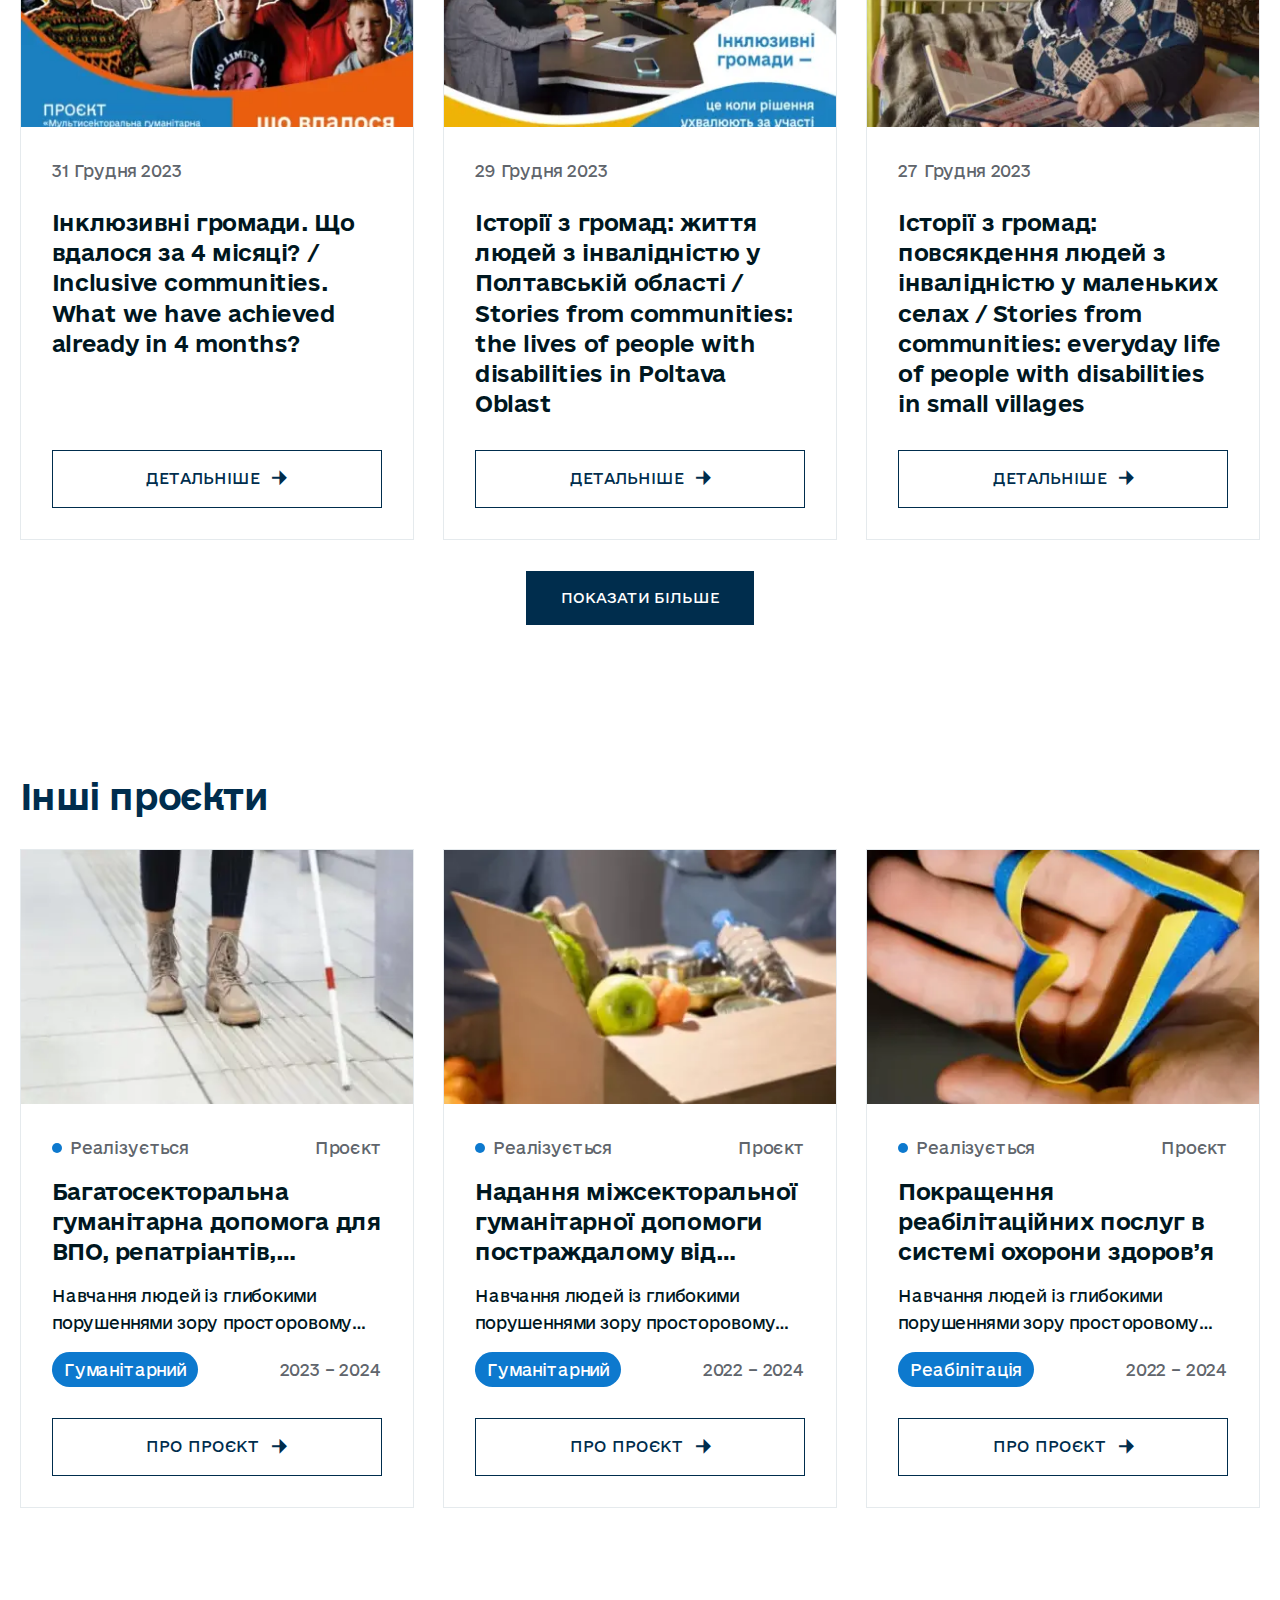
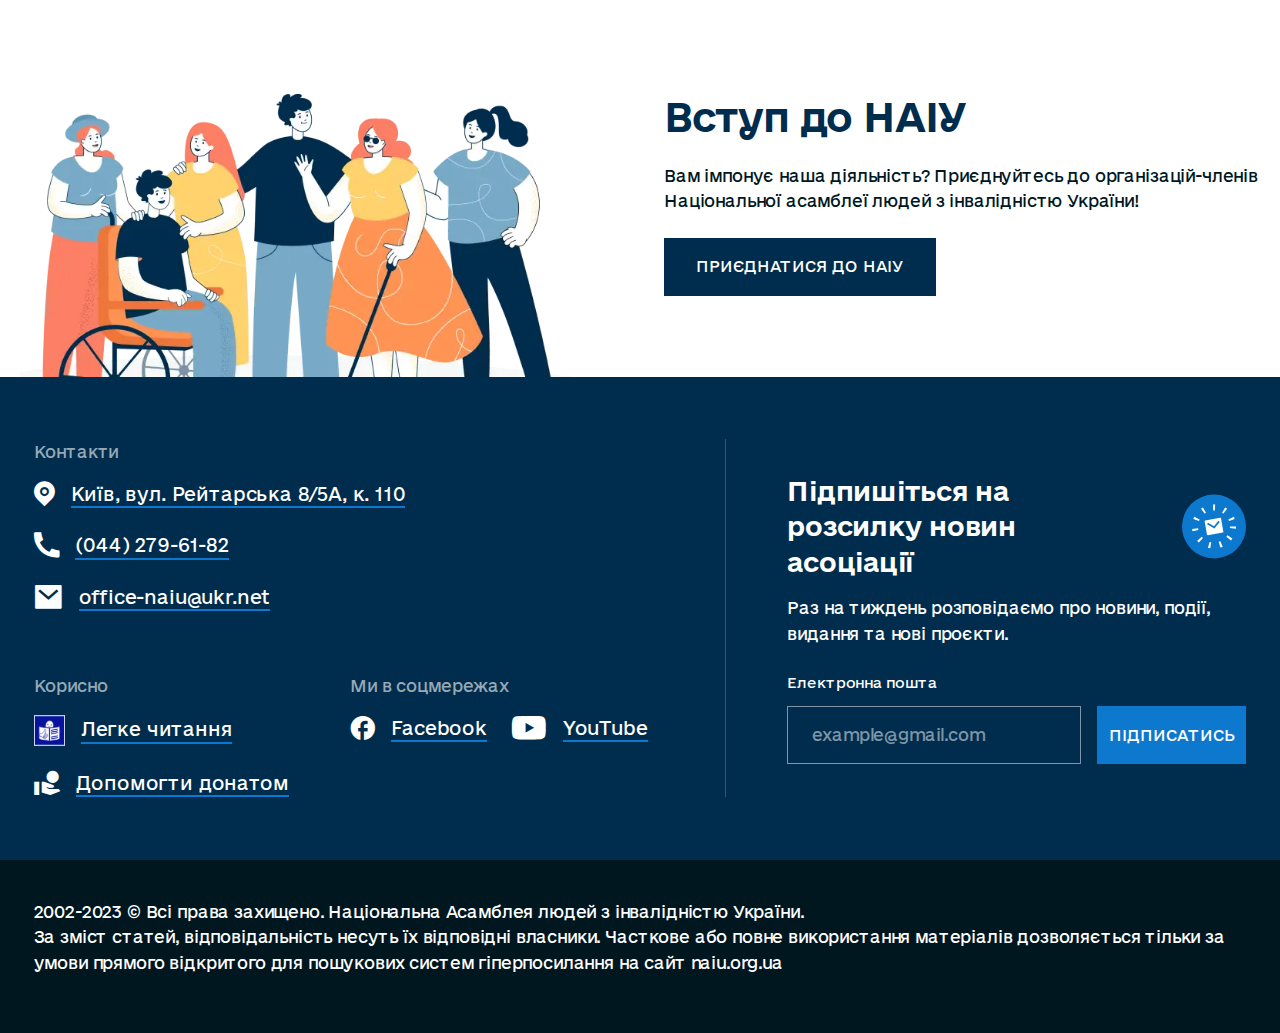
<file: single-projects.html>
<!DOCTYPE html>
<html lang="uk">
<head>
    <meta charset="UTF-8">
    <meta http-equiv="X-UA-Compatible" content="IE=edge">
    <meta name="viewport" content="width=device-width, initial-scale=1.0">
    <link rel="stylesheet" href="css/style.min.css?_v=20240131135102">
    <title></title>
</head>

<body>
  <div class="wrapper">
    <header class="header">
  <div class="header__container">
    <div class="header__top top-header">
      <div class="top-header__inner">
        <a class="header__logo header-logo" href="index.html">
          <div class="header-logo__images">
            <img src="img/logo.svg" alt="Logotype">
          </div>
        </a>
        <a href="#" class="top-header__link top-header__link_edf" data-da=".top-header__links,767.98,2">
          <span>Ми є членами EDF</span>
          <img src="img/edf.svg" alt="">
        </a>
      </div>
      <div class="header__top-menu menu-top">
        <nav class="menu-top__body" aria-label="Top меню">
          <ul class="menu-top__list">
            <li class="menu-top__item" data-da=".menu__list,991.98,8">
              <a href="#" class="menu-top__link">
                <img src="img/facebook-top.svg" alt="">
                <span>Facebook</span>
              </a>
            </li>
            <li class="menu-top__item" data-da=".menu__list,991.98,9">
              <a href="#" class="menu-top__link">
                <img src="img/donate-top.svg" alt="">
                <span>Допомогти донатом</span>
              </a>
            </li>
            <li class="menu-top__item">
              <a href="#" class="menu-top__link menu-top__link_reading" data-da=".top-header__links,767.98,2">
                <img src="img/reading-top.svg" alt="">
                <span>Легке читання</span>
              </a>
            </li>
            <li class="menu-top__item menu-top__item_lang">
              <a href="#" class="menu-top__link">
                <img src="img/lang-en.svg" alt="">
                <span>ENG</span>
              </a>
            </li>
          </ul>
        </nav>
      </div>
      <button type="button" class="icon-menu" aria-label="Меню бургер" aria-expanded="false">
        <span></span>
      </button>
    </div>
    <div class="top-header__links"></div>
  </div>
  <div class="header__botom">
    <div class="header__container">
      <div class="header__inner">
        <div class="header__menu menu">
          <nav class="menu__body" aria-label="Головне меню">
            <ul class="menu__list">
              <li class="menu__item"><a href="about.html" class="menu__link">Про НАІУ</a></li>
              <li class="menu__item"><a href="#" class="menu__link">Діяльність</a></li>
              <li class="menu__item"><a href="projects.html" class="menu__link">Проєкти</a></li>
              <li class="menu__item"><a href="#" class="menu__link">Новини</a></li>
              <li class="menu__item"><a href="#" class="menu__link">Корисно</a></li>
              <li class="menu__item"><a href="#" class="menu__link">Партнери</a></li>
              <li class="menu__item"><a href="#" class="menu__link">Контакти</a></li>
              <li class="menu__item menu__item_form">
                <form class="search-form__item" action="#">
                  <input id="search-input" class="search-form__input" autocomplete="off" type="text" name="form[]"
                    placeholder="Пошук по сайту">
                  <button class="search-form__btn _icon-search" type="submit" aria-label="Пошук по сайту"></button>
                </form>
              </li>
            </ul>
          </nav>
        </div>
      </div>
    </div>
  </div>


</header>
    <main class="page">
      <div class="single-project__breadcrumbs breadcrumbs">
        <div class="breadcrumbs__container">
          <div class="breadcrumbs__wrapper">
            <nav class="breadcrumbs__nav">
              <ul class="breadcrumbs__list">
                <li class="breadcrumbs__item">
                  <a class="breadcrumbs__link" href="projects.html"><span>Проєкти</span></a>
                </li>
                <li class="breadcrumbs__item">
                  <span class="breadcrumbs__current">Міжнародний проєкт «Мультисекторальна гуманітарна допомога з
                    урахуванням інвалідності для внутрішньопереміщених осіб
                    (ВПО), репатріантів, ветеранів та приймаючих громад в Україні»</span>
                </li>
              </ul>
            </nav>
          </div>
        </div>
      </div>
      <section class="page__single-project single-project">
        <div class="single-project__container">
          <div class="single-project__wrapper">
            <h1 class="single-project__title title">
              Міжнародний проєкт «Мультисекторальна гуманітарна допомога з урахуванням інвалідності для
              внутрішньопереміщених осіб (ВПО), репатріантів, ветеранів та приймаючих громад в Україні»
            </h1>
            <div class="single-project__info">
              <a class="single-project__tag tag-item" href="#">Гуманітарний</a>
              <div class="single-project__status tag-status">
                <img src="img/realized.svg" alt="Реалізується">
                Реалізується
              </div>
            </div>
            <div class="single-project__implemented implemented">
              <div class="implemented__item">
                <div class="implemented__title">
                  <picture><source srcset="img/implemented/01.webp" type="image/webp"><img src="img/implemented/01.png" alt="Icon"></picture>
                  Термін дії проєкту
                </div>
                <div class="implemented__text">
                  01.08.2023 — 31.12.2024 роки
                </div>
              </div>
              <div class="implemented__item">
                <div class="implemented__title">
                  <picture><source srcset="img/implemented/02.webp" type="image/webp"><img src="img/implemented/02.png" alt="Icon"></picture>
                  Проєкт впроваджується у регіонах
                </div>
                <div class="implemented__text">
                  Волинська, Чернівецька, Черкаська, Тернопільська, Івано-Франківська, Дніпропетровська, Полтавська (14
                  громад).
                </div>
              </div>
            </div>
            <div class="single-project__support support">
              <h3 class="support__title">
                Проєкт впроваджується за підтримки:
              </h3>
              <ul class="support__list">
                <li>
                  <article class="support__item">
                    <div class="support__images">
                      <img class="support__img" src="img/support/01.svg" alt="Зображення">
                    </div>
                    <div class="support__content">
                      <h4>
                        Європейський Форум інвалідності
                      </h4>
                      <a class="support__link" href="#">
                        edf-feph.org
                      </a>
                    </div>
                  </article>
                </li>
                <li>
                  <article class="support__item">
                    <div class="support__images">
                      <picture><source srcset="img/support/02.webp" type="image/webp"><img class="support__img" src="img/support/02.png" alt="Зображення"></picture>
                    </div>
                    <div class="support__content">
                      <h4>
                        Християнська місія незрячих
                      </h4>
                      <a class="support__link" href="#">
                        cbm.org
                      </a>
                    </div>
                  </article>
                </li>
                <li>
                  <article class="support__item">
                    <div class="support__images">
                      <picture><source srcset="img/support/03.webp" type="image/webp"><img class="support__img" src="img/support/03.png" alt="Зображення"></picture>
                    </div>
                    <div class="support__content">
                      <h4>
                        Федеральне міністерство закордонних справ Німеччини (GFFO)
                      </h4>
                      <a class="support__link" href="#">
                        auswaertiges-amt.de
                      </a>
                    </div>
                  </article>
                </li>
              </ul>
            </div>
            <div class="single-project__persons persons">
              <h3 class="persons__title">
                Контактні особи від НАІУ:
              </h3>
              <ul class="persons__list">
                <li>
                  <article class="persons__item">
                    <picture><source srcset="img/persons/01.webp" type="image/webp"><img class="persons__img" src="img/persons/01.jpg" alt="Аватар"></picture>
                    <div class="persons__content">
                      <div class="persons__name">
                        Лариса Байда
                      </div>
                      <a class="persons__email" href="mailto:bayda.naiu@gmail.com">bayda.naiu@gmail.com</a>
                    </div>
                  </article>
                </li>
                <li>
                  <article class="persons__item">
                    <picture><source srcset="img/persons/02.webp" type="image/webp"><img class="persons__img" src="img/persons/02.jpg" alt="Аватар"></picture>
                    <div class="persons__content">
                      <div class="persons__name">
                        Юлія Ясиновська
                      </div>
                      <a class="persons__email" href="mailto:iouliia@hotmail.fr">iouliia@hotmail.fr</a>
                    </div>
                  </article>
                </li>
              </ul>
            </div>
          </div>
        </div>
      </section>
      <section class="page__goal goal">
        <div class="goal__container">
          <div class="goal__body">
            <div class="goal__column">
              <div class="goal__top top-head">
                <img class="top-head__img" src="img/vision/02.svg" alt="Icon">
                <h2 class="top-head__title">Мета проєкту</h2>
              </div>
              <div class="goal__content content-goal">
                <div class="content-goal__text">
                  Покращення умов життя та доступу до інклюзивної гуманітарної допомоги у сферах харчування, засобів до
                  існування, захисту
                  та охорони здоров’я, включаючи психічне здоров’я для:
                </div>
                <ul class="content-goal__list">
                  <li class="content-goal__item">
                    Осіб з інвалідністю (дітей, сімей, які виховують дітей з інвалідністю, жінок та чоловіків)
                  </li>
                  <li class="content-goal__item">
                    ВПО, які перебувають у групі ризику
                  </li>
                  <li class="content-goal__item">
                    Осіб з інвалідністю, які повернулися в Україну
                  </li>
                  <li class="content-goal__item">
                    Військових, постраждалих внаслідок війни
                  </li>
                  <li class="content-goal__item">
                    Людей похилого віку, в тому числі самотніх
                  </li>
                  <li class="content-goal__item">
                    Дорослих і дітей у державних інституціях
                  </li>
                </ul>
              </div>
            </div>
            <div class="goal__column">
              <div class="goal__top top-head">
                <img class="top-head__img" src="img/vision/04.svg" alt="Icon">
                <h2 class="top-head__title">Завдання проєкту</h2>
              </div>
              <div class="goal__content content-goal">
                <ul class="content-goal__list">
                  <li class="content-goal__item">
                    Проведення швидкого аналізу ситуації в громадах щодо оцінки потреб цільової групи
                  </li>
                  <li class="content-goal__item">
                    Надання готівки та ваучерів на продукти харчування, непродовольчі товари; ТЗР, підтримка адресної
                    допомоги
                  </li>
                  <li class="content-goal__item">
                    Проведення навчання для медичного персоналу, фахівців, представників цільових груп щодо покращення
                    доступу до медичних
                    послуг відповідно до стандартів ВООЗ з психічного здоров’я
                  </li>
                  <li class="content-goal__item">
                    Надання консультацій фахівцям, представникам місцевих органів влади, громадським організаціям людей
                    з інвалідністю,
                    представникам цільової групи з питань інвалідності, гуманітарного реагування тощо
                  </li>
                  <li class="content-goal__item">
                    Підвищення обізнаності про права, гуманітарні потреби та забезпечення людей зінвалідністю в рамках
                    системи координації
                    гуманітарної діяльності на національному та місцевому рівнях
                  </li>
                </ul>
              </div>
            </div>
          </div>
        </div>
      </section>
      <section class="page__activities activities">
        <div class="activities__container">
          <h2 class="activities__title title-litle">
            Активності
          </h2>
          <ul class="activities-grid">
            <li class="activities-grid__item">
              <article class="activities__item item-activities">
                <div class="item-activities__images">
                  <picture><source srcset="img/activities/01.webp" type="image/webp"><img src="img/activities/01.jpg" alt="Зображення"></picture>
                </div>
                <div class="item-activities__content">
                  <a class="activities__date" href="#">16 Січня 2024</a>
                  <h3 class="item-activities__title">
                    <a href="#">
                      Працюємо разом, розвиваємо інклюзивні громаді та робимо людей з інвалідністю видимими!
                    </a>
                  </h3>
                  <a class="item-activities__btn more-details _icon-arrow" href="#">Детальніше</a>
                </div>
              </article>
            </li>
            <li class="activities-grid__item">
              <article class="activities__item item-activities">
                <div class="item-activities__images">
                  <picture><source srcset="img/activities/02.webp" type="image/webp"><img src="img/activities/02.jpg" alt="Зображення"></picture>
                </div>
                <div class="item-activities__content">
                  <a class="activities__date" href="#">5 Січня 2024</a>
                  <h3 class="item-activities__title">
                    <a href="#">
                      Усі діти повинні мати вільний доступ до освіти! / Every child should have access to education!
                    </a>
                  </h3>
                  <a class="item-activities__btn more-details _icon-arrow" href="#">Детальніше</a>
                </div>
              </article>
            </li>
            <li class="activities-grid__item">
              <article class="activities__item item-activities">
                <div class="item-activities__images">
                  <picture><source srcset="img/activities/03.webp" type="image/webp"><img src="img/activities/03.jpg" alt="Зображення"></picture>
                </div>
                <div class="item-activities__content">
                  <a class="activities__date" href="#">4 Січня 2024</a>
                  <h3 class="item-activities__title">
                    <a href="#">
                      Що таке доступність? Чому доступність є важливою? Кому вона потрібна? (Eng) (Відео)
                    </a>
                  </h3>
                  <a class="item-activities__btn more-details _icon-arrow" href="#">Детальніше</a>
                </div>
              </article>
            </li>
            <li class="activities-grid__item">
              <article class="activities__item item-activities">
                <div class="item-activities__images">
                  <picture><source srcset="img/activities/04.webp" type="image/webp"><img src="img/activities/04.jpg" alt="Зображення"></picture>
                </div>
                <div class="item-activities__content">
                  <a class="activities__date" href="#">31 Грудня 2023</a>
                  <h3 class="item-activities__title">
                    <a href="#">
                      Інклюзивні громади. Що вдалося за 4 місяці? / Inclusive communities. What we have achieved already
                      in 4 months?
                    </a>
                  </h3>
                  <a class="item-activities__btn more-details _icon-arrow" href="#">Детальніше</a>
                </div>
              </article>
            </li>
            <li class="activities-grid__item">
              <article class="activities__item item-activities">
                <div class="item-activities__images">
                  <picture><source srcset="img/activities/05.webp" type="image/webp"><img src="img/activities/05.jpg" alt="Зображення"></picture>
                </div>
                <div class="item-activities__content">
                  <a class="activities__date" href="#">29 Грудня 2023</a>
                  <h3 class="item-activities__title">
                    <a href="#">
                      Історії з громад: життя людей з інвалідністю у Полтавській області / Stories from communities: the
                      lives of people with
                      disabilities in Poltava Oblast
                    </a>
                  </h3>
                  <a class="item-activities__btn more-details _icon-arrow" href="#">Детальніше</a>
                </div>
              </article>
            </li>
            <li class="activities-grid__item">
              <article class="activities__item item-activities">
                <div class="item-activities__images">
                  <picture><source srcset="img/activities/06.webp" type="image/webp"><img src="img/activities/06.jpg" alt="Зображення"></picture>
                </div>
                <div class="item-activities__content">
                  <a class="activities__date" href="#">27 Грудня 2023</a>
                  <h3 class="item-activities__title">
                    <a href="#">
                      Історії з громад: повсякдення людей з інвалідністю у маленьких селах / Stories from communities:
                      everyday life of people
                      with disabilities in small villages
                    </a>
                  </h3>
                  <a class="item-activities__btn more-details _icon-arrow" href="#">Детальніше</a>
                </div>
              </article>
            </li>
          </ul>
          <div class="activities__button button-center">
            <button class="show-more__btn show-more-activities">показати більше</button>
          </div>
        </div>
      </section>
      <section class="page__other other">
        <div class="other__container">
          <h2 class="other__title title-litle">
            Інші проєкти
          </h2>
            <ul class="project-grid">
              <li class="project-grid__item">
                <article class="project__item item-project">
                  <a class="item-project__images-ibg" href="#">
                    <picture><source srcset="img/projects/01.webp" type="image/webp"><img src="img/projects/01.jpg" alt="Зображення"></picture>
                  </a>
                  <div class="item-project__content">
                    <div class="item-project__info">
                      <div class="item-project__status tag-status">
                        <img src="img/realized.svg" alt="Реалізується">
                        Реалізується
                      </div>
                      <div class="item-project__type">Проєкт</div>
                    </div>
                    <h3 class="item-project__title">
                      <a href="#">
                        Багатосекторальна гуманітарна допомога для ВПО, репатріантів, ветеранів та їх приймаючих громад
                        в
                        Україні
                      </a>
                    </h3>
                    <div class="item-project__text">
                      Навчання людей із глибокими порушеннями зору просторовому орієнтуванню та мобільності (ОіМ) є
                      однією
                      з найважливіших умов компенсації порушення зору, та незалежного якісного життя.
                    </div>
                    <div class="item-project__tags">
                      <a class="item-project__tag tag-item" href="#">Гуманітарний</a>
                      <a class="item-project__date" href="#">2023 – 2024</a>
                    </div>
                    <a class="item-project__btn _icon-arrow" href="single-projects.html">про проєкт</a>
                  </div>
                </article>
              </li>
              <li class="project-grid__item">
                <article class="project__item item-project">
                  <a class="item-project__images-ibg" href="#">
                    <picture><source srcset="img/projects/02.webp" type="image/webp"><img src="img/projects/02.jpg" alt="Зображення"></picture>
                  </a>
                  <div class="item-project__content">
                    <div class="item-project__info">
                      <div class="item-project__status tag-status">
                        <img src="img/realized.svg" alt="Реалізується">
                        Реалізується
                      </div>
                      <div class="item-project__type">Проєкт</div>
                    </div>
                    <h3 class="item-project__title">
                      <a href="#">
                        Надання міжсекторальної гуманітарної допомоги постраждалому від конфлікту населенню в Україні
                      </a>
                    </h3>
                    <div class="item-project__text">
                      Навчання людей із глибокими порушеннями зору просторовому орієнтуванню та мобільності (ОіМ) є
                      однією
                      з найважливіших
                      умов компенсації порушення зору, та незалежного якісного життя.
                    </div>
                    <div class="item-project__tags">
                      <a class="item-project__tag tag-item" href="#">Гуманітарний</a>
                      <a class="item-project__date" href="#">2022 – 2024</a>
                    </div>
                    <a class="item-project__btn _icon-arrow" href="single-projects.html">про проєкт</a>
                  </div>
                </article>
              </li>
              <li class="project-grid__item">
                <article class="project__item item-project">
                  <a class="item-project__images-ibg" href="#">
                    <picture><source srcset="img/projects/03.webp" type="image/webp"><img src="img/projects/03.jpg" alt="Зображення"></picture>
                  </a>
                  <div class="item-project__content">
                    <div class="item-project__info">
                      <div class="item-project__status tag-status">
                        <img src="img/realized.svg" alt="Реалізується">
                        Реалізується
                      </div>
                      <div class="item-project__type">Проєкт</div>
                    </div>
                    <h3 class="item-project__title">
                      <a href="#">
                        Покращення реабілітаційних послуг в системі охорони здоров’я
                      </a>
                    </h3>
                    <div class="item-project__text">
                      Навчання людей із глибокими порушеннями зору просторовому орієнтуванню та мобільності (ОіМ) є
                      однією
                      з найважливіших
                      умов компенсації порушення зору, та незалежного якісного життя.
                    </div>
                    <div class="item-project__tags">
                      <a class="item-project__tag tag-item" href="#">Реабілітація</a>
                      <a class="item-project__date" href="#">2022 – 2024</a>
                    </div>
                    <a class="item-project__btn _icon-arrow" href="single-projects.html">про проєкт</a>
                  </div>
                </article>
              </li>
            </ul>
        </div>     
      </section>
      <section class="page__intro intro">
        <div class="intro__container">
          <div class="intro__body">
            <div class="intro__images">
              <picture><source srcset="img/intro/01.webp" type="image/webp"><img src="img/intro/01.png" alt="Зображення"></picture>
            </div>
            <div class="intro__content">
              <h2 class="intro__title title">
                Вступ до НАІУ
              </h2>
              <div class="intro__text">
                Вам імпонує наша діяльність? Приєднуйтесь до організацій-членів Національної асамблеї людей з
                інвалідністю України!
              </div>
              <a class="intro__btn btn-litle" href="#">приєднатися до НАІУ</a>
            </div>
          </div>
        </div>
      </section>
    </main>
    <footer class="footer">

  <div class="footer__wrapper">
    <div class="footer__container">
      <div class="footer__inner">
        <div class="footer__left left-footer">
          <div class="footer__contacts contacts-footer">
            <h2 class="left-footer__title">Контакти</h2>
            <ul class="contacts-footer__list footer__list">
              <li class="contacts-footer__item footer__item _icon-location">
                <a href="#" class="contacts-footer__link">
                  Київ, вул. Рейтарська 8/5А, к. 110
                </a>
              </li>
              <li class="contacts-footer__item footer__item _icon-phone">
                <a href="tel:0442796182" class="contacts-footer__link">
                  (044) 279-61-82
                </a>
              </li>
              <li class="contacts-footer__item footer__item _icon-mail">
                <a href="mailto:office-naiu@ukr.net" class="contacts-footer__link">
                  office-naiu@ukr.net
                </a>
              </li>
            </ul>
          </div>
          <div class="footer__useful useful-footer">
            <h2 class="left-footer__title">Корисно</h2>
            <ul class="useful-footer__list footer__list">
              <li class="useful-footer__item footer__item">
                <img src="img/footer-reading.svg" alt="">
                <a href="#" class="useful-footer__link">
                  Легке читання
                </a>
              </li>
              <li class="useful-footer__item footer__item _icon-donate">
                <a href="#" class="useful-footer__link">
                  Допомогти донатом
                </a>
              </li>
            </ul>
          </div>
          <div class="footer__social social-footer">
            <h2 class="left-footer__title">Ми в соцмережах</h2>
            <ul class="social-footer__list">
              <li class="social-footer__item footer__item _icon-facebook">
                <a href="#" class="social-footer__link">
                  Facebook
                </a>
              </li>
              <li class="social-footer__item footer__item _icon-youtube">
                <a href="#" class="social-footer__link">
                  YouTube
                </a>
              </li>
            </ul>
          </div>
        </div>
        <div class="footer__right right-footer">
          <div class="right-footer__top">
            <h2 class="right-footer__title">
              Підпишіться на розсилку новин асоціації
            </h2>
            <img src="img/mailing.svg" alt="Підпишіться на розсилку новин асоціації">
          </div>
          <div class="right-footer__text">
            Раз на тиждень розповідаємо про новини, події, видання та нові проєкти.
          </div>
          <form action="#" id="form" class="form__footer footer-form">
            <div class="footer-form__item">
              <label for="formEmail" class="footer-form__label">Електронна пошта</label>
              <input id="formEmail" type="email" class="footer-form__input" placeholder="example@gmail.com">
            </div>
            <button type="submit" class="footer-form__button">Підписатись</button>
          </form>
        </div>
      </div>
    </div>
  </div>
  <div class="footer__copy copy">
    <div class="footer__container">
      <div class="copy__text">
        2002-2023 © Всі права захищено. Національна Асамблея людей з інвалідністю України. <br> За зміст статей,
        відповідальність
        несуть їх відповідні власники. Часткове або повне використання матеріалів дозволяється тільки за умови прямого
        відкритого для пошукових систем гіперпосилання на сайт
        <a class="copy__link" href="#">naiu.org.ua</a>
      </div>
    </div>
  </div>

</footer>
  </div>
  
  
  
  <script src="https://code.jquery.com/jquery-3.7.1.min.js?_v=20240131135102"
    integrity="sha256-/JqT3SQfawRcv/BIHPThkBvs0OEvtFFmqPF/lYI/Cxo=" crossorigin="anonymous"></script>
  <script src="js/app.min.js?_v=20240131135102"></script>
</body>

</html>
</file>
<file: css/style.min.css>
@font-face{font-family:icons;font-display:swap;src:url(../fonts/icons.woff2) format("woff2"),url(../fonts/icons.woff) format("woff");font-weight:400;font-style:normal}@font-face{font-family:Ukraine;font-display:swap;src:url(../fonts/Ukraine-Bold.woff2) format("woff2"),url(../fonts/Ukraine-Bold.woff) format("woff");font-weight:700;font-style:normal}@font-face{font-family:Ukraine;font-display:swap;src:url(../fonts/Ukraine-Medium.woff2) format("woff2"),url(../fonts/Ukraine-Medium.woff) format("woff");font-weight:500;font-style:normal}@font-face{font-family:Ukraine;font-display:swap;src:url(../fonts/Ukraine-Regular.woff2) format("woff2"),url(../fonts/Ukraine-Regular.woff) format("woff");font-weight:400;font-style:normal}@font-face{font-family:UkraineHead;font-display:swap;src:url(../fonts/UkraineHead-Bold.woff2) format("woff2"),url(../fonts/UkraineHead-Bold.woff) format("woff");font-weight:700;font-style:normal}.breadcrumbs__link::after,.custom-select::after,[class*=_icon-]::before{font-family:icons;font-style:normal;font-weight:400;font-variant:normal;text-transform:none;line-height:1;-webkit-font-smoothing:antialiased;-moz-osx-font-smoothing:grayscale}[class*=_icon-]::before{display:block}._icon-arrow:before{content:"\e900"}._icon-donate:before{content:"\e901"}._icon-download:before{content:"\e902"}._icon-facebook:before{content:"\e903"}._icon-location:before{content:"\e904"}._icon-mail:before{content:"\e905"}._icon-phone:before{content:"\e906"}._icon-search:before{content:"\e907"}._icon-triangle:before{content:"\e908"}._icon-youtube:before{content:"\e909"}*,::after,::before{padding:0;margin:0;border:0;-webkit-box-sizing:border-box;box-sizing:border-box}a{text-decoration:none;color:inherit}li,ol,ul{list-style:none}img{vertical-align:top}h1,h2,h3,h4,h5,h6{font-weight:inherit;font-size:inherit}input,select,textarea{font:inherit}button{padding:0;border:none;font:inherit;color:inherit;background-color:transparent;cursor:pointer}html{height:100%}body{font-family:Ukraine;font-size:1rem;font-weight:400;line-height:160%;height:100%;color:#00171f}body._lock{overflow:hidden;-ms-touch-action:none;touch-action:none;-ms-scroll-chaining:none;overscroll-behavior:none}.no-scroll{overflow:hidden;-ms-touch-action:none;touch-action:none}.slider__box{min-height:0;min-width:0}.slider-initiatives .slick-track{display:-webkit-box;display:-ms-flexbox;display:flex;-webkit-column-gap:30px;-moz-column-gap:30px;column-gap:30px}.slider-partners .slick-track{display:-webkit-box;display:-ms-flexbox;display:flex;-webkit-column-gap:24px;-moz-column-gap:24px;column-gap:24px}.slick-list{overflow:hidden}.slick-slide div{height:100%}.wrapper{min-height:100%;display:-webkit-box;display:-ms-flexbox;display:flex;-webkit-box-orient:vertical;-webkit-box-direction:normal;-ms-flex-direction:column;flex-direction:column;overflow:hidden}.wrapper>main{-webkit-box-flex:1;-ms-flex:1 1 auto;flex:1 1 auto}.wrapper>*{min-width:0}[class*=__container]{max-width:88.75rem;margin:0 auto;padding:0 1.25rem}[class*=-ibg]{position:relative}[class*=-ibg] img{position:absolute;width:100%;height:100%;top:0;left:0;-o-object-fit:cover;object-fit:cover}[class*=-ibg_contain] img{-o-object-fit:contain;object-fit:contain}.page__top{padding-top:73px;padding-bottom:67px}.page__info{margin-bottom:120px}.page__news{margin-bottom:80px}.page__events{padding-top:100px;padding-bottom:120px}.page__initiatives{padding-top:80px;padding-bottom:160px}.page__projects{padding-bottom:120px}.page__edition{padding-bottom:80px}.page__partners{padding-top:96px;padding-bottom:96px}.page__about{padding-top:65px;padding-bottom:120px}.page__vision{padding-bottom:120px}.page__activity{padding-bottom:80px}.page__directions{padding-top:100px;padding-bottom:120px}.page__secretariat{padding-top:80px;padding-bottom:120px}.page__information{padding-bottom:127px}.page__reports{padding-bottom:162px}.page__project{padding-top:64px;padding-bottom:162px}.page__single-project{padding-bottom:120px}.page__goal{padding-bottom:120px}.page__activities{padding-bottom:160px}.page__other{padding-bottom:162px}.title{font-family:UkraineHead;font-size:40px;font-weight:700;line-height:120%;letter-spacing:-.0525rem;color:#002d4d}.title-litle{font-family:UkraineHead;font-size:36px;font-weight:700;line-height:120%;letter-spacing:-.045rem;color:#002d4d}.title-litle:not(:last-child){margin-bottom:32px}.top-block{display:-webkit-box;display:-ms-flexbox;display:flex;-webkit-box-align:center;-ms-flex-align:center;align-items:center;-webkit-box-pack:justify;-ms-flex-pack:justify;justify-content:space-between}.top-block:not(:last-child){margin-bottom:32px}.top-block__title{font-family:UkraineHead;font-size:36px;font-weight:700;line-height:120%;letter-spacing:-.045rem;color:#002d4d}.top-block__btn{display:-webkit-box;display:-ms-flexbox;display:flex;-webkit-box-orient:horizontal;-webkit-box-direction:reverse;-ms-flex-direction:row-reverse;flex-direction:row-reverse;-webkit-box-align:center;-ms-flex-align:center;align-items:center;height:3.625rem;font-size:.9375rem;line-height:normal;text-transform:uppercase;padding-left:2rem;border:.0625rem solid #002d4d;background-color:#fff}.top-block__btn::before{display:-webkit-box;display:-ms-flexbox;display:flex;-webkit-box-align:center;-ms-flex-align:center;align-items:center;-webkit-box-pack:center;-ms-flex-pack:center;justify-content:center;width:3.625rem;height:3.625rem;color:#fff;background-color:#002d4d;margin-left:2rem}.top-head{display:-webkit-box;display:-ms-flexbox;display:flex;-webkit-box-align:center;-ms-flex-align:center;align-items:center;gap:1.5rem;height:112px;padding-left:32px;padding-right:51px;background-color:#002d4d}.top-head__img{width:64px;height:64px}.top-head__title{font-size:22px;font-weight:700;line-height:140%;letter-spacing:-.0275rem;color:#fff}.tag-item{font-size:16px;padding:.5rem .75rem;line-height:normal;letter-spacing:-.01rem;border-radius:6.25rem;background-color:#0d79ce;color:#fff}.tag-status{display:-webkit-box;display:-ms-flexbox;display:flex;-webkit-box-align:center;-ms-flex-align:center;align-items:center;gap:.5rem;font-size:16px;letter-spacing:-.01rem;color:#60656c}.screen-reader-text{border:0;clip:rect(1px,1px,1px,1px);-webkit-clip-path:inset(50%);clip-path:inset(50%);height:1px;margin:-1px;overflow:hidden;padding:0;position:absolute!important;width:1px;word-wrap:normal!important;word-break:normal}.screen-reader-text_1{border:0;clip:rect(1px,1px,1px,1px);-webkit-clip-path:inset(50%);clip-path:inset(50%);height:1px;margin:-1px;overflow:hidden;padding:0;position:absolute!important;width:1px;word-wrap:normal!important;word-break:normal}.slick-arrow{position:absolute;top:50%;-webkit-transform:translate(0,-50%);-ms-transform:translate(0,-50%);transform:translate(0,-50%);z-index:10;font-size:0;width:3.625rem;height:3.625rem;border:.0625rem solid #002d4d;border-radius:50%}.slick-arrow.slick-prev{left:-7%;background:url(../img/arrow-left.svg) 0 0 no-repeat;background-position:center;background-color:#fff}.slick-arrow.slick-next{right:-7%;background:url(../img/arrow-right.svg) 0 0 no-repeat;background-position:center;background-color:#fff}.slick-dots{display:-webkit-box;display:-ms-flexbox;display:flex;gap:1rem;-webkit-box-pack:center;-ms-flex-pack:center;justify-content:center;margin-top:32px}.slick-dots .slick-sr-only{font-size:0}.slick-dots li{display:inline-block;width:.5rem;height:.5rem;border-radius:50%;background-color:rgba(0,45,77,.3);cursor:pointer}.slick-dots .slick-active{width:2rem;border-radius:6.25rem;background-color:#002d4d}.show-more__btn{width:100%;height:3.375rem;font-size:.875rem;line-height:normal;text-transform:uppercase;padding:0 .625rem;background-color:#002d4d;color:#fff}.show-more-initiatives{display:none}.show-more-partners{display:none}.show-more-activities,.show-more-project{max-width:14.25rem}.btn-litle{display:-webkit-inline-box;display:-ms-inline-flexbox;display:inline-flex;-webkit-box-align:center;-ms-flex-align:center;align-items:center;-webkit-box-pack:center;-ms-flex-pack:center;justify-content:center;height:3.625rem;font-size:15px;padding:0 2rem;background-color:#002d4d;color:#fff;text-transform:uppercase}.button-center{text-align:center}.more-details{display:-webkit-box;display:-ms-flexbox;display:flex;-webkit-box-orient:horizontal;-webkit-box-direction:reverse;-ms-flex-direction:row-reverse;flex-direction:row-reverse;-webkit-box-align:center;-ms-flex-align:center;align-items:center;-webkit-box-pack:center;-ms-flex-pack:center;justify-content:center;height:3.625rem;font-size:15px;padding:0 2rem;background-color:#fff;color:#002d4d;text-transform:uppercase;border:.0625rem solid #002d4d;margin-top:auto}.more-details::before{margin-left:.75rem}.accordion__section{padding-left:32px;padding-right:32px;background-color:#f7f9f9}.accordion__section:first-child{padding-top:14px}.accordion__title{display:-webkit-box;display:-ms-flexbox;display:flex;-webkit-box-orient:horizontal;-webkit-box-direction:reverse;-ms-flex-direction:row-reverse;flex-direction:row-reverse;-webkit-box-align:center;-ms-flex-align:center;align-items:center;-webkit-box-pack:justify;-ms-flex-pack:justify;justify-content:space-between;position:relative;width:100%;height:62px;font-size:16px;letter-spacing:-.01rem;color:#002d4d;border-bottom:.0625rem solid rgba(0,45,77,.1);text-align:left;cursor:pointer}.accordion__title::before{color:#002d4d;-webkit-transition:-webkit-transform .3s ease 0s;transition:-webkit-transform .3s ease 0s;transition:transform .3s ease 0s;transition:transform .3s ease 0s,-webkit-transform .3s ease 0s;margin-left:.625rem}.accordion__title:last-child{border-bottom:none}.accordion__content{font-size:16px;letter-spacing:-.01rem;color:#002d4d;padding-top:1.25rem;padding-bottom:1.6875rem;padding-right:.3125rem;display:none}.accordion__content p:not(:last-child){margin-bottom:.9375rem}.accordion__title[aria-expanded=true]::before{-webkit-transform:rotate(90deg);-ms-transform:rotate(90deg);transform:rotate(90deg)}.accordion__title[aria-expanded=true]+.accordion__content{display:block}.accordion__title:focus+.accordion__content{outline:0}.accordion__title[aria-expanded=true]:focus+.accordion__content{outline:0}.accordion-content p:last-child{margin-bottom:0}.breadcrumbs{height:1.375rem;margin-top:64px;margin-bottom:1.5rem}.breadcrumbs__wrapper{padding-left:15px;padding-right:15px}.breadcrumbs__list{display:-webkit-box;display:-ms-flexbox;display:flex;-webkit-box-align:center;-ms-flex-align:center;align-items:center}.breadcrumbs__item{font-size:.875rem;letter-spacing:-.00875rem;color:#002d4d}.breadcrumbs__link{display:-webkit-box;display:-ms-flexbox;display:flex;-webkit-box-align:center;-ms-flex-align:center;align-items:center;-webkit-transition:color .3s ease 0s;transition:color .3s ease 0s}.breadcrumbs__link span{border-bottom:.0625rem solid #002d4d}.breadcrumbs__link::after{content:"\e908";font-size:.5rem;margin:0 1em}.breadcrumbs__current{max-width:21.25rem;display:-webkit-box;-webkit-line-clamp:1;-webkit-box-orient:vertical;overflow:hidden}.header__top{height:160px;display:-webkit-box;display:-ms-flexbox;display:flex;-webkit-box-align:center;-ms-flex-align:center;align-items:center;-webkit-box-pack:justify;-ms-flex-pack:justify;justify-content:space-between;gap:20px;padding-left:15px;padding-right:15px}.header__logo img{width:350px}.header__botom{background-color:#f7f9f9}.header__inner{display:-webkit-box;display:-ms-flexbox;display:flex;-webkit-box-align:center;-ms-flex-align:center;align-items:center;-webkit-box-pack:justify;-ms-flex-pack:justify;justify-content:space-between;padding-left:15px;padding-right:15px}.header__menu{width:100%}.top-header__inner{display:-webkit-box;display:-ms-flexbox;display:flex;-webkit-box-orient:vertical;-webkit-box-direction:normal;-ms-flex-direction:column;flex-direction:column;-webkit-box-align:center;-ms-flex-align:center;align-items:center;gap:.5rem}.top-header__link_edf{display:-webkit-box;display:-ms-flexbox;display:flex;-webkit-box-align:center;-ms-flex-align:center;align-items:center;gap:12px;font-size:14px;letter-spacing:-.00875rem;color:#002d4d}.top-header__link_edf span{border-bottom:.0625rem solid #002d4d}.menu-top__list{display:-webkit-box;display:-ms-flexbox;display:flex;-webkit-box-align:center;-ms-flex-align:center;align-items:center;-ms-flex-wrap:wrap-reverse;flex-wrap:wrap-reverse;gap:calc(5px + 27 * (100vw - 320px)/ 1120)}.menu-top__list li a{display:-webkit-box;display:-ms-flexbox;display:flex;-webkit-box-align:end;-ms-flex-align:end;align-items:flex-end;gap:.75rem;font-size:15px;letter-spacing:-.00875rem;white-space:nowrap;color:#002d4d}.menu-top__list li a span{border-bottom:.0625rem solid #002d4d}.menu-top__item_lang img{width:48px;height:24px}.menu-top__link{display:-webkit-box;display:-ms-flexbox;display:flex;-webkit-box-align:center;-ms-flex-align:center;align-items:center;gap:.75rem;font-size:1rem;letter-spacing:-.00875rem;white-space:nowrap;color:#002d4d}.menu-top__link span{border-bottom:.0625rem solid #002d4d}.menu-top__link_reading{font-size:14px}.menu__list{min-height:5rem;display:-webkit-box;display:-ms-flexbox;display:flex;-webkit-box-align:center;-ms-flex-align:center;align-items:center;-webkit-box-pack:justify;-ms-flex-pack:justify;justify-content:space-between;gap:32px;letter-spacing:-.01rem;white-space:nowrap;-ms-flex-wrap:wrap;flex-wrap:wrap}.search-form__item{display:-webkit-box;display:-ms-flexbox;display:flex;-webkit-box-align:center;-ms-flex-align:center;align-items:center;gap:.75rem}.search-form__input{max-width:9.5rem;padding:0 .3125rem}.search-form__input::-webkit-input-placeholder{color:#002d4d;letter-spacing:-.01rem}.search-form__input::-moz-placeholder{color:#002d4d;letter-spacing:-.01rem}.search-form__input:-ms-input-placeholder{color:#002d4d;letter-spacing:-.01rem}.search-form__input::-ms-input-placeholder{color:#002d4d;letter-spacing:-.01rem}.search-form__input::placeholder{color:#002d4d;letter-spacing:-.01rem}.icon-menu{display:none}.footer__wrapper{background-color:#002d4d;padding-top:64px;padding-bottom:64px}.footer__inner{padding-left:15px;padding-right:15px;display:-webkit-box;display:-ms-flexbox;display:flex;-webkit-box-align:center;-ms-flex-align:center;align-items:center}.footer__left{-webkit-box-flex:0;-ms-flex:0 1 47.125rem;flex:0 1 47.125rem;display:-webkit-box;display:-ms-flexbox;display:flex;gap:64px;-ms-flex-wrap:wrap;flex-wrap:wrap}.footer__list{display:-webkit-box;display:-ms-flexbox;display:flex;-webkit-box-orient:vertical;-webkit-box-direction:normal;-ms-flex-direction:column;flex-direction:column;gap:1.5rem}.footer__item{display:-webkit-box;display:-ms-flexbox;display:flex;-webkit-box-align:center;-ms-flex-align:center;align-items:center;gap:1rem}.footer__item img{width:32px;height:32px}.footer__item::before{font-size:26px;color:#fff}.footer__item a{font-size:18px;color:#fff;letter-spacing:-.01125rem;border-bottom:2px solid #0d79ce}.footer__right{-webkit-box-flex:0;-ms-flex:0 1 35.3125rem;flex:0 1 35.3125rem}.footer__copy{background-color:#00171f;padding-top:40px;padding-bottom:60px}.social-footer__list{display:-webkit-box;display:-ms-flexbox;display:flex;-webkit-box-align:center;-ms-flex-align:center;align-items:center;gap:1.5rem}.left-footer__title{font-size:16px;color:rgba(255,255,255,.6);letter-spacing:-.01rem}.left-footer__title:not(:last-child){margin-bottom:1em}.right-footer__top{display:-webkit-box;display:-ms-flexbox;display:flex;-webkit-box-pack:justify;-ms-flex-pack:justify;justify-content:space-between;gap:2.875rem;margin-bottom:16px}.right-footer__title{max-width:26.25rem;font-size:26px;font-weight:700;line-height:140%;letter-spacing:-.015625rem;color:#fff}.right-footer__text{font-size:16px;color:#fff;letter-spacing:-.01rem}.right-footer__text:not(:last-child){margin-bottom:1.5em}.form__footer{display:-webkit-box;display:-ms-flexbox;display:flex;-webkit-box-align:end;-ms-flex-align:end;align-items:flex-end;gap:1rem}.footer-form__item{display:-webkit-box;display:-ms-flexbox;display:flex;-webkit-box-orient:vertical;-webkit-box-direction:normal;-ms-flex-direction:column;flex-direction:column;gap:.625rem}.footer-form__label{font-size:14px;color:#fff;letter-spacing:-.00875rem}.footer-form__input{max-width:18.5625rem;height:3.625rem;padding:0 1.5rem;border:.0625rem solid rgba(255,255,255,.5);color:#fff;background-color:#002d4d}.footer-form__input::-webkit-input-placeholder{font-size:16px;font-weight:400;line-height:160%;letter-spacing:-.01rem;color:rgba(255,255,255,.5)}.footer-form__input::-moz-placeholder{font-size:16px;font-weight:400;line-height:160%;letter-spacing:-.01rem;color:rgba(255,255,255,.5)}.footer-form__input:-ms-input-placeholder{font-size:16px;font-weight:400;line-height:160%;letter-spacing:-.01rem;color:rgba(255,255,255,.5)}.footer-form__input::-ms-input-placeholder{font-size:16px;font-weight:400;line-height:160%;letter-spacing:-.01rem;color:rgba(255,255,255,.5)}.footer-form__input::placeholder{font-size:16px;font-weight:400;line-height:160%;letter-spacing:-.01rem;color:rgba(255,255,255,.5)}.footer-form__button{width:100%;height:3.625rem;background-color:#0d79ce;color:#fff;font-size:15px;line-height:normal;text-transform:uppercase;padding:.625rem}.copy__text{font-size:16px;letter-spacing:-.01rem;color:#fff;padding-left:15px;padding-right:15px}.top__body{display:-webkit-box;display:-ms-flexbox;display:flex;-webkit-box-pack:center;-ms-flex-pack:center;justify-content:center;gap:.375rem}.top__content{-webkit-box-flex:0;-ms-flex:0 1 34.375rem;flex:0 1 34.375rem;padding-left:35px;padding-top:2.9375rem}.top__title:not(:last-child){margin-bottom:.6em}.top__text{font-size:16px;letter-spacing:-.01rem;color:#002d4d}.top__text:not(:last-child){margin-bottom:1.5em}.top__btn{display:-webkit-box;display:-ms-flexbox;display:flex;-webkit-box-align:center;-ms-flex-align:center;align-items:center;-webkit-box-pack:center;-ms-flex-pack:center;justify-content:center;max-width:13.625rem;min-height:3.625rem;font-size:15px;background-color:#002d4d;color:#fff;text-transform:uppercase;padding:.625rem}.top__images-ibg{-webkit-box-flex:0;-ms-flex:0 1 54rem;flex:0 1 54rem;padding-bottom:500px}.info__body{display:-ms-grid;display:grid;-ms-grid-columns:(1fr)[3];grid-template-columns:repeat(3,1fr);gap:1.5rem}.info__column{background-color:#f7f9f9}.news__body{display:-webkit-box;display:-ms-flexbox;display:flex;-webkit-box-pack:justify;-ms-flex-pack:justify;justify-content:space-between}.news__inner{display:-webkit-box;display:-ms-flexbox;display:flex;-webkit-box-pack:justify;-ms-flex-pack:justify;justify-content:space-between}.news__left{padding-right:1.875rem}.news__tags{display:-webkit-box;display:-ms-flexbox;display:flex;-webkit-box-align:center;-ms-flex-align:center;align-items:center;gap:.75rem;font-size:16px;letter-spacing:-.01rem}.news__date{color:#60656c;margin-right:auto}.news__tags-link{color:#0d79ce}.news__right{display:-webkit-box;display:-ms-flexbox;display:flex;-webkit-box-orient:vertical;-webkit-box-direction:normal;-ms-flex-direction:column;flex-direction:column;gap:2rem;padding:0 1.875rem;border-left:.0625rem solid rgba(0,45,77,.1);border-right:.0625rem solid rgba(0,45,77,.1)}.news__images-ibg{display:block;width:348px;padding-bottom:11.25rem}.news__content{display:-webkit-box;display:-ms-flexbox;display:flex;-webkit-box-orient:vertical;-webkit-box-direction:normal;-ms-flex-direction:column;flex-direction:column;gap:1.5rem}.news__content h3{font-size:20px;font-weight:500;line-height:140%;letter-spacing:-.025rem}.news__feed{padding-left:1.875rem}.item-news{display:-webkit-box;display:-ms-flexbox;display:flex;-webkit-box-orient:vertical;-webkit-box-direction:normal;-ms-flex-direction:column;flex-direction:column;gap:32px}.item-news__images-ibg{display:block;width:100%;padding-bottom:400px;overflow:hidden}.item-news__images-ibg::after,.item-news__images-ibg::before{content:"";position:absolute;width:130px;height:130px;background-image:url(../img/news/circle.svg);z-index:2}.item-news__images-ibg::after{top:-4.375rem;right:-4.375rem}.item-news__images-ibg::before{left:-2.6875rem;bottom:-2.375rem}.item-news__content h3{font-size:26px;font-weight:700;line-height:140%;letter-spacing:-.0325rem;margin-bottom:16px}.item-news__content p{font-size:16px;letter-spacing:-.01rem;margin-bottom:32px;display:-webkit-box;-webkit-line-clamp:3;-webkit-box-orient:vertical;overflow:hidden}.item-news_litle{display:-webkit-box;display:-ms-flexbox;display:flex;-webkit-box-orient:vertical;-webkit-box-direction:normal;-ms-flex-direction:column;flex-direction:column;gap:1.5rem}.news-feed-grid__item{padding:2rem 0;border-bottom:.0625rem solid rgba(0,45,77,.1)}.news-feed-grid__item:first-child{padding-top:1.5rem}.news-feed-grid__item:last-child{border-bottom:none}.news-feed__item{display:-webkit-box;display:-ms-flexbox;display:flex;-webkit-box-orient:vertical;-webkit-box-direction:normal;-ms-flex-direction:column;flex-direction:column;gap:1.5rem}.news-feed__item h3{font-size:1.25rem;font-weight:500;line-height:140%;letter-spacing:-.025rem}.news-feed__date{color:#60656c;letter-spacing:-.01rem}.events{background-color:#d8dde5}.events__item{position:relative;display:-webkit-box;display:-ms-flexbox;display:flex;-webkit-box-orient:vertical;-webkit-box-direction:normal;-ms-flex-direction:column;flex-direction:column;height:100%;gap:64px;padding-top:32px;padding-right:32px;padding-bottom:24px;padding-left:32px;background-color:#fff;overflow:hidden}.events__item::before{content:"";position:absolute;width:180px;height:180px;background-image:url(../img/events-circle.svg);z-index:2;right:-2.0625rem;bottom:-3.75rem}.events-grid{display:-ms-grid;display:grid;-ms-grid-columns:(1fr)[3];grid-template-columns:repeat(3,1fr);gap:30px}.item-events__top{display:-webkit-box;display:-ms-flexbox;display:flex;-webkit-box-orient:vertical;-webkit-box-direction:normal;-ms-flex-direction:column;flex-direction:column;gap:1rem}.item-events__location{display:-webkit-box;display:-ms-flexbox;display:flex;-webkit-box-align:center;-ms-flex-align:center;align-items:center;font-size:16px;letter-spacing:-.01rem;color:#0d79ce}.item-events__location::before{color:#0d79ce;margin-right:.5rem}.item-events__title{font-size:26px;font-weight:700;line-height:140%;letter-spacing:-.0325rem}.item-events__address{font-size:16px;letter-spacing:-.01rem;color:#60656c}.item-events__bottom{display:-webkit-box;display:-ms-flexbox;display:flex;-webkit-box-align:end;-ms-flex-align:end;align-items:flex-end;-webkit-box-pack:justify;-ms-flex-pack:justify;justify-content:space-between;margin-top:auto}.item-events__date{font-size:20px;font-weight:500;line-height:140%;letter-spacing:-.025rem;color:#002d4d}.item-events__date span{font-size:64px;font-weight:700;line-height:120%;letter-spacing:-.08rem;color:#002d4d;padding-right:.375rem}.item-events__time{font-size:20px;font-weight:500;line-height:140%;letter-spacing:-.025rem;color:#0d79ce}.initiatives__title{font-family:UkraineHead;font-size:40px;font-weight:700;line-height:120%;letter-spacing:-.05rem;text-align:center}.initiatives__title:not(:last-child){margin-bottom:32px}.initiatives__slider{position:relative}.slider-initiatives__item{display:-webkit-box!important;display:-ms-flexbox!important;display:flex!important;-webkit-box-orient:vertical;-webkit-box-direction:normal;-ms-flex-direction:column;flex-direction:column;-webkit-box-pack:justify;-ms-flex-pack:justify;justify-content:space-between;height:100%;border:1px solid rgba(0,45,77,.1)}.slider-initiatives__images{position:relative;display:block}.slider-initiatives__img{width:100%}.slider-initiatives__logo{position:absolute;padding-left:24px;height:84px;left:0;bottom:-2.375rem}.slider-initiatives__content{display:-ms-grid;display:grid;gap:1rem;height:auto;padding-top:65px;padding-left:40px;padding-right:40px;padding-bottom:40px}.slider-initiatives__content h3{display:block;font-size:26px;font-size:26px;font-weight:700;line-height:140%;letter-spacing:-.0325rem}.slider-initiatives__content p{font-size:16px;letter-spacing:-.01rem}.slider-initiatives__link{color:#0d79ce;font-size:16px;letter-spacing:-.01rem}.slider-initiatives__btn{display:-webkit-box;display:-ms-flexbox;display:flex;-webkit-box-align:center;-ms-flex-align:center;align-items:center;-webkit-box-pack:center;-ms-flex-pack:center;justify-content:center;-webkit-box-orient:horizontal;-webkit-box-direction:reverse;-ms-flex-direction:row-reverse;flex-direction:row-reverse;max-width:16.3125rem;width:100%;height:3.625rem;font-size:15px;text-transform:uppercase;color:#fff;background-color:#002d4d;margin-top:auto}.slider-initiatives__btn::before{margin-left:.75rem;color:#fff;-webkit-transform:rotate(-45deg);-ms-transform:rotate(-45deg);transform:rotate(-45deg)}.slider-initiatives-item{height:100%}.projects__item{display:-webkit-box;display:-ms-flexbox;display:flex;-webkit-box-orient:vertical;-webkit-box-direction:normal;-ms-flex-direction:column;flex-direction:column;height:100%;border:.0625rem solid rgba(0,45,77,.1)}.projects-grid{display:-ms-grid;display:grid;-ms-grid-columns:(1fr)[3];grid-template-columns:repeat(3,1fr);gap:30px}.item-projects__images-ibg{width:100%;padding-bottom:260px}.item-projects__content{display:-ms-grid;display:grid;height:100%;gap:16px;padding-top:32px;padding-right:32px;padding-bottom:32px;padding-left:32px}.item-projects__tags{display:-webkit-box;display:-ms-flexbox;display:flex;-webkit-box-align:center;-ms-flex-align:center;align-items:center;-webkit-box-pack:justify;-ms-flex-pack:justify;justify-content:space-between;gap:.625rem}.item-projects__date{font-size:16px;color:#60656c;letter-spacing:-.01rem}.item-projects__title{font-size:22px;font-weight:700;line-height:140%;letter-spacing:-.0275rem;display:-webkit-box;-webkit-line-clamp:4;-webkit-box-orient:vertical;overflow:hidden}.item-projects__text{font-size:16px;letter-spacing:-.01rem;line-height:170%;margin-bottom:16px;display:-webkit-box;-webkit-line-clamp:3;-webkit-box-orient:vertical;overflow:hidden}.item-projects__btn{display:-webkit-box;display:-ms-flexbox;display:flex;-webkit-box-orient:horizontal;-webkit-box-direction:reverse;-ms-flex-direction:row-reverse;flex-direction:row-reverse;-webkit-box-align:center;-ms-flex-align:center;align-items:center;-webkit-box-pack:center;-ms-flex-pack:center;justify-content:center;border:1px solid #002d4d;height:3.625rem;padding:0 rem 10;font-size:15px;font-weight:400;color:#002d4d;text-transform:uppercase;margin-top:auto}.item-projects__btn::before{color:#002d4d;margin-left:.75rem}.edition__item{display:-webkit-box;display:-ms-flexbox;display:flex;border:.0625rem solid rgba(0,45,77,.1)}.edition-grid{display:-ms-grid;display:grid;-ms-grid-columns:1fr;grid-template-columns:1fr;row-gap:30px}.item-edition__inner{position:relative;-webkit-box-flex:0;-ms-flex:0 1 35rem;flex:0 1 35rem;background-color:#f7f9f9;display:-webkit-box;display:-ms-flexbox;display:flex;-webkit-box-align:center;-ms-flex-align:center;align-items:center;-webkit-box-pack:center;-ms-flex-pack:center;justify-content:center;overflow:hidden}.item-edition__inner::after,.item-edition__inner::before{content:"";position:absolute;width:130px;height:130px;background-image:url(../img/edition/edition-circle.svg);z-index:5}.item-edition__inner::after{top:-4.375rem;right:-4.375rem}.item-edition__inner::before{left:-4.375rem;bottom:-4.375rem}.item-edition__back{display:-webkit-box;display:-ms-flexbox;display:flex;-webkit-box-align:center;-ms-flex-align:center;align-items:center;-webkit-box-pack:center;-ms-flex-pack:center;justify-content:center;width:260px;height:260px;border-radius:.375rem;background-color:rgba(0,45,77,.1)}.item-edition__images img{width:205px;height:290px;border-radius:.375rem;border:.0625rem solid rgba(0,45,77,.1)}.item-edition__content{-webkit-box-flex:0;-ms-flex:0 1 51.25rem;flex:0 1 51.25rem;padding-top:48px;padding-right:56px;padding-bottom:48px;padding-left:56px}.item-edition__tag{display:inline-block}.item-edition__tag:not(:last-child){margin-bottom:16px}.item-edition__title{font-size:22px;font-weight:700;line-height:140%;letter-spacing:-.0275rem;display:-webkit-box;-webkit-line-clamp:2;-webkit-box-orient:vertical;overflow:hidden}.item-edition__title:not(:last-child){margin-bottom:16px}.item-edition__text{font-size:16px;letter-spacing:-.01rem;display:-webkit-box;-webkit-line-clamp:3;-webkit-box-orient:vertical;overflow:hidden}.item-edition__text:not(:last-child){margin-bottom:32px}.item-edition__buttons{font-size:15px;line-height:normal;text-transform:uppercase;display:-webkit-box;display:-ms-flexbox;display:flex;-webkit-box-align:center;-ms-flex-align:center;align-items:center;gap:16px}.item-edition__btn{width:100%;height:3.625rem;display:-webkit-box;display:-ms-flexbox;display:flex;-webkit-box-orient:horizontal;-webkit-box-direction:reverse;-ms-flex-direction:row-reverse;flex-direction:row-reverse;-webkit-box-align:center;-ms-flex-align:center;align-items:center;-webkit-box-pack:center;-ms-flex-pack:center;justify-content:center;background-color:#002d4d;color:#fff}.item-edition__btn::before{margin-left:.75rem}.item-edition__download{width:100%;height:3.625rem;display:-webkit-box;display:-ms-flexbox;display:flex;-webkit-box-orient:horizontal;-webkit-box-direction:reverse;-ms-flex-direction:row-reverse;flex-direction:row-reverse;-webkit-box-align:center;-ms-flex-align:center;align-items:center;-webkit-box-pack:center;-ms-flex-pack:center;justify-content:center;border:.0625rem solid #002d4d;color:#002d4d}.item-edition__download::before{margin-left:.75rem;color:#002d4d}.partners{background-color:#d8dde5}.partners__title{font-family:UkraineHead;font-size:40px;font-weight:700;line-height:120%;letter-spacing:-.05rem;color:#002d4d;text-align:center}.partners__title:not(:last-child){margin-bottom:32px}.partners__slider{position:relative}.slider-partners__item{display:-webkit-box!important;display:-ms-flexbox!important;display:flex!important;-webkit-box-orient:vertical;-webkit-box-direction:normal;-ms-flex-direction:column;flex-direction:column;-webkit-box-pack:justify;-ms-flex-pack:justify;justify-content:space-between;height:100%;gap:24px;padding-top:32px;padding-right:24px;padding-bottom:32px;padding-left:24px;background-color:#fff}.slider-partners__images{display:-webkit-box;display:-ms-flexbox;display:flex;-webkit-box-align:center;-ms-flex-align:center;align-items:center;-webkit-box-pack:center;-ms-flex-pack:center;justify-content:center}.slider-partners__img{width:100%}.slider-partners__content{display:-ms-grid;display:grid;gap:1rem}.slider-partners__content h3{font-size:16px;letter-spacing:-.01rem;text-align:center}.slider-partners__link{display:inline-block;font-size:16px;letter-spacing:-.01rem;text-align:center;color:#0d79ce;text-decoration:underline}.slider-partners-item{height:100%}.about__title{font-size:42px;padding-left:15px}.about__title:not(:last-child){margin-bottom:32px}.about__body{display:-ms-grid;display:grid;-ms-grid-columns:(1fr)[2];grid-template-columns:repeat(2,1fr);gap:48px;padding-left:15px;padding-right:15px}.left-about__title{font-size:26px;font-weight:700;line-height:140%;letter-spacing:-.0325rem;color:#002d4d}.left-about__title:not(:last-child){margin-bottom:32px}.left-about__text{font-size:16px;letter-spacing:-.01rem}.left-about__text p{margin-bottom:1.25em}.left-about__list{display:-ms-grid;display:grid;gap:1.5rem}.left-about__list li{font-size:14px;letter-spacing:-.00875rem;color:#002d4d}.left-about__list li a{color:#0d79ce;text-decoration:underline}.right-about{padding-top:40px;padding-bottom:40px;padding-left:38px;padding-right:38px;background-color:#f7f9f9;color:#002d4d}.right-about__title{font-size:22px;font-weight:700;line-height:140%;letter-spacing:-.0275rem}.right-about__title:not(:last-child){margin-bottom:32px}.right-about__list{display:-ms-grid;display:grid;gap:24px}.right-about__list li{position:relative;padding-left:38px}.right-about__list li::before{content:"";position:absolute;width:22px;height:22px;background-image:url(../img/dot.svg);background-repeat:no-repeat;left:0;top:.125rem}.vision__body{display:-ms-grid;display:grid;-ms-grid-columns:(1fr)[2];grid-template-columns:repeat(2,1fr);gap:1.5rem}.vision__column{display:-webkit-box;display:-ms-flexbox;display:flex;-webkit-box-orient:vertical;-webkit-box-direction:normal;-ms-flex-direction:column;flex-direction:column}.vision__content{height:100%;padding-top:32px;padding-right:32px;padding-bottom:40px;padding-left:32px;background-color:#f7f9f9;color:#002d4d}.content-vision__title{font-size:20px;font-weight:500;line-height:140%;letter-spacing:-.025rem}.content-vision__title:not(:last-child){margin-bottom:24px}.content-vision__list{font-size:16px;letter-spacing:-.01rem;display:-ms-grid;display:grid;gap:24px}.content-mission{font-size:20px;font-weight:500;line-height:140%;letter-spacing:-.025rem}.content-mission__list li{position:relative;padding-left:48px;margin-top:32px;padding-bottom:32px;border-bottom:.0625rem solid rgba(0,45,77,.1)}.content-mission__list li::before{content:"";position:absolute;width:32px;height:32px;background-image:url(../img/vision/check.svg);background-repeat:no-repeat;left:0;top:0}.content-mission__list li:first-child{margin-top:0}.content-mission__list li:last-child{border-bottom:none}.content-values__list{-webkit-columns:2;-moz-columns:2;columns:2}.content-values__list li{position:relative;padding-left:48px;margin-top:32px;padding-bottom:32px;border-bottom:.0625rem solid rgba(0,45,77,.1)}.content-values__list li::before{content:"";position:absolute;width:32px;height:32px;background-image:url(../img/vision/check.svg);background-repeat:no-repeat;left:0;top:.75rem;-webkit-transform:translate(0,-50%);-ms-transform:translate(0,-50%);transform:translate(0,-50%)}.content-values__list li:first-child{margin-top:0}.content-values__list li:last-child{border-bottom:none}.activity__title{text-align:center}.activity__title:not(:last-child){margin-bottom:40px}.activity__body{max-width:60rem;margin-left:auto;margin-right:auto;margin-bottom:40px}.activity__item{display:-webkit-box;display:-ms-flexbox;display:flex;-webkit-box-pack:justify;-ms-flex-pack:justify;justify-content:space-between;gap:1.25rem}.item-activity__content{-webkit-box-flex:0;-ms-flex:0 1 35rem;flex:0 1 35rem;display:-ms-grid;display:grid;gap:1rem}.item-activity__title{position:relative;font-size:26px;font-weight:700;line-height:140%;letter-spacing:-.0325rem;padding-left:46px}.item-activity__title::before{content:"";position:absolute;width:24px;height:24px;background-image:url(../img/activity/circle.svg);background-repeat:no-repeat;left:0;top:50%;-webkit-transform:translate(0,-50%);-ms-transform:translate(0,-50%);transform:translate(0,-50%)}.item-activity__inner{position:relative;padding-left:46px;padding-bottom:100px}.item-activity__inner::before{content:"";position:absolute;width:.0625rem;height:100%;background-color:#d8dde5;left:.75rem}.item-activity__inner_3{padding-bottom:0}.item-activity__inner_3::before{content:none}.item-activity__text{font-size:16px;letter-spacing:-.01rem}.item-activity__text p{margin-bottom:1.25em}.item-activity__images-ibg{-webkit-box-flex:0;-ms-flex:0 1 18.75rem;flex:0 1 18.75rem;padding-bottom:12.5rem;height:100%}.directions{background-color:#d8dde5}.directions__title{text-align:center;margin-bottom:40px}.directions__item{display:-webkit-box;display:-ms-flexbox;display:flex;-webkit-box-align:center;-ms-flex-align:center;align-items:center;gap:1.25rem;height:100%;padding-top:32px;padding-right:24px;padding-bottom:32px;padding-left:24px;background-color:#fff}.directions-grid{display:-ms-grid;display:grid;grid-template-columns:repeat(auto-fill,minmax(400px,1fr));gap:24px}.directions-grid:not(:last-child){margin-bottom:40px}.item-directions__images{width:48px;height:48px}.item-directions__title{display:-webkit-box;display:-ms-flexbox;display:flex;-webkit-box-orient:horizontal;-webkit-box-direction:reverse;-ms-flex-direction:row-reverse;flex-direction:row-reverse;-webkit-box-align:center;-ms-flex-align:center;align-items:center;-webkit-box-pack:justify;-ms-flex-pack:justify;justify-content:space-between;width:100%;font-size:20px;font-weight:500;line-height:140%;letter-spacing:-.025rem}.item-directions__title::before{margin-left:1.25rem}.secretariat__title{text-align:center;margin-bottom:40px}.secretariat__item{display:-webkit-box;display:-ms-flexbox;display:flex;-webkit-box-orient:vertical;-webkit-box-direction:normal;-ms-flex-direction:column;flex-direction:column;border:.0625rem solid rgba(0,45,77,.1);height:100%}.secretariat-grid{max-width:60rem;display:-ms-grid;display:grid;-ms-grid-columns:(1fr)[2];grid-template-columns:repeat(2,1fr);gap:32px;margin-bottom:40px;margin-left:auto;margin-right:auto}.item-secretariat__images-ibg{width:100%;padding-bottom:500px}.item-secretariat__images-ibg img{-o-object-position:top;object-position:top}.item-secretariat__content{display:-ms-grid;display:grid;gap:.5rem;height:100%;padding-top:32px;padding-right:32px;padding-bottom:40px;padding-left:32px}.item-secretariat__title{font-size:26px;font-weight:700;line-height:140%;letter-spacing:-.0325rem}.item-secretariat__text{font-size:16px;letter-spacing:-.01rem;margin-bottom:20px}.item-secretariat__email{display:-webkit-box;display:-ms-flexbox;display:flex;-webkit-box-orient:horizontal;-webkit-box-direction:normal;-ms-flex-direction:row;flex-direction:row;-webkit-box-align:center;-ms-flex-align:center;align-items:center;-webkit-box-pack:start;-ms-flex-pack:start;justify-content:start;font-size:14px;letter-spacing:-.00875rem;color:#0d79ce;margin-top:auto}.item-secretariat__email::before{margin-right:.75rem}.information__item{display:-webkit-box;display:-ms-flexbox;display:flex;-webkit-box-orient:vertical;-webkit-box-direction:normal;-ms-flex-direction:column;flex-direction:column;height:100%;padding-top:32px;padding-right:32px;padding-bottom:32px;padding-left:32px;background-color:rgba(0,45,77,.1)}.information-grid{display:-ms-grid;display:grid;-ms-grid-columns:(1fr)[2];grid-template-columns:repeat(2,1fr);gap:2rem}.item-information__images{width:64px;height:64px}.item-information__images:not(:last-child){margin-bottom:32px}.item-information__title{font-size:26px;font-weight:700;line-height:140%;letter-spacing:-.0325rem}.item-information__title:not(:last-child){margin-bottom:16px}.item-information__text{font-size:16px;letter-spacing:-.01rem;color:#002d4d}.item-information__text:not(:last-child){margin-bottom:50px}.item-information__btn{width:100%;-webkit-box-orient:horizontal;-webkit-box-direction:reverse;-ms-flex-direction:row-reverse;flex-direction:row-reverse;margin-top:auto}.item-information__btn::before{margin-left:.75rem}.reports__item{display:-webkit-box;display:-ms-flexbox;display:flex;-webkit-box-orient:vertical;-webkit-box-direction:normal;-ms-flex-direction:column;flex-direction:column;height:100%;border:.0625rem solid rgba(0,45,77,.1)}.reports-grid{display:-ms-grid;display:grid;-ms-grid-columns:(1fr)[3];grid-template-columns:repeat(3,1fr);gap:30px}.item-reports__images img{width:100%;height:260px}.item-reports__content{display:-webkit-box;display:-ms-flexbox;display:flex;-webkit-box-orient:vertical;-webkit-box-direction:normal;-ms-flex-direction:column;flex-direction:column;height:100%;gap:16px;padding-top:32px;padding-right:32px;padding-bottom:32px;padding-left:32px}.item-reports__inner:not(:last-child){margin-bottom:16px}.item-reports__title{font-size:22px;font-weight:700;line-height:140%;letter-spacing:-.0275rem;display:-webkit-box;-webkit-line-clamp:3;-webkit-box-orient:vertical;overflow:hidden}.item-reports__title:not(:last-child){margin-bottom:16px}.item-reports__text{font-size:16px;letter-spacing:-.01rem;display:-webkit-box;-webkit-line-clamp:3;-webkit-box-orient:vertical;overflow:hidden}.intro__body{display:-webkit-box;display:-ms-flexbox;display:flex;-webkit-box-pack:justify;-ms-flex-pack:justify;justify-content:space-between;gap:3rem}.intro__images{-webkit-box-flex:50%;-ms-flex:50%;flex:50%}.intro__images img{width:100%}.intro__content{-webkit-box-flex:50%;-ms-flex:50%;flex:50%}.intro__title:not(:last-child){margin-bottom:24px}.intro__text{font-size:16px;letter-spacing:-.01rem}.intro__text:not(:last-child){margin-bottom:1.5em}.project__wrapper{padding-left:15px;padding-right:15px}.project__title{margin-bottom:32px}.project__filter{display:-ms-grid;display:grid;grid-template-columns:repeat(auto-fill,minmax(200px,1fr));gap:24px;margin-bottom:32px}.project__item{display:-webkit-box;display:-ms-flexbox;display:flex;-webkit-box-orient:vertical;-webkit-box-direction:normal;-ms-flex-direction:column;flex-direction:column;height:100%;border:.0625rem solid rgba(0,45,77,.1)}.filter-project__item select{width:100%;padding:.75rem .8125rem .75rem 1rem;font-size:16px;letter-spacing:-.01rem;color:#002d4d;background-color:#f7f9f9;appearance:none;-webkit-appearance:none;-moz-appearance:none;z-index:1}.custom-select{position:relative;width:100%}.custom-select::after{content:"\e908";position:absolute;font-size:.75rem;top:50%;right:.8125rem;-webkit-transform:translateY(-50%) rotate(90deg);-ms-transform:translateY(-50%) rotate(90deg);transform:translateY(-50%) rotate(90deg);pointer-events:none}.project-grid{display:-ms-grid;display:grid;-ms-grid-columns:(1fr)[3];grid-template-columns:repeat(3,1fr);gap:30px;margin-bottom:32px}.item-project__images-ibg{width:100%;padding-bottom:260px}.item-project__content{display:-ms-grid;display:grid;height:100%;gap:16px;padding-top:32px;padding-right:32px;padding-bottom:32px;padding-left:32px}.item-project__info{display:-webkit-box;display:-ms-flexbox;display:flex;-webkit-box-align:center;-ms-flex-align:center;align-items:center;-webkit-box-pack:justify;-ms-flex-pack:justify;justify-content:space-between;gap:1.25rem;font-size:16px;letter-spacing:-.01rem;color:#60656c}.item-project__title{font-size:22px;font-weight:700;line-height:140%;letter-spacing:-.0275rem;display:-webkit-box;-webkit-line-clamp:3;-webkit-box-orient:vertical;overflow:hidden}.item-project__text{font-size:16px;letter-spacing:-.01rem;line-height:170%;display:-webkit-box;-webkit-line-clamp:2;-webkit-box-orient:vertical;overflow:hidden}.item-project__tags{display:-webkit-box;display:-ms-flexbox;display:flex;-webkit-box-align:center;-ms-flex-align:center;align-items:center;-webkit-box-pack:justify;-ms-flex-pack:justify;justify-content:space-between;gap:.625rem;margin-bottom:16px}.item-project__date{font-size:16px;color:#60656c;letter-spacing:-.01rem}.item-project__btn{display:-webkit-box;display:-ms-flexbox;display:flex;-webkit-box-orient:horizontal;-webkit-box-direction:reverse;-ms-flex-direction:row-reverse;flex-direction:row-reverse;-webkit-box-align:center;-ms-flex-align:center;align-items:center;-webkit-box-pack:center;-ms-flex-pack:center;justify-content:center;border:1px solid #002d4d;height:3.625rem;padding:0 rem 10;font-size:15px;font-weight:400;color:#002d4d;text-transform:uppercase;margin-top:auto}.item-project__btn::before{color:#002d4d;margin-left:.75rem}.single-project__wrapper{padding-left:15px;padding-right:15px}.single-project__title:not(:last-child){margin-bottom:1.5rem}.single-project__info{display:-webkit-box;display:-ms-flexbox;display:flex;-webkit-box-align:center;-ms-flex-align:center;align-items:center;gap:24px}.single-project__info:not(:last-child){margin-bottom:48px}.single-project__implemented{display:-ms-grid;display:grid;-ms-grid-columns:(1fr)[2];grid-template-columns:repeat(2,1fr);gap:30px}.single-project__implemented:not(:last-child){margin-bottom:48px}.single-project__support:not(:last-child){margin-bottom:48px}.implemented__item{padding-top:32px;padding-right:40px;padding-bottom:40px;padding-left:40px;background-color:#f7f9f9;color:#002d4d}.implemented__title{display:-webkit-box;display:-ms-flexbox;display:flex;-webkit-box-align:center;-ms-flex-align:center;align-items:center;gap:16px;font-size:18px;letter-spacing:-.01125rem}.implemented__title:not(:last-child){margin-bottom:.8888888889em}.implemented__title img{width:40px;height:40px}.implemented__text{max-width:35.25rem;font-size:20px;font-weight:500;line-height:140%;letter-spacing:-.025rem}.support__title{font-size:22px;font-weight:700;line-height:140%;letter-spacing:-.0275rem;color:#002d4d}.support__title:not(:last-child){margin-bottom:1.0909090909em}.support__list{display:-ms-grid;display:grid;-ms-grid-columns:(1fr)[3];grid-template-columns:repeat(3,1fr);gap:1.5rem}.support__item{display:-webkit-box;display:-ms-flexbox;display:flex;-webkit-box-orient:vertical;-webkit-box-direction:normal;-ms-flex-direction:column;flex-direction:column;-webkit-box-pack:justify;-ms-flex-pack:justify;justify-content:space-between;height:100%;gap:24px;padding-top:32px;padding-right:24px;padding-bottom:32px;padding-left:24px;background-color:#fff;border:.0625rem solid rgba(0,45,77,.1)}.support__images{display:-webkit-box;display:-ms-flexbox;display:flex;-webkit-box-align:center;-ms-flex-align:center;align-items:center;-webkit-box-pack:center;-ms-flex-pack:center;justify-content:center}.support__content{display:-ms-grid;display:grid;gap:1rem}.support__content h4{font-size:16px;letter-spacing:-.01rem;text-align:center}.support__link{display:inline-block;font-size:16px;letter-spacing:-.01rem;text-align:center;color:#0d79ce;text-decoration:underline}.persons__title{font-size:22px;font-weight:700;line-height:140%;letter-spacing:-.0275rem;color:#002d4d}.persons__title:not(:last-child){margin-bottom:1.0909090909em}.persons__list{display:-ms-grid;display:grid;grid-template-columns:repeat(auto-fill,minmax(280px,1fr));gap:48px}.persons__item{display:-webkit-box;display:-ms-flexbox;display:flex;-webkit-box-align:center;-ms-flex-align:center;align-items:center;gap:24px}.persons__img{width:80px;height:80px;border-radius:50%}.persons__name{font-size:20px;font-weight:500;line-height:140%;letter-spacing:-.025rem;color:#002d4d}.persons__email{font-size:14px;letter-spacing:-.00875rem;color:#0d79ce;padding-bottom:.25rem;border-bottom:.0625rem solid #0d79ce}.goal__body{display:-ms-grid;display:grid;-ms-grid-columns:(1fr)[2];grid-template-columns:repeat(2,1fr);gap:1.5rem}.goal__column{display:-webkit-box;display:-ms-flexbox;display:flex;-webkit-box-orient:vertical;-webkit-box-direction:normal;-ms-flex-direction:column;flex-direction:column}.goal__content{height:100%;padding-top:32px;padding-right:32px;padding-bottom:40px;padding-left:32px;background-color:#f7f9f9;color:#002d4d}.content-goal__text{font-size:16px;letter-spacing:-.01rem}.content-goal__text:not(:last-child){margin-bottom:1.5em}.content-goal__list{font-size:16px;letter-spacing:-.01rem;display:-ms-grid;display:grid;gap:22px}.content-goal__list li{position:relative;padding-left:48px}.content-goal__list li::before{content:"";position:absolute;width:32px;height:32px;background-image:url(../img/vision/check.svg);background-repeat:no-repeat;left:0;top:.75rem;-webkit-transform:translate(0,-50%);-ms-transform:translate(0,-50%);transform:translate(0,-50%)}.activities__item{display:-webkit-box;display:-ms-flexbox;display:flex;-webkit-box-orient:vertical;-webkit-box-direction:normal;-ms-flex-direction:column;flex-direction:column;height:100%;border:.0625rem solid rgba(0,45,77,.1)}.activities__date{font-size:16px;letter-spacing:-.01rem;color:#60656c}.activities-grid{display:-ms-grid;display:grid;-ms-grid-columns:(1fr)[3];grid-template-columns:repeat(3,1fr);gap:30px;margin-bottom:32px}.item-activities__images img{width:100%;height:260px}.item-activities__content{display:-webkit-box;display:-ms-flexbox;display:flex;-webkit-box-orient:vertical;-webkit-box-direction:normal;-ms-flex-direction:column;flex-direction:column;height:100%;gap:24px;padding-top:32px;padding-right:32px;padding-bottom:32px;padding-left:32px}.item-activities__title{font-size:22px;font-weight:700;line-height:140%;letter-spacing:-.0275rem}.item-activities__title:not(:last-child){margin-bottom:.3636363636em}@media (min-width:47.99875em){.vision__column_3{-ms-grid-column-span:2;grid-column:span 2}}@media (min-width:61.99875em){.menu__item_form{margin-left:auto}.search-form__input{background-color:#f7f9f9}.footer__left{border-right:.0625rem solid rgba(247,249,249,.2);padding-right:65px}.footer__right{padding-left:65px}}@media (min-width:68.75em){.secretariat{position:relative}.secretariat::after,.secretariat::before{content:"";position:absolute;width:180px;height:180px;background-image:url(../img/secretariat/circle-secr.svg);background-repeat:no-repeat}.secretariat::before{left:-5.4375rem;top:18.125rem}.secretariat::after{right:-5.75rem;bottom:13.125rem}}@media (min-width:78.125em){.content-values__list li:nth-child(5){border-bottom:none}.content-values__list li:nth-child(6){margin-top:0}}@media (min-width:87.5em){.initiatives__slider{max-width:75rem;margin:0 auto}.partners__slider{max-width:75rem;margin:0 auto}}@media (max-width:1380px){.slider-initiatives .slick-track{-webkit-column-gap:calc(10px + 20 * (100vw - 320px)/ 1060);-moz-column-gap:calc(10px + 20 * (100vw - 320px)/ 1060);column-gap:calc(10px + 20 * (100vw - 320px)/ 1060)}.slider-partners .slick-track{-webkit-column-gap:calc(10px + 14 * (100vw - 320px)/ 1060);-moz-column-gap:calc(10px + 14 * (100vw - 320px)/ 1060);column-gap:calc(10px + 14 * (100vw - 320px)/ 1060)}.page__top{padding-top:calc(30px + 43 * (100vw - 320px)/ 1060)}.page__top{padding-bottom:calc(45px + 22 * (100vw - 320px)/ 1060)}.page__info{margin-bottom:calc(45px + 75 * (100vw - 320px)/ 1060)}.page__news{margin-bottom:calc(45px + 35 * (100vw - 320px)/ 1060)}.page__events{padding-top:calc(45px + 55 * (100vw - 320px)/ 1060)}.page__events{padding-bottom:calc(45px + 75 * (100vw - 320px)/ 1060)}.page__initiatives{padding-top:calc(45px + 35 * (100vw - 320px)/ 1060)}.page__initiatives{padding-bottom:calc(45px + 115 * (100vw - 320px)/ 1060)}.page__projects{padding-bottom:calc(45px + 75 * (100vw - 320px)/ 1060)}.page__edition{padding-bottom:calc(45px + 35 * (100vw - 320px)/ 1060)}.page__partners{padding-top:calc(45px + 51 * (100vw - 320px)/ 1060)}.page__partners{padding-bottom:calc(45px + 51 * (100vw - 320px)/ 1060)}.page__about{padding-top:calc(50px + 15 * (100vw - 320px)/ 1060)}.page__about{padding-bottom:calc(45px + 75 * (100vw - 320px)/ 1060)}.page__vision{padding-bottom:calc(45px + 75 * (100vw - 320px)/ 1060)}.page__activity{padding-bottom:calc(45px + 35 * (100vw - 320px)/ 1060)}.page__directions{padding-top:calc(45px + 55 * (100vw - 320px)/ 1060)}.page__directions{padding-bottom:calc(45px + 75 * (100vw - 320px)/ 1060)}.page__secretariat{padding-top:calc(45px + 35 * (100vw - 320px)/ 1060)}.page__secretariat{padding-bottom:calc(45px + 75 * (100vw - 320px)/ 1060)}.page__information{padding-bottom:calc(45px + 82 * (100vw - 320px)/ 1060)}.page__reports{padding-bottom:calc(70px + 92 * (100vw - 320px)/ 1060)}.page__project{padding-top:calc(50px + 14 * (100vw - 320px)/ 1060)}.page__project{padding-bottom:calc(70px + 92 * (100vw - 320px)/ 1060)}.page__single-project{padding-bottom:calc(60px + 60 * (100vw - 320px)/ 1060)}.page__goal{padding-bottom:calc(55px + 65 * (100vw - 320px)/ 1060)}.page__activities{padding-bottom:calc(62px + 98 * (100vw - 320px)/ 1060)}.page__other{padding-bottom:calc(80px + 82 * (100vw - 320px)/ 1060)}.title{font-size:calc(24px + 16 * (100vw - 320px)/ 1060)}.title-litle{font-size:calc(22px + 14 * (100vw - 320px)/ 1060)}.title-litle:not(:last-child){margin-bottom:calc(24px + 8 * (100vw - 320px)/ 1060)}.top-block:not(:last-child){margin-bottom:calc(24px + 8 * (100vw - 320px)/ 1060)}.top-block__title{font-size:calc(22px + 14 * (100vw - 320px)/ 1060)}.top-head{height:calc(80px + 32 * (100vw - 320px)/ 1060)}.top-head{padding-left:calc(20px + 12 * (100vw - 320px)/ 1060)}.top-head{padding-right:calc(20px + 31 * (100vw - 320px)/ 1060)}.top-head__img{width:calc(48px + 16 * (100vw - 320px)/ 1060)}.top-head__img{height:calc(48px + 16 * (100vw - 320px)/ 1060)}.top-head__title{font-size:calc(18px + 4 * (100vw - 320px)/ 1060)}.tag-item{font-size:calc(15px + 1 * (100vw - 320px)/ 1060)}.tag-status{font-size:calc(15px + 1 * (100vw - 320px)/ 1060)}.slick-dots{margin-top:calc(24px + 8 * (100vw - 320px)/ 1060)}.btn-litle{font-size:calc(13px + 2 * (100vw - 320px)/ 1060)}.more-details{font-size:calc(13px + 2 * (100vw - 320px)/ 1060)}.accordion__section{padding-left:calc(20px + 12 * (100vw - 320px)/ 1060)}.accordion__section{padding-right:calc(20px + 12 * (100vw - 320px)/ 1060)}.accordion__section:first-child{padding-top:calc(4px + 10 * (100vw - 320px)/ 1060)}.accordion__title{height:calc(54px + 8 * (100vw - 320px)/ 1060)}.accordion__title{font-size:calc(15px + 1 * (100vw - 320px)/ 1060)}.accordion__content{font-size:calc(15px + 1 * (100vw - 320px)/ 1060)}.breadcrumbs{margin-top:calc(50px + 14 * (100vw - 320px)/ 1060)}.breadcrumbs__wrapper{padding-left:calc(0px + 15 * (100vw - 320px)/ 1060)}.breadcrumbs__wrapper{padding-right:calc(0px + 15 * (100vw - 320px)/ 1060)}.header__top{height:calc(135px + 25 * (100vw - 320px)/ 1060)}.header__top{gap:calc(10px + 10 * (100vw - 320px)/ 1060)}.header__top{padding-left:calc(0px + 15 * (100vw - 320px)/ 1060)}.header__top{padding-right:calc(0px + 15 * (100vw - 320px)/ 1060)}.header__logo img{width:calc(200px + 150 * (100vw - 320px)/ 1060)}.header__inner{padding-left:calc(0px + 15 * (100vw - 320px)/ 1060)}.header__inner{padding-right:calc(0px + 15 * (100vw - 320px)/ 1060)}.top-header__link_edf{gap:calc(8px + 4 * (100vw - 320px)/ 1060)}.top-header__link_edf{font-size:calc(13px + 1 * (100vw - 320px)/ 1060)}.menu-top__list li a{font-size:calc(14px + 1 * (100vw - 320px)/ 1060)}.menu-top__item_lang img{width:calc(30px + 18 * (100vw - 320px)/ 1060)}.menu-top__item_lang img{height:calc(20px + 4 * (100vw - 320px)/ 1060)}.menu-top__link_reading{font-size:calc(13px + 1 * (100vw - 320px)/ 1060)}.menu__list{gap:calc(10px + 22 * (100vw - 320px)/ 1060)}.footer__wrapper{padding-top:calc(45px + 19 * (100vw - 320px)/ 1060)}.footer__wrapper{padding-bottom:calc(45px + 19 * (100vw - 320px)/ 1060)}.footer__inner{padding-left:calc(0px + 15 * (100vw - 320px)/ 1060)}.footer__inner{padding-right:calc(0px + 15 * (100vw - 320px)/ 1060)}.footer__left{gap:calc(40px + 24 * (100vw - 320px)/ 1060)}.footer__item img{width:calc(24px + 8 * (100vw - 320px)/ 1060)}.footer__item img{height:calc(24px + 8 * (100vw - 320px)/ 1060)}.footer__item::before{font-size:calc(20px + 6 * (100vw - 320px)/ 1060)}.footer__item a{font-size:calc(16px + 2 * (100vw - 320px)/ 1060)}.footer__copy{padding-top:calc(30px + 10 * (100vw - 320px)/ 1060)}.footer__copy{padding-bottom:calc(38px + 22 * (100vw - 320px)/ 1060)}.left-footer__title{font-size:calc(15px + 1 * (100vw - 320px)/ 1060)}.right-footer__top{margin-bottom:calc(12px + 4 * (100vw - 320px)/ 1060)}.right-footer__title{font-size:calc(20px + 6 * (100vw - 320px)/ 1060)}.right-footer__text{font-size:calc(15px + 1 * (100vw - 320px)/ 1060)}.footer-form__label{font-size:calc(13px + 1 * (100vw - 320px)/ 1060)}.footer-form__input::-webkit-input-placeholder{font-size:calc(15px + 1 * (100vw - 320px)/ 1060)}.footer-form__input::-moz-placeholder{font-size:calc(15px + 1 * (100vw - 320px)/ 1060)}.footer-form__input:-ms-input-placeholder{font-size:calc(15px + 1 * (100vw - 320px)/ 1060)}.footer-form__input::-ms-input-placeholder{font-size:calc(15px + 1 * (100vw - 320px)/ 1060)}.footer-form__input::placeholder{font-size:calc(15px + 1 * (100vw - 320px)/ 1060)}.footer-form__button{font-size:calc(14px + 1 * (100vw - 320px)/ 1060)}.copy__text{font-size:calc(15px + 1 * (100vw - 320px)/ 1060)}.copy__text{padding-left:calc(0px + 15 * (100vw - 320px)/ 1060)}.copy__text{padding-right:calc(0px + 15 * (100vw - 320px)/ 1060)}.top__content{padding-left:calc(20px + 15 * (100vw - 320px)/ 1060)}.top__text{font-size:calc(15px + 1 * (100vw - 320px)/ 1060)}.top__btn{font-size:calc(14px + 1 * (100vw - 320px)/ 1060)}.top__images-ibg{padding-bottom:calc(260px + 240 * (100vw - 320px)/ 1060)}.news__tags{font-size:calc(15px + 1 * (100vw - 320px)/ 1060)}.news__images-ibg{width:calc(250px + 98 * (100vw - 320px)/ 1060)}.news__content h3{font-size:calc(18px + 2 * (100vw - 320px)/ 1060)}.item-news{gap:calc(24px + 8 * (100vw - 320px)/ 1060)}.item-news__images-ibg{padding-bottom:calc(240px + 160 * (100vw - 320px)/ 1060)}.item-news__images-ibg::after,.item-news__images-ibg::before{width:calc(100px + 30 * (100vw - 320px)/ 1060)}.item-news__images-ibg::after,.item-news__images-ibg::before{height:calc(100px + 30 * (100vw - 320px)/ 1060)}.item-news__content h3{font-size:calc(20px + 6 * (100vw - 320px)/ 1060)}.item-news__content h3{margin-bottom:calc(12px + 4 * (100vw - 320px)/ 1060)}.item-news__content p{font-size:calc(15px + 1 * (100vw - 320px)/ 1060)}.item-news__content p{margin-bottom:calc(24px + 8 * (100vw - 320px)/ 1060)}.events__item{gap:calc(40px + 24 * (100vw - 320px)/ 1060)}.events__item{padding-top:calc(20px + 12 * (100vw - 320px)/ 1060)}.events__item{padding-right:calc(20px + 12 * (100vw - 320px)/ 1060)}.events__item{padding-bottom:calc(16px + 8 * (100vw - 320px)/ 1060)}.events__item{padding-left:calc(20px + 12 * (100vw - 320px)/ 1060)}.events__item::before{width:calc(150px + 30 * (100vw - 320px)/ 1060)}.events__item::before{height:calc(150px + 30 * (100vw - 320px)/ 1060)}.events-grid{gap:calc(24px + 6 * (100vw - 320px)/ 1060)}.item-events__location{font-size:calc(15px + 1 * (100vw - 320px)/ 1060)}.item-events__title{font-size:calc(20px + 6 * (100vw - 320px)/ 1060)}.item-events__address{font-size:calc(15px + 1 * (100vw - 320px)/ 1060)}.item-events__date{font-size:calc(18px + 2 * (100vw - 320px)/ 1060)}.item-events__date span{font-size:calc(46px + 18 * (100vw - 320px)/ 1060)}.item-events__time{font-size:calc(18px + 2 * (100vw - 320px)/ 1060)}.initiatives__title{font-size:calc(24px + 16 * (100vw - 320px)/ 1060)}.initiatives__title:not(:last-child){margin-bottom:calc(24px + 8 * (100vw - 320px)/ 1060)}.slider-initiatives__logo{padding-left:calc(20px + 4 * (100vw - 320px)/ 1060)}.slider-initiatives__logo{height:calc(64px + 20 * (100vw - 320px)/ 1060)}.slider-initiatives__content{padding-top:calc(42px + 23 * (100vw - 320px)/ 1060)}.slider-initiatives__content{padding-left:calc(20px + 20 * (100vw - 320px)/ 1060)}.slider-initiatives__content{padding-right:calc(20px + 20 * (100vw - 320px)/ 1060)}.slider-initiatives__content{padding-bottom:calc(20px + 20 * (100vw - 320px)/ 1060)}.slider-initiatives__content h3{font-size:calc(20px + 6 * (100vw - 320px)/ 1060)}.slider-initiatives__content p{font-size:calc(15px + 1 * (100vw - 320px)/ 1060)}.slider-initiatives__link{font-size:calc(15px + 1 * (100vw - 320px)/ 1060)}.slider-initiatives__btn{font-size:calc(14px + 1 * (100vw - 320px)/ 1060)}.projects-grid{gap:calc(24px + 6 * (100vw - 320px)/ 1060)}.item-projects__images-ibg{padding-bottom:calc(200px + 60 * (100vw - 320px)/ 1060)}.item-projects__content{gap:calc(12px + 4 * (100vw - 320px)/ 1060)}.item-projects__content{padding-top:calc(20px + 12 * (100vw - 320px)/ 1060)}.item-projects__content{padding-right:calc(20px + 12 * (100vw - 320px)/ 1060)}.item-projects__content{padding-bottom:calc(20px + 12 * (100vw - 320px)/ 1060)}.item-projects__content{padding-left:calc(20px + 12 * (100vw - 320px)/ 1060)}.item-projects__date{font-size:calc(15px + 1 * (100vw - 320px)/ 1060)}.item-projects__title{font-size:calc(18px + 4 * (100vw - 320px)/ 1060)}.item-projects__text{font-size:calc(15px + 1 * (100vw - 320px)/ 1060)}.item-projects__text{margin-bottom:calc(12px + 4 * (100vw - 320px)/ 1060)}.item-projects__btn{font-size:calc(14px + 1 * (100vw - 320px)/ 1060)}.edition-grid{row-gap:calc(24px + 6 * (100vw - 320px)/ 1060)}.item-edition__inner::after,.item-edition__inner::before{width:calc(100px + 30 * (100vw - 320px)/ 1060)}.item-edition__inner::after,.item-edition__inner::before{height:calc(100px + 30 * (100vw - 320px)/ 1060)}.item-edition__back{width:calc(170px + 90 * (100vw - 320px)/ 1060)}.item-edition__back{height:calc(170px + 90 * (100vw - 320px)/ 1060)}.item-edition__images img{width:calc(135px + 70 * (100vw - 320px)/ 1060)}.item-edition__images img{height:calc(190px + 100 * (100vw - 320px)/ 1060)}.item-edition__content{padding-top:calc(24px + 24 * (100vw - 320px)/ 1060)}.item-edition__content{padding-right:calc(20px + 36 * (100vw - 320px)/ 1060)}.item-edition__content{padding-bottom:calc(20px + 28 * (100vw - 320px)/ 1060)}.item-edition__content{padding-left:calc(20px + 36 * (100vw - 320px)/ 1060)}.item-edition__tag:not(:last-child){margin-bottom:calc(12px + 4 * (100vw - 320px)/ 1060)}.item-edition__title{font-size:calc(18px + 4 * (100vw - 320px)/ 1060)}.item-edition__title:not(:last-child){margin-bottom:calc(12px + 4 * (100vw - 320px)/ 1060)}.item-edition__text{font-size:calc(15px + 1 * (100vw - 320px)/ 1060)}.item-edition__text:not(:last-child){margin-bottom:calc(24px + 8 * (100vw - 320px)/ 1060)}.item-edition__buttons{font-size:calc(14px + 1 * (100vw - 320px)/ 1060)}.item-edition__buttons{gap:calc(12px + 4 * (100vw - 320px)/ 1060)}.partners__title{font-size:calc(24px + 16 * (100vw - 320px)/ 1060)}.partners__title:not(:last-child){margin-bottom:calc(24px + 8 * (100vw - 320px)/ 1060)}.slider-partners__item{gap:calc(20px + 4 * (100vw - 320px)/ 1060)}.slider-partners__item{padding-top:calc(24px + 8 * (100vw - 320px)/ 1060)}.slider-partners__item{padding-right:calc(20px + 4 * (100vw - 320px)/ 1060)}.slider-partners__item{padding-bottom:calc(24px + 8 * (100vw - 320px)/ 1060)}.slider-partners__item{padding-left:calc(20px + 4 * (100vw - 320px)/ 1060)}.slider-partners__content h3{font-size:calc(15px + 1 * (100vw - 320px)/ 1060)}.slider-partners__link{font-size:calc(15px + 1 * (100vw - 320px)/ 1060)}.about__title{font-size:calc(24px + 18 * (100vw - 320px)/ 1060)}.about__title{padding-left:calc(0px + 15 * (100vw - 320px)/ 1060)}.about__title:not(:last-child){margin-bottom:calc(24px + 8 * (100vw - 320px)/ 1060)}.about__body{gap:calc(30px + 18 * (100vw - 320px)/ 1060)}.about__body{padding-left:calc(0px + 15 * (100vw - 320px)/ 1060)}.about__body{padding-right:calc(0px + 15 * (100vw - 320px)/ 1060)}.left-about__title{font-size:calc(20px + 6 * (100vw - 320px)/ 1060)}.left-about__title:not(:last-child){margin-bottom:calc(24px + 8 * (100vw - 320px)/ 1060)}.left-about__text{font-size:calc(15px + 1 * (100vw - 320px)/ 1060)}.left-about__list li{font-size:calc(13px + 1 * (100vw - 320px)/ 1060)}.right-about{padding-top:calc(24px + 16 * (100vw - 320px)/ 1060)}.right-about{padding-bottom:calc(24px + 16 * (100vw - 320px)/ 1060)}.right-about{padding-left:calc(20px + 18 * (100vw - 320px)/ 1060)}.right-about{padding-right:calc(20px + 18 * (100vw - 320px)/ 1060)}.right-about__title{font-size:calc(18px + 4 * (100vw - 320px)/ 1060)}.right-about__title:not(:last-child){margin-bottom:calc(16px + 16 * (100vw - 320px)/ 1060)}.right-about__list{gap:calc(16px + 8 * (100vw - 320px)/ 1060)}.right-about__list li{padding-left:calc(30px + 8 * (100vw - 320px)/ 1060)}.right-about__list li::before{width:calc(18px + 4 * (100vw - 320px)/ 1060)}.right-about__list li::before{height:calc(18px + 4 * (100vw - 320px)/ 1060)}.vision__content{padding-top:calc(20px + 12 * (100vw - 320px)/ 1060)}.vision__content{padding-right:calc(20px + 12 * (100vw - 320px)/ 1060)}.vision__content{padding-bottom:calc(24px + 16 * (100vw - 320px)/ 1060)}.vision__content{padding-left:calc(20px + 12 * (100vw - 320px)/ 1060)}.content-vision__title{font-size:calc(18px + 2 * (100vw - 320px)/ 1060)}.content-vision__title:not(:last-child){margin-bottom:calc(16px + 8 * (100vw - 320px)/ 1060)}.content-vision__list{font-size:calc(15px + 1 * (100vw - 320px)/ 1060)}.content-vision__list{gap:calc(16px + 8 * (100vw - 320px)/ 1060)}.content-mission{font-size:calc(18px + 2 * (100vw - 320px)/ 1060)}.content-mission__list li{padding-left:calc(32px + 16 * (100vw - 320px)/ 1060)}.content-mission__list li{margin-top:calc(16px + 16 * (100vw - 320px)/ 1060)}.content-mission__list li{padding-bottom:calc(16px + 16 * (100vw - 320px)/ 1060)}.content-mission__list li::before{width:calc(20px + 12 * (100vw - 320px)/ 1060)}.content-mission__list li::before{height:calc(20px + 12 * (100vw - 320px)/ 1060)}.content-values__list li{padding-left:calc(32px + 16 * (100vw - 320px)/ 1060)}.content-values__list li{margin-top:calc(16px + 16 * (100vw - 320px)/ 1060)}.content-values__list li{padding-bottom:calc(16px + 16 * (100vw - 320px)/ 1060)}.content-values__list li::before{width:calc(20px + 12 * (100vw - 320px)/ 1060)}.content-values__list li::before{height:calc(20px + 12 * (100vw - 320px)/ 1060)}.activity__title:not(:last-child){margin-bottom:calc(24px + 16 * (100vw - 320px)/ 1060)}.activity__body{margin-bottom:calc(24px + 16 * (100vw - 320px)/ 1060)}.item-activity__title{font-size:calc(20px + 6 * (100vw - 320px)/ 1060)}.item-activity__title{padding-left:calc(38px + 8 * (100vw - 320px)/ 1060)}.item-activity__title::before{width:calc(20px + 4 * (100vw - 320px)/ 1060)}.item-activity__title::before{height:calc(20px + 4 * (100vw - 320px)/ 1060)}.item-activity__inner{padding-left:calc(38px + 8 * (100vw - 320px)/ 1060)}.item-activity__inner{padding-bottom:calc(40px + 60 * (100vw - 320px)/ 1060)}.item-activity__text{font-size:calc(15px + 1 * (100vw - 320px)/ 1060)}.directions__title{margin-bottom:calc(24px + 16 * (100vw - 320px)/ 1060)}.directions__item{padding-top:calc(20px + 12 * (100vw - 320px)/ 1060)}.directions__item{padding-right:calc(20px + 4 * (100vw - 320px)/ 1060)}.directions__item{padding-bottom:calc(20px + 12 * (100vw - 320px)/ 1060)}.directions__item{padding-left:calc(20px + 4 * (100vw - 320px)/ 1060)}.directions-grid{gap:calc(16px + 8 * (100vw - 320px)/ 1060)}.directions-grid:not(:last-child){margin-bottom:calc(24px + 16 * (100vw - 320px)/ 1060)}.item-directions__images{width:calc(40px + 8 * (100vw - 320px)/ 1060)}.item-directions__images{height:calc(40px + 8 * (100vw - 320px)/ 1060)}.item-directions__title{font-size:calc(17px + 3 * (100vw - 320px)/ 1060)}.secretariat__title{margin-bottom:calc(24px + 16 * (100vw - 320px)/ 1060)}.secretariat-grid{gap:calc(24px + 8 * (100vw - 320px)/ 1060)}.secretariat-grid{margin-bottom:calc(24px + 16 * (100vw - 320px)/ 1060)}.item-secretariat__images-ibg{padding-bottom:calc(360px + 140 * (100vw - 320px)/ 1060)}.item-secretariat__content{padding-top:calc(24px + 8 * (100vw - 320px)/ 1060)}.item-secretariat__content{padding-right:calc(20px + 12 * (100vw - 320px)/ 1060)}.item-secretariat__content{padding-bottom:calc(24px + 16 * (100vw - 320px)/ 1060)}.item-secretariat__content{padding-left:calc(20px + 12 * (100vw - 320px)/ 1060)}.item-secretariat__title{font-size:calc(20px + 6 * (100vw - 320px)/ 1060)}.item-secretariat__text{font-size:calc(15px + 1 * (100vw - 320px)/ 1060)}.item-secretariat__text{margin-bottom:calc(12px + 8 * (100vw - 320px)/ 1060)}.item-secretariat__email{font-size:calc(13px + 1 * (100vw - 320px)/ 1060)}.information__item{padding-top:calc(24px + 8 * (100vw - 320px)/ 1060)}.information__item{padding-right:calc(20px + 12 * (100vw - 320px)/ 1060)}.information__item{padding-bottom:calc(24px + 8 * (100vw - 320px)/ 1060)}.information__item{padding-left:calc(20px + 12 * (100vw - 320px)/ 1060)}.item-information__images{width:calc(48px + 16 * (100vw - 320px)/ 1060)}.item-information__images{height:calc(48px + 16 * (100vw - 320px)/ 1060)}.item-information__images:not(:last-child){margin-bottom:calc(16px + 16 * (100vw - 320px)/ 1060)}.item-information__title{font-size:calc(20px + 6 * (100vw - 320px)/ 1060)}.item-information__title:not(:last-child){margin-bottom:calc(12px + 4 * (100vw - 320px)/ 1060)}.item-information__text{font-size:calc(15px + 1 * (100vw - 320px)/ 1060)}.item-information__text:not(:last-child){margin-bottom:calc(20px + 30 * (100vw - 320px)/ 1060)}.reports-grid{gap:calc(24px + 6 * (100vw - 320px)/ 1060)}.item-reports__images img{height:calc(200px + 60 * (100vw - 320px)/ 1060)}.item-reports__content{gap:calc(12px + 4 * (100vw - 320px)/ 1060)}.item-reports__content{padding-top:calc(20px + 12 * (100vw - 320px)/ 1060)}.item-reports__content{padding-right:calc(20px + 12 * (100vw - 320px)/ 1060)}.item-reports__content{padding-bottom:calc(20px + 12 * (100vw - 320px)/ 1060)}.item-reports__content{padding-left:calc(20px + 12 * (100vw - 320px)/ 1060)}.item-reports__inner:not(:last-child){margin-bottom:calc(8px + 8 * (100vw - 320px)/ 1060)}.item-reports__title{font-size:calc(18px + 4 * (100vw - 320px)/ 1060)}.item-reports__title:not(:last-child){margin-bottom:calc(12px + 4 * (100vw - 320px)/ 1060)}.item-reports__text{font-size:calc(15px + 1 * (100vw - 320px)/ 1060)}.intro__title:not(:last-child){margin-bottom:calc(12px + 12 * (100vw - 320px)/ 1060)}.intro__text{font-size:calc(15px + 1 * (100vw - 320px)/ 1060)}.project__wrapper{padding-left:calc(0px + 15 * (100vw - 320px)/ 1060)}.project__wrapper{padding-right:calc(0px + 15 * (100vw - 320px)/ 1060)}.project__title{margin-bottom:calc(24px + 8 * (100vw - 320px)/ 1060)}.project__filter{gap:calc(16px + 8 * (100vw - 320px)/ 1060)}.project__filter{margin-bottom:calc(24px + 8 * (100vw - 320px)/ 1060)}.filter-project__item select{font-size:calc(15px + 1 * (100vw - 320px)/ 1060)}.project-grid{gap:calc(24px + 6 * (100vw - 320px)/ 1060)}.project-grid{margin-bottom:calc(24px + 8 * (100vw - 320px)/ 1060)}.item-project__images-ibg{padding-bottom:calc(200px + 60 * (100vw - 320px)/ 1060)}.item-project__content{gap:calc(12px + 4 * (100vw - 320px)/ 1060)}.item-project__content{padding-top:calc(20px + 12 * (100vw - 320px)/ 1060)}.item-project__content{padding-right:calc(20px + 12 * (100vw - 320px)/ 1060)}.item-project__content{padding-bottom:calc(20px + 12 * (100vw - 320px)/ 1060)}.item-project__content{padding-left:calc(20px + 12 * (100vw - 320px)/ 1060)}.item-project__info{font-size:calc(15px + 1 * (100vw - 320px)/ 1060)}.item-project__title{font-size:calc(18px + 4 * (100vw - 320px)/ 1060)}.item-project__text{font-size:calc(15px + 1 * (100vw - 320px)/ 1060)}.item-project__tags{margin-bottom:calc(12px + 4 * (100vw - 320px)/ 1060)}.item-project__date{font-size:calc(15px + 1 * (100vw - 320px)/ 1060)}.item-project__btn{font-size:calc(14px + 1 * (100vw - 320px)/ 1060)}.single-project__wrapper{padding-left:calc(0px + 15 * (100vw - 320px)/ 1060)}.single-project__wrapper{padding-right:calc(0px + 15 * (100vw - 320px)/ 1060)}.single-project__info{gap:calc(10px + 14 * (100vw - 320px)/ 1060)}.single-project__info:not(:last-child){margin-bottom:calc(32px + 16 * (100vw - 320px)/ 1060)}.single-project__implemented{gap:calc(16px + 14 * (100vw - 320px)/ 1060)}.single-project__implemented:not(:last-child){margin-bottom:calc(32px + 16 * (100vw - 320px)/ 1060)}.single-project__support:not(:last-child){margin-bottom:calc(32px + 16 * (100vw - 320px)/ 1060)}.implemented__item{padding-top:calc(24px + 8 * (100vw - 320px)/ 1060)}.implemented__item{padding-right:calc(24px + 16 * (100vw - 320px)/ 1060)}.implemented__item{padding-bottom:calc(32px + 8 * (100vw - 320px)/ 1060)}.implemented__item{padding-left:calc(24px + 16 * (100vw - 320px)/ 1060)}.implemented__title{gap:calc(12px + 4 * (100vw - 320px)/ 1060)}.implemented__title{font-size:calc(16px + 2 * (100vw - 320px)/ 1060)}.implemented__title img{width:calc(32px + 8 * (100vw - 320px)/ 1060)}.implemented__title img{height:calc(32px + 8 * (100vw - 320px)/ 1060)}.implemented__text{font-size:calc(18px + 2 * (100vw - 320px)/ 1060)}.support__title{font-size:calc(18px + 4 * (100vw - 320px)/ 1060)}.support__item{gap:calc(20px + 4 * (100vw - 320px)/ 1060)}.support__item{padding-top:calc(24px + 8 * (100vw - 320px)/ 1060)}.support__item{padding-right:calc(20px + 4 * (100vw - 320px)/ 1060)}.support__item{padding-bottom:calc(24px + 8 * (100vw - 320px)/ 1060)}.support__item{padding-left:calc(20px + 4 * (100vw - 320px)/ 1060)}.support__content h4{font-size:calc(15px + 1 * (100vw - 320px)/ 1060)}.support__link{font-size:calc(15px + 1 * (100vw - 320px)/ 1060)}.persons__title{font-size:calc(18px + 4 * (100vw - 320px)/ 1060)}.persons__list{gap:calc(25px + 23 * (100vw - 320px)/ 1060)}.persons__item{gap:calc(16px + 8 * (100vw - 320px)/ 1060)}.persons__img{width:calc(64px + 16 * (100vw - 320px)/ 1060)}.persons__img{height:calc(64px + 16 * (100vw - 320px)/ 1060)}.persons__name{font-size:calc(18px + 2 * (100vw - 320px)/ 1060)}.persons__email{font-size:calc(13px + 1 * (100vw - 320px)/ 1060)}.goal__content{padding-top:calc(20px + 12 * (100vw - 320px)/ 1060)}.goal__content{padding-right:calc(20px + 12 * (100vw - 320px)/ 1060)}.goal__content{padding-bottom:calc(24px + 16 * (100vw - 320px)/ 1060)}.goal__content{padding-left:calc(20px + 12 * (100vw - 320px)/ 1060)}.content-goal__text{font-size:calc(15px + 1 * (100vw - 320px)/ 1060)}.content-goal__list{font-size:calc(15px + 1 * (100vw - 320px)/ 1060)}.content-goal__list{gap:calc(16px + 6 * (100vw - 320px)/ 1060)}.content-goal__list li{padding-left:calc(32px + 16 * (100vw - 320px)/ 1060)}.content-goal__list li::before{width:calc(20px + 12 * (100vw - 320px)/ 1060)}.content-goal__list li::before{height:calc(20px + 12 * (100vw - 320px)/ 1060)}.activities__date{font-size:calc(15px + 1 * (100vw - 320px)/ 1060)}.activities-grid{gap:calc(24px + 6 * (100vw - 320px)/ 1060)}.activities-grid{margin-bottom:calc(24px + 8 * (100vw - 320px)/ 1060)}.item-activities__images img{height:calc(200px + 60 * (100vw - 320px)/ 1060)}.item-activities__content{gap:calc(16px + 8 * (100vw - 320px)/ 1060)}.item-activities__content{padding-top:calc(20px + 12 * (100vw - 320px)/ 1060)}.item-activities__content{padding-right:calc(20px + 12 * (100vw - 320px)/ 1060)}.item-activities__content{padding-bottom:calc(20px + 12 * (100vw - 320px)/ 1060)}.item-activities__content{padding-left:calc(20px + 12 * (100vw - 320px)/ 1060)}.item-activities__title{font-size:calc(18px + 4 * (100vw - 320px)/ 1060)}}@media (max-width:75em){.news__right{border-right:none;padding-right:0}.news__feed{display:none}}@media (max-width:87.5em){.slick-arrow{display:none!important}}@media (max-width:78.125em){.content-values__list{-webkit-columns:1;-moz-columns:1;columns:1}}@media (max-width:68.75em){.intro__body{-webkit-box-orient:vertical;-webkit-box-direction:reverse;-ms-flex-direction:column-reverse;flex-direction:column-reverse}.intro__content{max-width:34.375rem;text-align:center;margin:0 auto}}@media (max-width:61.99875em){.header__top-menu{margin-left:auto}.menu__body{position:fixed;width:100%;height:100%;top:0;left:-100%;-webkit-transition:left .3s ease 0s;transition:left .3s ease 0s;overflow:auto;background-color:#fff;gap:1.875rem;padding-top:180px;padding-left:.9375rem;padding-right:.9375rem;padding-bottom:1.875rem;z-index:2}.menu__body::before{content:"";position:fixed;width:100%;height:170px;top:0;left:-100%;background-color:#fff;z-index:2;-webkit-transition:left .3s ease 0s;transition:left .3s ease 0s}.menu-open .menu__body{left:0}.menu-open .menu__body::before{left:0}.menu__list{-webkit-box-orient:vertical;-webkit-box-direction:normal;-ms-flex-direction:column;flex-direction:column}.icon-menu{display:block;position:relative;-webkit-box-flex:0;-ms-flex:0 0 2.5rem;flex:0 0 2.5rem;height:2.5rem;top:-1.5rem;background-color:#002d4d;border-radius:50%;cursor:pointer;z-index:5}.icon-menu span,.icon-menu::after,.icon-menu::before{content:"";-webkit-transition:all .3s ease 0s;transition:all .3s ease 0s;left:50%;-webkit-transform:translate(-50%,0);-ms-transform:translate(-50%,0);transform:translate(-50%,0);position:absolute;width:1.125rem;height:.125rem;background-color:#fff}.icon-menu::before{top:.8125rem}.icon-menu::after{bottom:.8125rem}.icon-menu span{top:calc(50% - .0625rem)}.icon-menu.menu-open span{-webkit-transform:scale(0);-ms-transform:scale(0);transform:scale(0)}.icon-menu.menu-open::before{left:29%;-webkit-transform:rotate(-45deg);-ms-transform:rotate(-45deg);transform:rotate(-45deg);top:calc(50% - .0625rem)}.icon-menu.menu-open::after{left:29%;-webkit-transform:rotate(45deg);-ms-transform:rotate(45deg);transform:rotate(45deg);bottom:calc(50% - .0625rem)}.footer__inner{-webkit-box-orient:vertical;-webkit-box-direction:normal;-ms-flex-direction:column;flex-direction:column;-webkit-box-align:start;-ms-flex-align:start;align-items:start}.footer__left{-webkit-box-flex:1;-ms-flex:1;flex:1;border-bottom:.0625rem solid rgba(247,249,249,.2);padding-bottom:2.5rem}.footer__right{-webkit-box-flex:1;-ms-flex:1;flex:1;border-top:.0625rem solid rgba(247,249,249,.2);padding-top:2.5rem}.top__body{-webkit-box-orient:vertical;-webkit-box-direction:reverse;-ms-flex-direction:column-reverse;flex-direction:column-reverse}.top__content{-webkit-box-flex:1;-ms-flex:auto;flex:auto;padding-right:1.25rem;padding-top:0}.top__images-ibg{-webkit-box-flex:1;-ms-flex:auto;flex:auto}.info__body{-ms-grid-columns:(1fr)[2];grid-template-columns:repeat(2,1fr)}.events-grid{-ms-grid-columns:(1fr)[2];grid-template-columns:repeat(2,1fr)}.projects-grid{-ms-grid-columns:(1fr)[2];grid-template-columns:repeat(2,1fr)}.about__body{-ms-grid-columns:1fr;grid-template-columns:1fr;padding-left:0;padding-right:0}.reports-grid{-ms-grid-columns:(1fr)[2];grid-template-columns:repeat(2,1fr);margin-bottom:1.5rem}.project-grid{-ms-grid-columns:(1fr)[2];grid-template-columns:repeat(2,1fr)}.activities-grid{-ms-grid-columns:(1fr)[2];grid-template-columns:repeat(2,1fr);margin-bottom:1.5rem}}@media (max-width:61.99875em) and (max-width:1380px){.menu__body{padding-top:calc(120px + 60 * (100vw - 320px)/ 1060)}.menu__body::before{height:calc(72px + 98 * (100vw - 320px)/ 1060)}}@media (max-width:47.99875em){.top-block__btn{-webkit-box-pack:center;-ms-flex-pack:center;justify-content:center;padding:0 .9375rem;font-size:.875rem;background-color:#002d4d;color:#fff}.top-block__btn::before{content:none}.screen-reader-text{display:none}.screen-reader-text_1{display:none}.show-more-initiatives{display:block}.top-header__inner{-webkit-box-align:start;-ms-flex-align:start;align-items:start}.top-header__links{display:-webkit-box;display:-ms-flexbox;display:flex;-webkit-box-align:center;-ms-flex-align:center;align-items:center;-webkit-box-pack:justify;-ms-flex-pack:justify;justify-content:space-between;gap:.625rem}.top-header__link_edf{-webkit-box-orient:horizontal;-webkit-box-direction:reverse;-ms-flex-direction:row-reverse;flex-direction:row-reverse;white-space:nowrap}.menu-top__item_lang{margin-left:auto}.menu-top__item_lang span{display:none}.icon-menu{top:0}.info__body{-ms-grid-columns:1fr;grid-template-columns:1fr}.news__body{-webkit-box-orient:vertical;-webkit-box-direction:normal;-ms-flex-direction:column;flex-direction:column}.news__inner{-webkit-box-orient:vertical;-webkit-box-direction:normal;-ms-flex-direction:column;flex-direction:column}.news__left{padding-right:0;padding-bottom:1.5rem;border-bottom:.0625rem solid rgba(0,45,77,.1)}.news__right{border-left:none;padding-left:0;padding-top:1.5rem;gap:0}.news__images-ibg{max-width:20.9375rem;width:100%;margin:0 auto}.item-news__images-ibg::after{top:-3.375rem;right:-3.375rem}.item-news_litle{padding-bottom:1.5rem;padding-top:1.5rem;border-bottom:.0625rem solid rgba(0,45,77,.1)}.item-news_litle:first-child{padding-top:0}.item-news_litle:last-child{border-bottom:none}.events-grid{margin-bottom:1.5rem}.initiatives__slider{display:-ms-grid;display:grid;-ms-grid-columns:1fr;grid-template-columns:1fr;gap:1.5rem;margin-bottom:1.5rem}.slider-initiatives-item:nth-child(n+3){display:none}.slider-initiatives-item.is-visible{display:block}.projects-grid{margin-bottom:1.5rem}.edition__item{-webkit-box-orient:vertical;-webkit-box-direction:normal;-ms-flex-direction:column;flex-direction:column}.edition-grid{margin-bottom:1.5rem}.item-edition__inner{-webkit-box-flex:1;-ms-flex:1;flex:1;padding:2.125rem 0}.item-edition__inner::after{top:-3.4375rem;right:-3.4375rem}.item-edition__inner::before{left:-3.4375rem;bottom:-3.4375rem}.item-edition__content{-webkit-box-flex:1;-ms-flex:1;flex:1}.item-edition__title{-webkit-line-clamp:3}.right-about{margin-left:-1.25rem;margin-right:-1.25rem}.vision__body{-ms-grid-columns:1fr;grid-template-columns:1fr}.activity__item{-webkit-box-orient:vertical;-webkit-box-direction:normal;-ms-flex-direction:column;flex-direction:column}.item-activity__content{-webkit-box-flex:1;-ms-flex:1;flex:1}.item-activity__inner{display:-ms-grid;display:grid;gap:1rem}.item-activity__images-ibg{height:auto}.information-grid{-ms-grid-columns:1fr;grid-template-columns:1fr}.project-grid{margin-bottom:1.5rem}.single-project__implemented{-ms-grid-columns:1fr;grid-template-columns:1fr}.support__list{-ms-grid-columns:(1fr)[2];grid-template-columns:repeat(2,1fr)}.goal__body{-ms-grid-columns:1fr;grid-template-columns:1fr}}@media (max-width:40.625em){.projects-grid{-ms-grid-columns:1fr;grid-template-columns:1fr}.secretariat-grid{-ms-grid-columns:1fr;grid-template-columns:1fr}.reports-grid{-ms-grid-columns:1fr;grid-template-columns:1fr}.project-grid{-ms-grid-columns:1fr;grid-template-columns:1fr}.activities-grid{-ms-grid-columns:1fr;grid-template-columns:1fr}}@media (max-width:37.5em){.events-grid{-ms-grid-columns:1fr;grid-template-columns:1fr}.directions-grid{grid-template-columns:repeat(auto-fill,minmax(280px,1fr))}}@media (max-width:35.625em){.form__footer{-webkit-box-orient:vertical;-webkit-box-direction:normal;-ms-flex-direction:column;flex-direction:column;gap:.75rem}.footer-form__item{width:100%}.footer-form__input{max-width:100%}}@media (max-width:29.99875em){.show-more-partners{display:block}.show-more-activities,.show-more-project{max-width:100%}.btn-litle{width:100%}.top__btn{max-width:100%}.slider-initiatives__btn{margin:0 auto}.item-edition__buttons{-webkit-box-orient:vertical;-webkit-box-direction:normal;-ms-flex-direction:column;flex-direction:column}.partners__slider{display:-ms-grid;display:grid;-ms-grid-columns:1fr;grid-template-columns:1fr;gap:1.5rem}.partners__slider:not(:last-child){margin-bottom:1.5rem}.slider-partners__item{min-height:17.9375rem;-webkit-box-pack:center;-ms-flex-pack:center;justify-content:center;gap:3.75rem}.slider-partners-item:nth-child(n+4){display:none}.slider-partners-item.is-visible{display:block}.activity__title{text-align:left}.directions__title{text-align:left}.secretariat__title{text-align:left}.intro__images{overflow:hidden;margin-left:-3.125rem;margin-right:-2.5rem}.intro__images img{width:115%}.single-project__info{-webkit-box-pack:justify;-ms-flex-pack:justify;justify-content:space-between}.support__list{-ms-grid-columns:1fr;grid-template-columns:1fr}}@media (max-width:22.5em){.top-header__links{-webkit-box-orient:vertical;-webkit-box-direction:normal;-ms-flex-direction:column;flex-direction:column}}@media (min-width:61.99875em) and (max-width:1380px){.footer__left{padding-right:calc(25px + 40 * (100vw - 320px)/ 1060)}.footer__right{padding-left:calc(25px + 40 * (100vw - 320px)/ 1060)}}@media (min-width:68.75em) and (max-width:1380px){.secretariat::after,.secretariat::before{width:calc(20px + 160 * (100vw - 320px)/ 1060)}.secretariat::after,.secretariat::before{height:calc(20px + 160 * (100vw - 320px)/ 1060)}}
</file>
